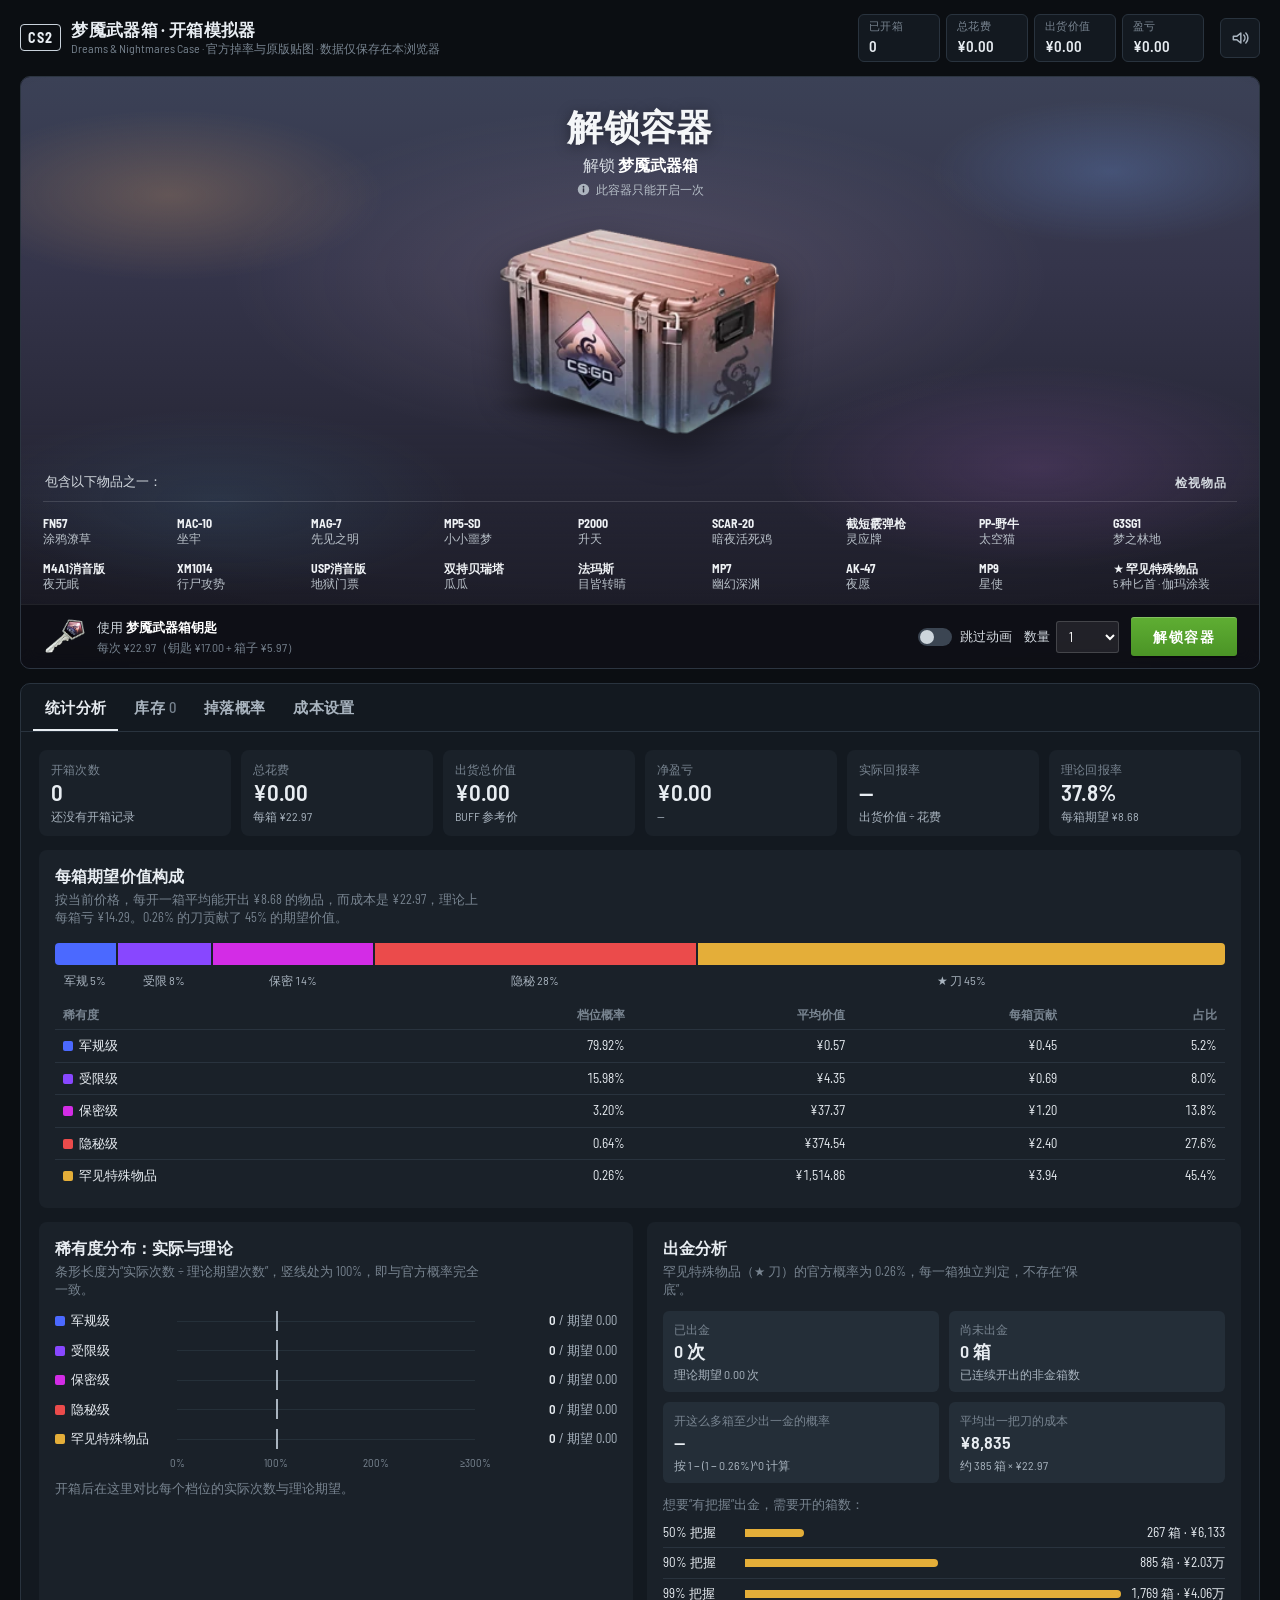
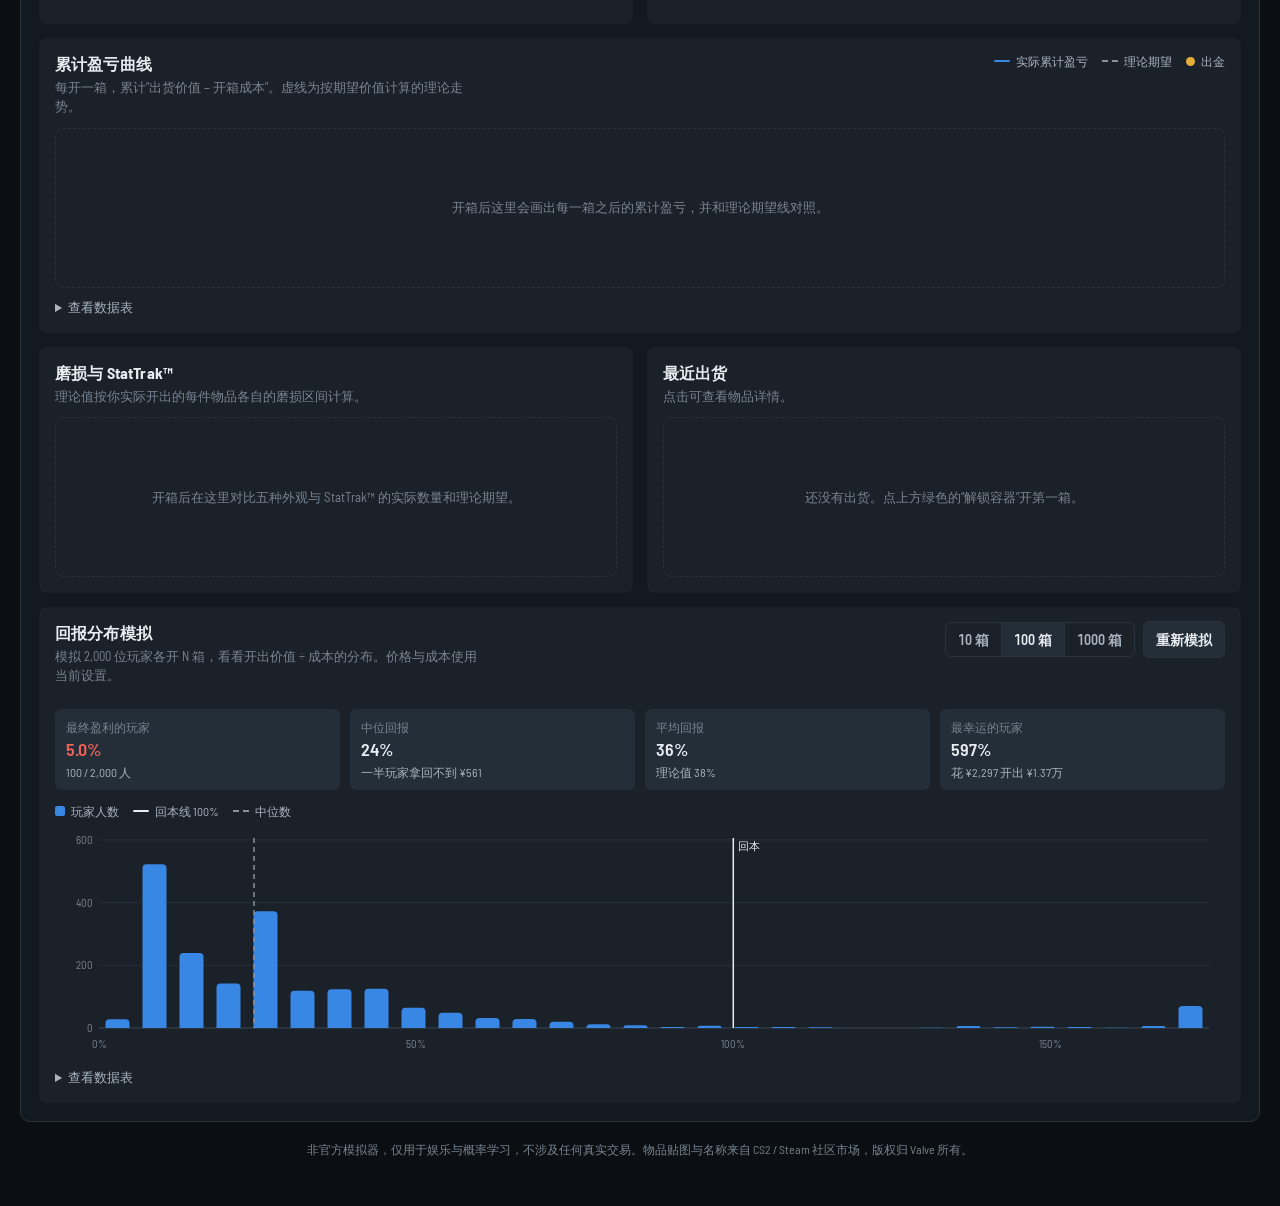
<file: static/vcw/csopnsmlt/index.html>
<!DOCTYPE html>
<html lang="zh-CN">
<head>
<meta charset="utf-8">
<meta name="viewport" content="width=device-width, initial-scale=1, viewport-fit=cover">
<title>梦魇武器箱开箱模拟器</title>
<meta name="claude:viewport-fit-sides" content="cover">
<meta name="description" content="CS2 梦魇武器箱开箱模拟：官方掉率、原版贴图、开箱动画、成本与结果统计">
<style>
/* Layout: the CS2 "解锁容器" screen is the hero and the simulator itself; an analysis desk with four tabs sits under it.
   One committed dark look, like the game UI. Rarity colours are Valve's own. */
:root {
  color-scheme: dark;
  --bg: #0b0e12;
  --surface: #131920;
  --surface-2: #1a2129;
  --surface-3: #242e38;
  --line: #29333e;
  --ink: #e8edf2;
  --ink-2: #a9b4bf;
  --ink-3: #788490;
  --go: #4b9426;
  --go-hi: #5fae33;
  --st: #cf6a32;
  --good: #3cc35a;
  --bad: #f0625a;
  --series: #3987e5;
  --ref: #8b9199;
  --grid: #253039;
  --axis: #3a4652;
  --marker: #f3c64a;
  --r0: #4b69ff; --r0-rgb: 75, 105, 255;
  --r1: #8847ff; --r1-rgb: 136, 71, 255;
  --r2: #d32ce6; --r2-rgb: 211, 44, 230;
  --r3: #eb4b4b; --r3-rgb: 235, 75, 75;
  --r4: #e4ae39; --r4-rgb: 228, 174, 57;
  --font-ui: "Barlow Semi Condensed", "PingFang SC", "Microsoft YaHei", "Noto Sans SC", "Hiragino Sans GB", system-ui, sans-serif;
  --font-mono: "JetBrains Mono", "Cascadia Mono", Consolas, "SFMono-Regular", Menlo, monospace;
  --radius: 6px;
}
* { box-sizing: border-box; }
[hidden] { display: none !important; }
body {
  margin: 0;
  background: var(--bg);
  color: var(--ink);
  font: 14px/1.5 var(--font-ui);
  padding-left: max(16px, env(safe-area-inset-left, 0px));
  padding-right: max(16px, env(safe-area-inset-right, 0px));
  padding-block: 14px 48px;
  -webkit-font-smoothing: antialiased;
}
button, input, select { font: inherit; color: inherit; }
button { cursor: pointer; }
:focus-visible { outline: 2px solid #8fb8ff; outline-offset: 2px; }
.r0 { --rc: var(--r0); --rc-rgb: var(--r0-rgb); }
.r1 { --rc: var(--r1); --rc-rgb: var(--r1-rgb); }
.r2 { --rc: var(--r2); --rc-rgb: var(--r2-rgb); }
.r3 { --rc: var(--r3); --rc-rgb: var(--r3-rgb); }
.r4 { --rc: var(--r4); --rc-rgb: var(--r4-rgb); }
.num { font-variant-numeric: tabular-nums; }
.show-sm { display: none; }
.mono { font-family: var(--font-mono); font-size: .92em; }
.good { color: var(--good); }
.bad { color: var(--bad); }
.muted { color: var(--ink-3); }
.app { max-width: 1240px; margin: 0 auto; display: grid; gap: 14px; }

/* ---------- top bar */
.topbar { display: flex; align-items: center; gap: 12px 16px; flex-wrap: wrap; }
.brand { display: flex; align-items: center; gap: 10px; margin-right: auto; min-width: 0; flex: 1 1 260px; }
.brand-mark { font-weight: 700; font-size: 14px; letter-spacing: .08em; padding: 2px 7px; border: 1.5px solid #c9d2db; border-radius: 4px; }
.brand-name { display: block; font-size: 17px; font-weight: 700; letter-spacing: .02em; line-height: 1.2; }
.brand-sub { display: block; color: var(--ink-3); font-size: 12px; }
.hud { display: flex; gap: 6px; flex-wrap: wrap; }
.hud-item { background: var(--surface); border: 1px solid var(--line); border-radius: var(--radius); padding: 3px 10px 4px; min-width: 82px; }
.hud-item span { display: block; font-size: 11px; color: var(--ink-3); letter-spacing: .04em; }
.hud-item b { display: block; font-weight: 600; font-size: 15px; font-variant-numeric: tabular-nums; white-space: nowrap; }
.icon-btn { width: 40px; height: 40px; border-radius: var(--radius); border: 1px solid var(--line); background: var(--surface); display: grid; place-items: center; color: var(--ink-2); }
.icon-btn:hover { color: var(--ink); border-color: #3b4855; }
.icon-btn svg { width: 20px; height: 20px; }
.icon-btn[aria-pressed="false"] .on, .icon-btn[aria-pressed="true"] .off { display: none; }

/* ---------- stage: the CS2 unlock-container screen */
.stage { position: relative; overflow: hidden; overflow: clip; border-radius: 10px; border: 1px solid #2c3541; isolation: isolate; background: #1b1c28; }
.stage-bg { position: absolute; inset: 0; z-index: -1; pointer-events: none;
  background:
    radial-gradient(46% 40% at 50% 34%, rgba(255, 214, 232, .13), transparent 72%),
    radial-gradient(24% 20% at 12% 20%, rgba(255, 186, 112, .22), transparent 72%),
    radial-gradient(20% 17% at 88% 16%, rgba(118, 168, 255, .22), transparent 72%),
    radial-gradient(30% 24% at 82% 66%, rgba(196, 112, 226, .17), transparent 72%),
    radial-gradient(28% 22% at 16% 72%, rgba(86, 160, 204, .13), transparent 72%),
    linear-gradient(180deg, #3b4156 0%, #35354b 32%, #2a2a3b 58%, #19192300 100%),
    #191923; }
.stage-bg::after { content: ""; position: absolute; inset: 0; background: radial-gradient(130% 95% at 50% 36%, transparent 52%, rgba(0, 0, 0, .5) 100%); }
.stage-head { text-align: center; padding: 22px 16px 0; position: relative; z-index: 3; }
.stage-title { margin: 0; font-size: clamp(26px, 3.4vw, 36px); font-weight: 600; letter-spacing: .01em; color: #f4f6f8; text-shadow: 0 2px 14px rgba(0, 0, 0, .4); text-wrap: balance; }
.stage-sub { margin: 0; font-size: 16px; color: #d6dbe1; }
.stage-sub b { font-weight: 700; color: #fff; }
.stage-note { margin: 3px 0 0; font-size: 12px; color: #b7c0c9; display: inline-flex; gap: 6px; align-items: center; }
.stage-note svg { width: 13px; height: 13px; }
.stage-center { position: relative; height: clamp(196px, 25vw, 262px); display: grid; place-items: center; transition: transform .5s cubic-bezier(.2, .8, .2, 1); }
.stage.spinning .stage-center { transform: translateY(var(--shift, 0px)); }
.case-floor { position: absolute; left: 50%; top: 78%; width: min(300px, 62%); height: 34px; transform: translate(-50%, -50%); background: radial-gradient(closest-side, rgba(0, 0, 0, .55), transparent); filter: blur(2px); transition: opacity .35s; }
.case-model { position: relative; width: min(312px, 64%); height: auto; transform-origin: 50% 80%; animation: caseIdle 6s ease-in-out infinite; transition: opacity .4s, transform .5s, filter .4s; filter: drop-shadow(0 16px 18px rgba(0, 0, 0, .45)); }
@keyframes caseIdle { 0%, 100% { translate: 0 0; rotate: -.5deg; } 50% { translate: 0 -6px; rotate: .5deg; } }
.disc { position: absolute; left: 50%; top: 60%; width: min(600px, 132vw); aspect-ratio: 1; border-radius: 50%; transform: translate(-50%, -50%) scale(.8); background: radial-gradient(closest-side, rgba(8, 10, 16, .66), rgba(8, 10, 16, .55) 84%, rgba(8, 10, 16, .0) 100%); opacity: 0; transition: opacity .4s, transform .6s cubic-bezier(.2, .8, .2, 1); pointer-events: none; z-index: 1; }
.reel-wrap { --tile-w: 150px; --tile-h: 112px; --tile-gap: 4px; position: absolute; left: 0; right: 0; top: 60%; height: var(--tile-h); margin-top: calc(var(--tile-h) / -2); opacity: 0; z-index: 2; pointer-events: none;
  -webkit-mask-image: linear-gradient(90deg, rgba(0,0,0,.16) 0%, rgba(0,0,0,.42) 20%, #000 34%, #000 66%, rgba(0,0,0,.42) 80%, rgba(0,0,0,.16) 100%);
  mask-image: linear-gradient(90deg, rgba(0,0,0,.16) 0%, rgba(0,0,0,.42) 20%, #000 34%, #000 66%, rgba(0,0,0,.42) 80%, rgba(0,0,0,.16) 100%); }
.reel { position: absolute; left: 0; top: 0; display: flex; gap: var(--tile-gap); will-change: transform; }
.tile { flex: 0 0 var(--tile-w); height: var(--tile-h); position: relative; border-radius: 2px; overflow: hidden;
  background: linear-gradient(180deg, rgba(222, 228, 236, .36) 0%, rgba(176, 184, 194, .26) 52%, rgba(var(--rc-rgb), .58) 100%);
  box-shadow: inset 0 -5px 0 var(--rc); transition: filter .3s, opacity .3s; }
.tile img { position: absolute; left: 6%; top: 5%; width: 88%; height: 82%; object-fit: contain; filter: drop-shadow(0 4px 5px rgba(0, 0, 0, .35)); }
.tile.r4 { background: linear-gradient(180deg, #f3d77f 0%, #d9ab3d 56%, #a97a1a 100%); }
.tile.r4 img { left: 15%; top: 8%; width: 70%; height: 80%; filter: drop-shadow(0 3px 4px rgba(70, 40, 0, .45)); }
.reel.landed .tile { filter: brightness(.55) saturate(.7); }
.reel.landed .tile.win { filter: none; box-shadow: inset 0 -5px 0 var(--rc), 0 0 0 2px rgba(255, 255, 255, .7), 0 0 26px rgba(var(--rc-rgb), .8); }
.marker { position: absolute; left: 50%; top: -7px; bottom: -7px; width: 2px; margin-left: -1px; background: var(--marker); box-shadow: 0 0 8px rgba(243, 198, 74, .8); }
.marker::before, .marker::after { content: ""; position: absolute; left: -5px; border: 6px solid transparent; }
.marker::before { top: -6px; border-top-color: var(--marker); }
.marker::after { bottom: -6px; border-bottom-color: var(--marker); }
.stage.spinning .disc { opacity: 1; transform: translate(-50%, -50%) scale(1); }
.stage.spinning .reel-wrap { opacity: 1; transition: opacity .25s .05s; }
.stage.spinning .case-model { opacity: .4; transform: translateY(-20px) scale(.93); filter: blur(1.5px) drop-shadow(0 16px 18px rgba(0, 0, 0, .45)); animation-play-state: paused; }
.stage.spinning .case-floor { opacity: 0; }
.stage.spinning .contents { opacity: 0; transform: translateY(10px); pointer-events: none; visibility: hidden; transition: opacity .25s, transform .25s, visibility 0s .25s; }

.contents { position: relative; z-index: 3; padding: 2px 22px 14px; transition: opacity .3s, transform .3s; }
.contents-head { display: flex; justify-content: space-between; align-items: center; gap: 12px; font-size: 13px; color: #d4dae0; padding: 4px 2px 6px; border-bottom: 1px solid rgba(255, 255, 255, .13); margin-bottom: 10px; }
.link-btn { background: none; border: 0; color: #d4dae0; font-weight: 700; letter-spacing: .08em; font-size: 12px; padding: 4px 8px; border-radius: 4px; }
.link-btn:hover { color: #fff; background: rgba(255, 255, 255, .08); }
.grid { display: grid; grid-template-columns: repeat(9, minmax(0, 1fr)); gap: 12px 10px; }
.card { display: flex; flex-direction: column; gap: 4px; background: none; border: 0; padding: 0; text-align: left; min-width: 0; color: inherit; }
.card-img { position: relative; display: block; aspect-ratio: 4 / 3; border-radius: 3px; overflow: hidden;
  background: linear-gradient(180deg, rgba(225, 231, 238, .30), rgba(165, 173, 183, .17) 58%, rgba(var(--rc-rgb), .42));
  box-shadow: inset 0 -3px 0 var(--rc); transition: transform .15s, box-shadow .15s; }
.card:hover .card-img, .card:focus-visible .card-img { transform: translateY(-2px); box-shadow: inset 0 -3px 0 var(--rc), 0 0 0 1px rgba(255, 255, 255, .4), 0 8px 16px rgba(0, 0, 0, .35); }
.card-img img { position: absolute; left: 6%; top: 7%; width: 88%; height: 80%; object-fit: contain; }
.card.r4 .card-img { background: linear-gradient(180deg, #f1d47a 0%, #d6a83b 56%, #a6771a 100%); }
.card.r4 .card-img img { left: 16%; top: 8%; width: 68%; height: 80%; }
.card-name { display: block; line-height: 1.25; min-width: 0; }
.card-name b { display: block; font-size: 12px; font-weight: 700; color: #eef1f4; overflow-wrap: anywhere; }
.card-name small { display: block; font-size: 11.5px; color: #b8c0c8; overflow-wrap: anywhere; }

.stage-foot { position: sticky; bottom: 0; z-index: 4; display: flex; align-items: center; justify-content: space-between; gap: 10px 18px; flex-wrap: wrap; padding: 12px 22px calc(12px + env(safe-area-inset-bottom, 0px)); background: rgba(14, 15, 22, .9); -webkit-backdrop-filter: blur(8px); backdrop-filter: blur(8px); border-top: 1px solid rgba(255, 255, 255, .08); border-radius: 0 0 10px 10px; }
.keyinfo { display: flex; align-items: center; gap: 10px; color: #d0d7de; font-size: 13px; min-width: 0; }
.keyinfo img { width: 44px; height: auto; flex: none; }
.keyinfo b { color: #fff; }
.keyinfo .cost { display: block; color: var(--ink-3); font-size: 12px; }
.actions { display: flex; align-items: center; gap: 10px 12px; flex-wrap: wrap; }
.qty { display: inline-flex; align-items: center; gap: 6px; font-size: 13px; color: #d0d7de; }
.qty select { background: rgba(255, 255, 255, .08); border: 1px solid rgba(255, 255, 255, .16); border-radius: 3px; padding: 6px 8px; color: #fff; }
.qty select option { background: #1a2129; }
.btn-go { background: linear-gradient(180deg, var(--go-hi), var(--go)); color: #fff; border: 0; border-radius: 3px; padding: 9px 22px; font-weight: 700; letter-spacing: .1em; font-size: 14px; box-shadow: 0 2px 0 rgba(0, 0, 0, .35), inset 0 1px 0 rgba(255, 255, 255, .22); white-space: nowrap; }
.btn-go:hover { filter: brightness(1.1); }
.btn-go:disabled { filter: grayscale(.7) brightness(.75); cursor: default; }
.btn-ghost { background: transparent; color: #d7dde3; border: 1px solid rgba(255, 255, 255, .2); border-radius: 3px; padding: 8px 16px; font-weight: 600; letter-spacing: .06em; white-space: nowrap; }
.btn-ghost:hover { background: rgba(255, 255, 255, .08); color: #fff; }
.spinner { width: 18px; height: 18px; border-radius: 50%; border: 2px solid rgba(255, 255, 255, .25); border-top-color: #fff; animation: spin 0.9s linear infinite; }
@keyframes spin { to { transform: rotate(360deg); } }
.switch { display: inline-flex; align-items: center; gap: 8px; font-size: 13px; color: #d4dae0; cursor: pointer; user-select: none; }
.switch input { appearance: none; -webkit-appearance: none; width: 34px; height: 18px; border-radius: 9px; background: #3b4552; position: relative; transition: background .2s; margin: 0; flex: none; cursor: pointer; }
.switch input::after { content: ""; position: absolute; top: 2px; left: 2px; width: 14px; height: 14px; border-radius: 50%; background: #cdd5dc; transition: transform .2s; }
.switch input:checked { background: var(--go); }
.switch input:checked::after { transform: translateX(16px); background: #fff; }
.live { position: absolute; width: 1px; height: 1px; overflow: hidden; clip: rect(0 0 0 0); white-space: nowrap; }

/* ---------- desk */
.desk { background: var(--surface); border: 1px solid var(--line); border-radius: 10px; min-width: 0; }
.tabs { display: flex; gap: 4px; padding: 0 12px; border-bottom: 1px solid var(--line); overflow-x: auto; scrollbar-width: none; }
.tab { background: none; border: 0; border-bottom: 2px solid transparent; padding: 12px 12px 10px; color: var(--ink-2); font-weight: 600; font-size: 15px; letter-spacing: .02em; white-space: nowrap; }
.tab:hover { color: var(--ink); }
.tab[aria-selected="true"] { color: var(--ink); border-bottom-color: var(--ink); }
.tab .count { color: var(--ink-3); font-weight: 500; margin-left: 4px; font-variant-numeric: tabular-nums; }
.tabpanel { padding: 18px; min-width: 0; }
.kpis { display: grid; grid-template-columns: repeat(6, minmax(0, 1fr)); gap: 10px; }
.kpi { background: var(--surface-2); border-radius: 8px; padding: 10px 12px 11px; min-width: 0; }
.kpi .lab { font-size: 12px; color: var(--ink-3); letter-spacing: .02em; }
.kpi .val { font-size: 23px; font-weight: 600; line-height: 1.25; overflow-wrap: anywhere; }
.kpi .sub { font-size: 12px; color: var(--ink-2); }
.cols { display: grid; grid-template-columns: repeat(2, minmax(0, 1fr)); gap: 14px; margin-top: 14px; }
.panel { background: var(--surface-2); border-radius: 8px; padding: 14px 16px 16px; min-width: 0; }
.panel.span-2 { grid-column: 1 / -1; }
.panel h3 { margin: 0; font-size: 16px; font-weight: 700; letter-spacing: .01em; text-wrap: balance; }
.panel .desc { margin: 2px 0 12px; color: var(--ink-3); font-size: 12.5px; max-width: 72ch; }
.panel-head { display: flex; justify-content: space-between; align-items: flex-start; gap: 8px 16px; flex-wrap: wrap; }
.legend { display: flex; flex-wrap: wrap; gap: 4px 14px; font-size: 12px; color: var(--ink-2); margin: 0 0 8px; }
.legend span { display: inline-flex; align-items: center; gap: 6px; }
.key-line { width: 16px; height: 2px; background: var(--series); border-radius: 1px; }
.key-dash { width: 16px; height: 0; border-top: 2px dashed var(--ref); }
.key-dot { width: 9px; height: 9px; border-radius: 50%; background: var(--r4); }
.key-bar { width: 10px; height: 10px; border-radius: 2px; background: var(--series); }
.chart { position: relative; min-height: 120px; }
.chart svg { display: block; width: 100%; height: auto; overflow: visible; }
.chart text { fill: var(--ink-3); font-size: 11px; font-family: var(--font-ui); }
.empty { display: grid; place-items: center; min-height: 160px; border: 1px dashed var(--line); border-radius: 8px; color: var(--ink-3); font-size: 13px; padding: 16px; text-align: center; }
details.table-view { margin-top: 10px; font-size: 12.5px; }
details.table-view summary { cursor: pointer; color: var(--ink-2); }
.table-wrap { overflow-x: auto; }
table { width: 100%; border-collapse: collapse; font-size: 13px; }
th, td { padding: 6px 8px; text-align: left; border-bottom: 1px solid var(--line); vertical-align: middle; }
th { color: var(--ink-3); font-weight: 600; font-size: 12px; white-space: nowrap; }
td.num, th.num { text-align: right; font-variant-numeric: tabular-nums; white-space: nowrap; }
tr:last-child td { border-bottom: 0; }
.swatch { display: inline-block; width: 10px; height: 10px; border-radius: 2px; background: var(--rc); margin-right: 6px; vertical-align: -1px; }

/* stacked EV bar */
.stack { display: flex; gap: 2px; height: 22px; margin: 4px 0 10px; }
.stack > div { background: var(--rc); min-width: 3px; }
.stack > div:first-child { border-radius: 4px 0 0 4px; }
.stack > div:last-child { border-radius: 0 4px 4px 0; }
.stack > div:hover { filter: brightness(1.2); }
.stack-labels { display: flex; gap: 2px; margin: -4px 0 10px; font-size: 12px; color: var(--ink-2); }
.stack-labels > span { min-width: 3px; overflow: hidden; white-space: nowrap; text-align: center; font-variant-numeric: tabular-nums; }
.stack-labels > span.off { visibility: hidden; }

/* ratio bars */
.ratio-rows { display: grid; gap: 10px; }
.ratio-row { display: grid; grid-template-columns: 112px minmax(0, 1fr) 132px; gap: 10px; align-items: center; font-size: 13px; }
.ratio-track { position: relative; height: 12px; }
.ratio-track::before { content: ""; position: absolute; left: 0; right: 0; top: 50%; height: 1px; background: var(--grid); }
.ratio-bar { position: absolute; left: 0; top: 1px; height: 10px; border-radius: 0 4px 4px 0; background: var(--rc); }
.ratio-ref { position: absolute; top: -4px; bottom: -4px; width: 1.5px; background: var(--ink-2); }
.ratio-axis { display: grid; grid-template-columns: 112px minmax(0, 1fr) 132px; gap: 10px; font-size: 11px; color: var(--ink-3); }
.ratio-axis .ticks { position: relative; height: 14px; }
.ratio-axis .ticks span { position: absolute; transform: translateX(-50%); white-space: nowrap; }
.ratio-val { text-align: right; font-variant-numeric: tabular-nums; color: var(--ink-2); white-space: nowrap; }
.ratio-val b { color: var(--ink); font-weight: 600; }

.facts { display: grid; grid-template-columns: repeat(2, minmax(0, 1fr)); gap: 10px; }
.fact { background: var(--surface-3); border-radius: 6px; padding: 9px 11px; min-width: 0; }
.fact .lab { font-size: 12px; color: var(--ink-3); }
.fact .val { font-size: 18px; font-weight: 600; overflow-wrap: anywhere; }
.fact .sub { font-size: 12px; color: var(--ink-2); }
.need { margin-top: 12px; }
.need-row { display: grid; grid-template-columns: 72px minmax(0, 1fr) auto; gap: 10px; align-items: center; font-size: 13px; padding: 5px 0; border-bottom: 1px solid var(--line); }
.need-row:last-child { border-bottom: 0; }
.need-bar { height: 8px; border-radius: 0 4px 4px 0; background: var(--r4); max-width: 100%; }

.recent { display: grid; gap: 6px; }
.recent-row { display: grid; grid-template-columns: 4px 54px minmax(0, 1fr) auto; gap: 10px; align-items: center; font-size: 13px; background: none; border: 0; padding: 4px 6px 4px 0; text-align: left; border-radius: 4px; color: inherit; }
.recent-row:hover { background: var(--surface-3); }
.recent-row .bar { align-self: stretch; background: var(--rc); border-radius: 2px; }
.recent-row img { width: 54px; height: 40px; object-fit: contain; }
.recent-row .nm { min-width: 0; line-height: 1.3; }
.recent-row .nm b { display: block; font-weight: 600; overflow-wrap: anywhere; }
.recent-row .nm span { color: var(--ink-3); font-size: 12px; }
.recent-row .pr { font-variant-numeric: tabular-nums; color: var(--ink-2); white-space: nowrap; }
.st-tag { display: inline-block; font-size: 11px; font-weight: 700; color: #fff; background: var(--st); border-radius: 2px; padding: 0 4px; margin-right: 4px; letter-spacing: .02em; vertical-align: 1px; }

.mc-controls { display: flex; align-items: center; gap: 8px; flex-wrap: wrap; }
.seg { display: inline-flex; border: 1px solid var(--line); border-radius: 6px; overflow: hidden; }
.seg button { background: transparent; border: 0; padding: 6px 12px; color: var(--ink-2); font-weight: 600; font-variant-numeric: tabular-nums; }
.seg button + button { border-left: 1px solid var(--line); }
.seg button[aria-pressed="true"] { background: var(--surface-3); color: var(--ink); }
.mc-summary { display: grid; grid-template-columns: repeat(4, minmax(0, 1fr)); gap: 10px; margin: 12px 0; }

/* inventory */
.toolbar { display: flex; gap: 8px 12px; align-items: center; flex-wrap: wrap; margin-bottom: 14px; }
.chips { display: flex; gap: 6px; flex-wrap: wrap; }
.chip { display: inline-flex; align-items: center; gap: 6px; background: var(--surface-2); border: 1px solid var(--line); border-radius: 999px; padding: 4px 11px; font-size: 13px; color: var(--ink-2); }
.chip .swatch { margin-right: 0; }
.chip[aria-pressed="true"] { border-color: #6b7a88; color: var(--ink); background: var(--surface-3); }
.select { background: var(--surface-2); border: 1px solid var(--line); border-radius: 6px; padding: 6px 10px; color: var(--ink); }
.inv-sum { margin-left: auto; color: var(--ink-2); font-size: 13px; }
.inv-grid { display: grid; grid-template-columns: repeat(auto-fill, minmax(150px, 1fr)); gap: 10px; }
.inv-card { position: relative; display: grid; gap: 6px; background: var(--surface-2); border: 0; border-radius: 6px; padding: 0 0 9px; text-align: left; color: inherit; overflow: hidden; min-width: 0; }
.inv-card:hover { background: var(--surface-3); }
.inv-img { position: relative; aspect-ratio: 4 / 3; background: linear-gradient(180deg, rgba(255, 255, 255, .06), rgba(var(--rc-rgb), .30)); box-shadow: inset 0 -3px 0 var(--rc); }
.inv-img img { position: absolute; left: 6%; top: 6%; width: 88%; height: 84%; object-fit: contain; }
.inv-meta { padding: 0 9px; display: grid; gap: 1px; font-size: 12.5px; line-height: 1.3; min-width: 0; }
.inv-meta b { font-weight: 600; overflow-wrap: anywhere; }
.inv-meta span { color: var(--ink-3); }
.inv-meta .pr { color: var(--ink); font-variant-numeric: tabular-nums; }
.inv-card .st-tag { position: absolute; top: 6px; left: 6px; }
.more { display: flex; justify-content: center; margin-top: 14px; }

/* odds */
.odds-table td img { width: 64px; height: 48px; object-fit: contain; display: block; }
.odds-item { display: flex; align-items: center; gap: 10px; min-width: 210px; }
.odds-item .nm b { display: block; font-weight: 600; }
.odds-item .nm span { color: var(--ink-3); font-size: 12px; }
.frange { position: relative; width: 110px; height: 6px; border-radius: 3px; background: var(--surface-3); }
.frange i { position: absolute; top: 0; bottom: 0; border-radius: 3px; background: var(--ink-2); }
.knife-head td { background: var(--surface-3); font-weight: 700; color: var(--ink); }
.est { color: var(--ink-3); font-size: 11px; margin-left: 2px; }
.notes { margin: 14px 0 0; padding-left: 18px; color: var(--ink-2); font-size: 13px; display: grid; gap: 6px; max-width: 90ch; }
.notes b { color: var(--ink); }

/* settings */
.form-grid { display: grid; grid-template-columns: repeat(2, minmax(0, 1fr)); gap: 14px; }
.field { background: var(--surface-2); border-radius: 8px; padding: 14px 16px; display: grid; gap: 8px; align-content: start; min-width: 0; }
.field > label, .field > .lab { font-weight: 700; font-size: 14px; }
.field .hint { color: var(--ink-3); font-size: 12.5px; }
.radio { display: flex; align-items: flex-start; gap: 8px; font-size: 13.5px; color: var(--ink-2); cursor: pointer; }
.radio input { margin: 3px 0 0; accent-color: var(--go-hi); }
.radio b { color: var(--ink); font-weight: 600; }
.money { display: flex; align-items: center; gap: 6px; }
.money input { width: 120px; background: var(--surface-3); border: 1px solid var(--line); border-radius: 6px; padding: 7px 10px; font-variant-numeric: tabular-nums; }
.btn-plain { background: var(--surface-3); border: 1px solid var(--line); border-radius: 6px; padding: 7px 12px; color: var(--ink); font-weight: 600; }
.btn-plain:hover { border-color: #4a5866; }
.btn-danger { background: transparent; border: 1px solid #6b3434; color: #ff9b94; border-radius: 6px; padding: 7px 12px; font-weight: 600; }
.btn-danger.armed { background: #8f2e2a; border-color: #b8413b; color: #fff; }

/* ---------- overlays */
.overlay { position: fixed; inset: 0; z-index: 60; display: flex; flex-direction: column; align-items: center; overflow-y: auto; overscroll-behavior: contain; -webkit-overflow-scrolling: touch;
  padding: max(16px, env(safe-area-inset-top, 0px)) max(16px, env(safe-area-inset-right, 0px)) max(16px, env(safe-area-inset-bottom, 0px)) max(16px, env(safe-area-inset-left, 0px)); }
.ov-backdrop { position: fixed; inset: 0; background: rgba(5, 7, 10, .8); backdrop-filter: blur(4px); -webkit-backdrop-filter: blur(4px); animation: fadeIn .25s ease both; }
@keyframes fadeIn { from { opacity: 0; } }
.overlay > .rv-card, .overlay > .modal-card { margin-block: auto; flex: none; }
.modal-card { position: relative; width: min(980px, 100%); background: var(--surface); border: 1px solid var(--line); border-radius: 10px; box-shadow: 0 30px 80px rgba(0, 0, 0, .6); animation: rise .3s cubic-bezier(.2, .8, .2, 1) both; }
@keyframes rise { from { opacity: 0; transform: translateY(14px); } }
.modal-head { display: flex; align-items: center; justify-content: space-between; gap: 12px; padding: 14px 18px; border-bottom: 1px solid var(--line); }
.modal-head h2 { margin: 0; font-size: 18px; font-weight: 700; }
.modal-body { padding: 16px 18px 18px; }
.close-x { width: 34px; height: 34px; border-radius: 6px; border: 1px solid var(--line); background: var(--surface-2); color: var(--ink-2); font-size: 18px; line-height: 1; }
.close-x:hover { color: var(--ink); }

.reveal { z-index: 70; }
.reveal .ov-backdrop { background: radial-gradient(70% 62% at 50% 38%, rgba(var(--rc-rgb), .30), rgba(5, 7, 11, .94) 72%); }
.rv-rays { position: fixed; left: 50%; top: 36%; width: 1400px; height: 1400px; margin: -700px 0 0 -700px; pointer-events: none;
  background: repeating-conic-gradient(from 0deg, rgba(var(--rc-rgb), .15) 0deg 5deg, transparent 5deg 15deg);
  -webkit-mask-image: radial-gradient(closest-side, #000 12%, transparent 62%); mask-image: radial-gradient(closest-side, #000 12%, transparent 62%);
  animation: spin 50s linear infinite, fadeIn .8s ease both; }
.reveal.r0 .rv-rays, .reveal.r1 .rv-rays { opacity: .55; }
.rv-card { position: relative; width: min(760px, 100%); display: grid; justify-items: center; text-align: center; gap: 4px; }
.rv-kicker { font-size: 13px; letter-spacing: .3em; color: rgba(255, 255, 255, .72); animation: rise .4s .1s both; }
.rv-img-wrap { position: relative; width: min(540px, 88vw); aspect-ratio: 4 / 3; perspective: 900px; margin: -6px 0 -10px; }
.rv-glow { position: absolute; inset: 12% 8%; border-radius: 50%; background: radial-gradient(closest-side, rgba(var(--rc-rgb), .55), transparent); filter: blur(10px); animation: glowIn .8s ease both; }
@keyframes glowIn { from { opacity: 0; transform: scale(.4); } }
.rv-sway { position: absolute; inset: 0; animation: sway 7s .6s ease-in-out infinite; transform-style: preserve-3d; }
@keyframes sway { 0%, 100% { transform: rotateY(-11deg) rotateZ(-1deg); } 50% { transform: rotateY(11deg) rotateZ(1deg) translateY(-8px); } }
.rv-img-wrap img { width: 100%; height: 100%; object-fit: contain; filter: drop-shadow(0 20px 28px rgba(0, 0, 0, .6)); animation: pop .6s cubic-bezier(.2, .9, .25, 1.15) both; }
@keyframes pop { from { opacity: 0; transform: scale(.7) translateY(24px); } }
.rv-sparks { position: absolute; inset: 0; pointer-events: none; }
.rv-sparks i { position: absolute; width: 6px; height: 6px; border-radius: 50%; background: #fff3c4; box-shadow: 0 0 10px 2px rgba(255, 210, 90, .85); opacity: 0; animation: spark 1.6s ease-out both; }
@keyframes spark { 0% { opacity: 0; transform: translate(0, 0) scale(.4); } 15% { opacity: 1; } 100% { opacity: 0; transform: translate(var(--dx), var(--dy)) scale(1); } }
.rv-tier { display: inline-flex; align-items: center; gap: 8px; font-size: 13px; font-weight: 700; letter-spacing: .08em; color: #fff; animation: rise .4s .25s both; }
.rv-tier .pill { background: var(--rc); padding: 2px 10px; border-radius: 2px; }
.reveal.r4 .rv-tier .pill { color: #2a1d00; }
.rv-name { margin: 6px 0 0; font-size: clamp(24px, 4vw, 36px); font-weight: 700; line-height: 1.15; text-wrap: balance; animation: rise .4s .3s both; }
.rv-en { color: var(--ink-3); font-size: 13px; animation: rise .4s .35s both; overflow-wrap: anywhere; }
.rv-specs { display: grid; grid-template-columns: repeat(4, minmax(0, 1fr)); gap: 8px; width: min(640px, 100%); margin: 12px 0 2px; animation: rise .4s .4s both; }
.rv-spec { background: rgba(255, 255, 255, .06); border: 1px solid rgba(255, 255, 255, .08); border-radius: 6px; padding: 7px 10px; text-align: left; min-width: 0; }
.rv-spec .lab { font-size: 11.5px; color: var(--ink-3); }
.rv-spec .val { font-size: 15px; font-weight: 600; overflow-wrap: anywhere; }
.wearbar { position: relative; width: min(640px, 100%); height: 6px; border-radius: 3px; margin: 10px 0 4px; animation: rise .4s .45s both;
  background: linear-gradient(90deg, #3eaa59 0 7%, #8cc63f 7% 15%, #e7c43f 15% 38%, #e88b35 38% 45%, #d8473c 45% 100%); }
.wearbar .out { position: absolute; top: 0; bottom: 0; background: rgba(8, 10, 14, .72); }
.wearbar .ptr { position: absolute; top: -5px; width: 3px; height: 16px; margin-left: -1.5px; background: #fff; border-radius: 1px; box-shadow: 0 0 0 2px rgba(0, 0, 0, .5); }
.wear-scale { position: relative; height: 16px; width: min(640px, 100%); font-size: 11px; color: var(--ink-3); animation: rise .4s .45s both; }
.wear-scale span { position: absolute; top: 0; text-align: center; white-space: nowrap; overflow: visible; }
.rv-flavor { margin: 8px 0 0; font-style: italic; color: var(--ink-2); font-size: 14px; animation: rise .4s .5s both; }
.rv-actions { display: flex; gap: 10px; justify-content: center; flex-wrap: wrap; margin-top: 14px; animation: rise .4s .55s both; }
.rv-actions .btn-go, .rv-actions .btn-ghost { padding: 10px 24px; }
.reveal.inspect .rv-kicker { visibility: hidden; }

.batch-tiers { display: grid; grid-template-columns: repeat(5, minmax(0, 1fr)); gap: 8px; margin: 12px 0 16px; }
.batch-tier { background: var(--surface-2); border-radius: 6px; padding: 8px 10px; box-shadow: inset 0 -3px 0 var(--rc); }
.batch-tier .lab { font-size: 12px; color: var(--ink-3); }
.batch-tier .val { font-size: 18px; font-weight: 600; font-variant-numeric: tabular-nums; }
.knife-grid { display: grid; grid-template-columns: repeat(auto-fill, minmax(150px, 1fr)); gap: 10px; }
.knife-sec + .knife-sec { margin-top: 18px; }
.knife-sec h3 { margin: 0 0 8px; font-size: 15px; }

.tip { position: fixed; z-index: 80; pointer-events: none; background: #0f141a; border: 1px solid #3a4652; border-radius: 6px; padding: 7px 10px; font-size: 12.5px; color: var(--ink-2); box-shadow: 0 8px 24px rgba(0, 0, 0, .45); max-width: 260px; }
.tip b { color: var(--ink); font-weight: 600; font-variant-numeric: tabular-nums; }
.tip .tr { display: flex; align-items: center; gap: 6px; white-space: nowrap; }
.tip .k { display: inline-block; width: 12px; height: 2px; }
.toast { position: fixed; left: 50%; bottom: max(20px, env(safe-area-inset-bottom, 0px)); transform: translateX(-50%); z-index: 90; background: #1f2831; border: 1px solid #3a4652; color: var(--ink); border-radius: 8px; padding: 9px 14px; font-size: 13px; box-shadow: 0 10px 30px rgba(0, 0, 0, .5); }
.footnote { color: var(--ink-3); font-size: 12px; text-align: center; margin: 4px 0 0; }

@media (max-width: 1020px) {
  .grid { grid-template-columns: repeat(6, minmax(0, 1fr)); }
  .kpis { grid-template-columns: repeat(3, minmax(0, 1fr)); }
}
@media (max-width: 900px) {
  .cols, .form-grid { grid-template-columns: minmax(0, 1fr); }
  .mc-summary { grid-template-columns: repeat(2, minmax(0, 1fr)); }
}
@media (max-width: 640px) {
  .item-detail { grid-template-columns: minmax(0, 1fr) !important; }
  .grid { grid-template-columns: repeat(3, minmax(0, 1fr)); gap: 10px 8px; }
  .contents, .stage-foot { padding-left: 12px; padding-right: 12px; }
  .reel-wrap { --tile-w: 104px; --tile-h: 78px; }
  .topbar .icon-btn { order: 1; }
  .hud { width: 100%; order: 2; }
  .hud-item b { font-size: 13px; }
  .rv-specs { grid-template-columns: repeat(2, minmax(0, 1fr)); }
  .batch-tiers { grid-template-columns: repeat(3, minmax(0, 1fr)); }
  .ratio-row, .ratio-axis { grid-template-columns: 96px minmax(0, 1fr) 100px; font-size: 12px; }
  .tabpanel { padding: 14px 12px; }
}
@media (max-width: 520px) {
  .kpis { grid-template-columns: repeat(2, minmax(0, 1fr)); }
  .facts { grid-template-columns: minmax(0, 1fr); }
}
/* ---------- touch & phone */
button, label, select, input, summary { touch-action: manipulation; }
body { -webkit-tap-highlight-color: transparent; }
.stage img { -webkit-touch-callout: none; -webkit-user-select: none; user-select: none; }
@media (hover: none) {
  .card:hover .card-img { transform: none; box-shadow: inset 0 -3px 0 var(--rc); }
  .inv-card:hover { background: var(--surface-2); }
  .recent-row:hover { background: none; }
  .card:active .card-img, .inv-card:active, .recent-row:active { filter: brightness(1.15); }
}
@media (max-width: 640px) {
  .hide-sm { display: none; }
  .show-sm { display: inline; }
  th, td { padding: 6px 6px; }
  td:first-child, th { white-space: nowrap; }
  #wearBox td.wear-bar-cell { width: auto !important; min-width: 56px; }
  #wearBox td.num { white-space: nowrap; }
  .brand-name { font-size: 16px; }
  .brand-mark { font-size: 13px; }
  .hud { display: grid; grid-template-columns: repeat(4, minmax(0, 1fr)); gap: 6px; }
  .hud-item { padding: 4px 8px 5px; }
  .hud-item span { font-size: 10.5px; }
  .stage { border-radius: 8px; }
  .stage-head { padding-top: 16px; }
  .stage-title { font-size: 24px; }
  .stage-sub { font-size: 14px; }
  .stage-center { height: 176px; }
  .case-model { width: min(236px, 66%); }
  .contents-head { font-size: 12px; margin-bottom: 8px; }
  .card-name b { font-size: 11.5px; }
  .card-name small { font-size: 11px; }
  .stage-foot { justify-content: flex-start; gap: 6px 10px; padding: 8px 12px calc(10px + env(safe-area-inset-bottom, 0px)); }
  .keyinfo { width: 100%; justify-content: flex-start; gap: 8px; font-size: 12px; }
  .keyinfo img { width: 30px; }
  .keyinfo > div { display: flex; flex-wrap: wrap; align-items: baseline; gap: 0 8px; min-width: 0; }
  .actions { width: 100%; flex-wrap: nowrap; gap: 10px; }
  #idleActions .btn-go { flex: 1 1 auto; min-height: 44px; padding-inline: 10px; }
  #spinActions { justify-content: center; }
  #skipBtn { flex: 1 1 auto; min-height: 44px; }
  .qty select { min-height: 40px; }
  .switch { font-size: 12.5px; gap: 6px; }
  select, input[type="number"] { font-size: 16px; }
  .tabs { padding: 0 4px; gap: 0; }
  .tab { flex: 1 0 auto; padding: 13px 8px 11px; font-size: 14px; }
  .panel { padding: 12px 12px 14px; }
  .panel h3 { font-size: 15px; }
  .kpi .val { font-size: 20px; }
  .facts { gap: 8px; }
  .fact .val { font-size: 16px; }
  .chips { flex-wrap: nowrap; overflow-x: auto; width: 100%; padding-bottom: 2px; scrollbar-width: none; }
  .chip { flex: none; min-height: 34px; }
  .inv-sum { margin-left: 0; width: 100%; }
  .inv-grid { grid-template-columns: repeat(2, minmax(0, 1fr)); gap: 8px; }
  .knife-grid { grid-template-columns: repeat(2, minmax(0, 1fr)); gap: 8px; }
  .odds-table .frange { display: none; }
  .odds-table td:first-child, .odds-table th:first-child { position: sticky; left: 0; z-index: 1; background: var(--surface-2); }
  .odds-table tr.knife-head td { background: var(--surface-3); }
  .odds-item { min-width: 168px; gap: 8px; }
  .odds-table td img { width: 48px; height: 36px; }
  .need-row { grid-template-columns: 64px minmax(0, 1fr) auto; font-size: 12.5px; }
  .recent-row { grid-template-columns: 4px 46px minmax(0, 1fr) auto; gap: 8px; }
  .recent-row img { width: 46px; height: 34px; }
  .overlay { padding: max(10px, env(safe-area-inset-top, 0px)) max(10px, env(safe-area-inset-right, 0px)) 0 max(10px, env(safe-area-inset-left, 0px)); }
  .modal-card { margin-bottom: max(10px, env(safe-area-inset-bottom, 0px)); }
  .modal-head { padding: 12px 14px; }
  .modal-head h2 { font-size: 16px; }
  .modal-body { padding: 12px 14px 16px; }
  .rv-kicker { font-size: 12px; }
  .rv-img-wrap { width: min(86vw, calc(40vh * 4 / 3)); margin: 0 0 -6px; }
  .rv-name { font-size: 22px; }
  .rv-en { font-size: 12px; }
  .rv-specs { gap: 6px; margin-top: 10px; }
  .rv-spec { padding: 6px 9px; }
  .rv-spec .val { font-size: 14px; }
  .wear-scale { font-size: 10px; }
  .rv-flavor { font-size: 13px; }
  .rv-actions { position: sticky; bottom: 0; z-index: 2; width: 100%; flex-wrap: nowrap; margin-top: 10px; padding: 14px 0 max(12px, env(safe-area-inset-bottom, 0px)); background: linear-gradient(180deg, rgba(5, 7, 11, 0), rgba(5, 7, 11, .94) 38%); }
  .rv-actions .btn-go, .rv-actions .btn-ghost { flex: 1 1 0; min-height: 46px; padding-inline: 8px; }
  .rv-actions .btn-ghost { flex: 0 1 34%; }
}
@media (max-width: 360px) {
  .reel-wrap { --tile-w: 94px; --tile-h: 70px; }
  .hud-item { padding-inline: 6px; }
}
@media (max-height: 520px) and (orientation: landscape) {
  .stage-center { height: 170px; }
  .overlay { padding-bottom: 0; }
  .rv-rays { left: 27%; top: 45%; }
  .rv-card { grid-template-columns: minmax(0, 1fr) minmax(0, 1.15fr); width: min(940px, 100%); column-gap: 22px; row-gap: 2px; justify-items: start; align-items: center; text-align: left; }
  .rv-card > * { grid-column: 2; }
  .rv-kicker { display: none; }
  .rv-img-wrap { grid-column: 1; grid-row: 1 / span 9; width: 100%; margin: 0; }
  .rv-name { font-size: 22px; margin-top: 2px; }
  .rv-specs { width: 100%; grid-template-columns: repeat(2, minmax(0, 1fr)); gap: 6px; margin-top: 6px; }
  .rv-spec { padding: 5px 9px; }
  .rv-spec .val { font-size: 14px; }
  .wearbar, .wear-scale { width: 100%; }
  .rv-flavor { margin-top: 4px; font-size: 13px; }
  .rv-actions { position: sticky; bottom: 0; z-index: 2; width: 100%; flex-wrap: nowrap; justify-content: flex-start; margin-top: 8px; padding: 10px 0 max(8px, env(safe-area-inset-bottom, 0px)); background: linear-gradient(180deg, rgba(5, 7, 11, 0), rgba(5, 7, 11, .94) 38%); }
  .rv-actions .btn-go, .rv-actions .btn-ghost { flex: 1 1 0; min-height: 44px; }
}
@media (prefers-reduced-motion: reduce) {
  .case-model, .rv-rays, .rv-sway { animation: none !important; }
}
</style>
</head>
<body>
<main class="app" id="app">
  <header class="topbar">
    <div class="brand">
      <span class="brand-mark" aria-hidden="true">CS2</span>
      <div>
        <span class="brand-name">梦魇武器箱 · 开箱模拟器</span>
        <span class="brand-sub">Dreams &amp; Nightmares Case<span class="hide-sm"> · 官方掉率与原版贴图 · 数据仅保存在本浏览器</span></span>
      </div>
    </div>
    <div class="hud" aria-label="本次会话汇总">
      <div class="hud-item"><span>已开箱</span><b id="hudN">0</b></div>
      <div class="hud-item"><span>总花费</span><b id="hudCost">¥0.00</b></div>
      <div class="hud-item"><span>出货价值</span><b id="hudVal">¥0.00</b></div>
      <div class="hud-item"><span>盈亏</span><b id="hudNet">¥0.00</b></div>
    </div>
    <button class="icon-btn" id="soundBtn" type="button" aria-pressed="true" aria-label="音效">
      <svg class="on" viewBox="0 0 24 24" fill="none" stroke="currentColor" stroke-width="1.8" stroke-linecap="round" stroke-linejoin="round" aria-hidden="true"><path d="M4 10v4h4l5 4V6L8 10H4z"/><path d="M16.5 8.5a5 5 0 0 1 0 7"/><path d="M19 6a8.5 8.5 0 0 1 0 12"/></svg>
      <svg class="off" viewBox="0 0 24 24" fill="none" stroke="currentColor" stroke-width="1.8" stroke-linecap="round" stroke-linejoin="round" aria-hidden="true"><path d="M4 10v4h4l5 4V6L8 10H4z"/><path d="M17 9.5l5 5M22 9.5l-5 5"/></svg>
    </button>
  </header>

  <section class="stage" id="stage" aria-label="解锁容器">
    <div class="stage-bg" aria-hidden="true"></div>
    <div class="stage-head">
      <h1 class="stage-title">解锁容器</h1>
      <p class="stage-sub">解锁 <b>梦魇武器箱</b></p>
      <p class="stage-note"><svg viewBox="0 0 16 16" aria-hidden="true"><circle cx="8" cy="8" r="7" fill="currentColor" opacity=".9"/><rect x="7.1" y="6.6" width="1.8" height="5.2" rx=".6" fill="#2b2b3b"/><circle cx="8" cy="4.6" r="1.1" fill="#2b2b3b"/></svg>此容器只能开启一次</p>
    </div>
    <div class="stage-center">
      <div class="disc" aria-hidden="true"></div>
      <div class="case-floor" aria-hidden="true"></div>
      <img class="case-model" id="caseModel" src="img/case.webp" alt="梦魇武器箱" width="268" height="203">
      <div class="reel-wrap" id="reelWrap" aria-hidden="true">
        <div class="reel" id="reel"></div>
        <div class="marker"></div>
      </div>
    </div>
    <div class="contents" id="contents">
      <div class="contents-head"><span>包含以下物品之一：</span><button class="link-btn" type="button" id="inspectAll">检视物品</button></div>
      <div class="grid" id="grid"></div>
    </div>
    <footer class="stage-foot">
      <div class="keyinfo">
        <img src="img/key.webp" alt="" width="235" height="198">
        <div><span>使用 <b>梦魇武器箱钥匙</b></span><span class="cost" id="costLabel"></span></div>
      </div>
      <div class="actions" id="idleActions">
        <label class="switch" for="skipToggle"><input type="checkbox" id="skipToggle">跳过动画</label>
        <label class="qty" for="qtySel">数量
          <select id="qtySel"><option value="1">1</option><option value="5">5</option><option value="10">10</option><option value="100">100</option><option value="1000">1000</option></select>
        </label>
        <button class="btn-go" type="button" id="openBtn">解锁容器</button>
      </div>
      <div class="actions" id="spinActions" hidden>
        <span class="spinner" aria-hidden="true"></span>
        <button class="btn-ghost" type="button" id="skipBtn">跳过动画</button>
      </div>
    </footer>
    <p class="live" id="live" aria-live="polite"></p>
  </section>

  <section class="desk" aria-label="分析">
    <div class="tabs" role="tablist" aria-label="分析视图">
      <button class="tab" role="tab" type="button" id="tab-stats" aria-controls="panel-stats" aria-selected="true">统计分析</button>
      <button class="tab" role="tab" type="button" id="tab-inv" aria-controls="panel-inv" aria-selected="false">库存<span class="count" id="invCount">0</span></button>
      <button class="tab" role="tab" type="button" id="tab-odds" aria-controls="panel-odds" aria-selected="false">掉落概率</button>
      <button class="tab" role="tab" type="button" id="tab-cost" aria-controls="panel-cost" aria-selected="false">成本设置</button>
    </div>

    <div class="tabpanel" role="tabpanel" id="panel-stats" aria-labelledby="tab-stats">
      <div class="kpis" id="kpis"></div>
      <div class="cols">
        <div class="panel span-2">
          <div class="panel-head">
            <div><h3>每箱期望价值构成</h3><p class="desc" id="evDesc"></p></div>
          </div>
          <div class="stack" id="evStack" role="img" aria-label="各稀有度对期望价值的贡献"></div>
          <div class="stack-labels" id="evStackLabels" aria-hidden="true"></div>
          <div class="table-wrap"><table id="evTable"></table></div>
        </div>
        <div class="panel">
          <h3>稀有度分布：实际与理论</h3>
          <p class="desc">条形长度为“实际次数 ÷ 理论期望次数”，竖线处为 100%，即与官方概率完全一致。</p>
          <div id="ratioBox"></div>
        </div>
        <div class="panel">
          <h3>出金分析</h3>
          <p class="desc">罕见特殊物品（★ 刀）的官方概率为 0.26%，每一箱独立判定，不存在“保底”。</p>
          <div id="goldBox"></div>
        </div>
        <div class="panel span-2">
          <div class="panel-head">
            <div><h3>累计盈亏曲线</h3><p class="desc">每开一箱，累计“出货价值 − 开箱成本”。虚线为按期望价值计算的理论走势。</p></div>
            <div class="legend" aria-hidden="true"><span><i class="key-line"></i>实际累计盈亏</span><span><i class="key-dash"></i>理论期望</span><span><i class="key-dot"></i>出金</span></div>
          </div>
          <div class="chart" id="plChart"></div>
          <details class="table-view" id="plTableView"><summary>查看数据表</summary><div class="table-wrap" id="plTable"></div></details>
        </div>
        <div class="panel">
          <h3>磨损与 StatTrak™</h3>
          <p class="desc">理论值按你实际开出的每件物品各自的磨损区间计算。</p>
          <div id="wearBox"></div>
        </div>
        <div class="panel">
          <h3>最近出货</h3>
          <p class="desc">点击可查看物品详情。</p>
          <div class="recent" id="recentBox"></div>
        </div>
        <div class="panel span-2">
          <div class="panel-head">
            <div><h3>回报分布模拟</h3><p class="desc">模拟 2,000 位玩家各开 N 箱，看看开出价值 ÷ 成本的分布。价格与成本使用当前设置。</p></div>
            <div class="mc-controls">
              <div class="seg" role="group" aria-label="每人开箱数" id="mcSeg">
                <button type="button" data-n="10" aria-pressed="false">10 箱</button>
                <button type="button" data-n="100" aria-pressed="true">100 箱</button>
                <button type="button" data-n="1000" aria-pressed="false">1000 箱</button>
              </div>
              <button class="btn-plain" type="button" id="mcRun">重新模拟</button>
            </div>
          </div>
          <div class="mc-summary" id="mcSummary"></div>
          <div class="legend" aria-hidden="true"><span><i class="key-bar"></i>玩家人数</span><span><i class="key-line" style="background:var(--ink)"></i>回本线 100%</span><span><i class="key-dash"></i>中位数</span></div>
          <div class="chart" id="mcChart"></div>
          <details class="table-view"><summary>查看数据表</summary><div class="table-wrap" id="mcTable"></div></details>
        </div>
      </div>
    </div>

    <div class="tabpanel" role="tabpanel" id="panel-inv" aria-labelledby="tab-inv" hidden>
      <div class="toolbar">
        <div class="chips" id="invChips" role="group" aria-label="按稀有度筛选"></div>
        <select class="select" id="invSort" aria-label="排序">
          <option value="new">最新获得</option>
          <option value="value">价值最高</option>
          <option value="rarity">稀有度最高</option>
          <option value="float">磨损最低</option>
        </select>
        <label class="switch" for="invST"><input type="checkbox" id="invST">只看 StatTrak™</label>
        <span class="inv-sum" id="invSum"></span>
      </div>
      <div class="inv-grid" id="invGrid"></div>
      <div class="more" id="invMore"></div>
    </div>

    <div class="tabpanel" role="tabpanel" id="panel-odds" aria-labelledby="tab-odds" hidden>
      <div class="panel">
        <h3>档位概率</h3>
        <p class="desc">Valve 对中国大陆公示的武器箱开启概率。先按档位判定，档位内各物品机会均等。</p>
        <div class="table-wrap"><table id="tierTable"></table></div>
      </div>
      <div class="panel" style="margin-top:14px">
        <div class="panel-head">
          <div><h3>武器皮肤（17 件）</h3><p class="desc" id="weaponDesc"></p></div>
          <label class="switch" for="oddsST"><input type="checkbox" id="oddsST">显示 StatTrak™ 价格</label>
        </div>
        <div class="table-wrap"><table class="odds-table" id="weaponTable"></table></div>
      </div>
      <div class="panel" style="margin-top:14px">
        <h3>罕见特殊物品（5 种匕首 × 6 种伽玛涂装）</h3>
        <p class="desc">与“激流大行动”武器箱相同的刀池。伽玛多普勒另分 P1–P4 与绿宝石五种相位。</p>
        <div class="table-wrap"><table class="odds-table" id="knifeTable"></table></div>
      </div>
      <ul class="notes" id="oddsNotes"></ul>
    </div>

    <div class="tabpanel" role="tabpanel" id="panel-cost" aria-labelledby="tab-cost" hidden>
      <div class="form-grid">
        <div class="field">
          <span class="lab">价格口径</span>
          <label class="radio"><input type="radio" name="src" value="buff" id="srcBuff"><span><b>BUFF 在售最低价</b><br>国内主流交易平台的即时挂单价，更接近能变现的价格。</span></label>
          <label class="radio"><input type="radio" name="src" value="steam" id="srcSteam"><span><b>Steam 社区市场 7 日均价</b><br>游戏内显示的价格，只能换成 Steam 钱包余额。</span></label>
          <span class="hint" id="srcHint"></span>
        </div>
        <div class="field">
          <span class="lab">单次开箱成本</span>
          <label class="money" for="keyPrice">钥匙 ¥ <input type="number" id="keyPrice" min="0" step="0.01" inputmode="decimal"></label>
          <label class="money" for="casePrice">武器箱 ¥ <input type="number" id="casePrice" min="0" step="0.01" inputmode="decimal"> <button class="btn-plain" type="button" id="caseReset">按口径默认</button></label>
          <span class="hint">官方钥匙售价约 ¥17（$2.49）。如果箱子是每周掉落免费得到的，把武器箱价格改成 0。</span>
        </div>
        <div class="field">
          <span class="lab">出货价值</span>
          <label class="switch" for="feeToggle"><input type="checkbox" id="feeToggle">按出售到手价计算</label>
          <span class="hint">开启后扣除出售手续费：BUFF 2.5%；Steam 社区市场约 13%（售价 ÷ 1.15）。</span>
        </div>
        <div class="field">
          <span class="lab">开箱动画</span>
          <label class="radio"><input type="radio" name="speed" value="normal" id="speedNormal"><span><b>原版节奏</b>（约 6 秒滚动）</span></label>
          <label class="radio"><input type="radio" name="speed" value="fast" id="speedFast"><span><b>快速</b>（约 2.5 秒滚动）</span></label>
          <label class="switch" for="skipToggle2"><input type="checkbox" id="skipToggle2">跳过动画，直接展示结果</label>
        </div>
        <div class="field">
          <span class="lab">记录</span>
          <span class="hint" id="dataHint"></span>
          <div><button class="btn-danger" type="button" id="resetBtn">清空全部记录</button></div>
        </div>
        <div class="field">
          <span class="lab">数据来源</span>
          <span class="hint" id="sourceHint"></span>
        </div>
      </div>
    </div>
  </section>
  <p class="footnote">非官方模拟器，仅用于娱乐与概率学习，不涉及任何真实交易。物品贴图与名称来自 CS2 / Steam 社区市场，版权归 Valve 所有。</p>
</main>

<div class="overlay reveal" id="reveal" role="dialog" aria-modal="true" aria-labelledby="rvName" hidden>
  <div class="ov-backdrop" data-close></div>
  <div class="rv-rays" aria-hidden="true"></div>
  <div class="rv-card">
    <div class="rv-kicker">已 解 锁</div>
    <div class="rv-img-wrap">
      <div class="rv-glow" aria-hidden="true"></div>
      <div class="rv-sway"><img id="rvImg" alt=""></div>
      <div class="rv-sparks" id="rvSparks" aria-hidden="true"></div>
    </div>
    <div class="rv-tier"><span class="pill" id="rvTier"></span><span class="st-tag" id="rvST">StatTrak™</span></div>
    <h2 class="rv-name" id="rvName"></h2>
    <div class="rv-en" id="rvEn"></div>
    <div class="rv-specs">
      <div class="rv-spec"><div class="lab">外观</div><div class="val" id="rvWear"></div></div>
      <div class="rv-spec"><div class="lab">磨损度</div><div class="val mono" id="rvFloat"></div></div>
      <div class="rv-spec"><div class="lab">图案模板</div><div class="val num" id="rvSeed"></div></div>
      <div class="rv-spec"><div class="lab" id="rvPriceLab">参考价</div><div class="val num" id="rvPrice"></div></div>
    </div>
    <div class="wearbar" id="rvWearbar" aria-hidden="true"></div>
    <div class="wear-scale" aria-hidden="true"><span style="left:0;width:7%">崭新</span><span style="left:7%;width:8%">略磨</span><span style="left:15%;width:23%">久经沙场</span><span style="left:38%;width:7%">破损</span><span style="left:45%;width:55%">战痕累累</span></div>
    <p class="rv-flavor" id="rvFlavor"></p>
    <div class="rv-actions">
      <button class="btn-ghost" type="button" id="rvClose">收下</button>
      <button class="btn-go" type="button" id="rvAgain">再开一个</button>
    </div>
  </div>
</div>

<div class="overlay" id="modal" role="dialog" aria-modal="true" aria-labelledby="modalTitle" hidden>
  <div class="ov-backdrop" data-close></div>
  <div class="modal-card">
    <div class="modal-head"><h2 id="modalTitle"></h2><button class="close-x" type="button" data-close aria-label="关闭">×</button></div>
    <div class="modal-body" id="modalBody"></div>
  </div>
</div>

<div class="tip" id="tip" role="tooltip" hidden></div>
<div class="toast" id="toast" role="status" hidden></div>

<noscript><p style="text-align:center;color:#e8edf2">需要启用 JavaScript 才能开箱。</p></noscript>

<script>
(function () {
  try {
    var l = document.createElement('link');
    l.rel = 'stylesheet';
    l.href = 'https://fonts.googleapis.com/css2?family=Barlow+Semi+Condensed:wght@500;600;700&family=JetBrains+Mono:wght@500&display=swap';
    document.head.appendChild(l);
  } catch (e) { /* fonts are optional */ }
})();
</script>
<script>
(() => {
'use strict';
const DATA = {"meta":{"priceDate":"2026-10-18","fx":6.7029,"caseZh":"梦魇武器箱","caseEn":"Dreams & Nightmares Case","keyZh":"梦魇武器箱钥匙","keyDescZh":"该钥匙只能打开梦魇武器箱","casePrice":{"steam":12.4,"buff":5.97},"stRatio":{"0":1.1470182116733842,"1":1.0700944799230165,"2":0.9475518463868557,"3":0.9848069327972835,"4":1.163322445170322},"globalBuffSteamRatio":0.613275984355993,"phaseWeight":{"p1":0.2375,"p2":0.2375,"p3":0.2375,"p4":0.2375,"emerald":0.05}},"items":[{"k":"fiveseven_scrawl","tier":0,"w":1,"wz":"FN57","sz":"涂鸦潦草","we":"Five-SeveN","se":"Scrawl","min":0,"max":1,"img":"img/w_fiveseven_scrawl.webp","fz":"空前绝后","fe":"The first and the last","mh":"Five-SeveN | Scrawl","wears":[0,1,2,3,4],"price":{"buff":[[3.28,6.03],[0.87,1.01],[0.34,0.47],[0.34,0.4],[0.34,0.47]],"steam":[[10.19,11.39],[1.74,2.08],[0.74,0.87],[0.67,0.74],[0.67,0.8]]},"est":{"buff":[[false,false],[false,false],[false,false],[false,false],[false,false]],"steam":[[false,false],[false,false],[false,false],[false,false],[false,false]]}},{"k":"mac10_ensnared","tier":0,"w":1,"wz":"MAC-10","sz":"坐牢","we":"MAC-10","se":"Ensnared","min":0,"max":0.9,"img":"img/w_mac10_ensnared.webp","fz":"他们还没找到那个他们无法糊弄的人","fe":"They have yet to find someone they cannot fool","mh":"MAC-10 | Ensnared","wears":[0,1,2,3,4],"price":{"buff":[[3.15,4.56],[0.74,0.87],[0.34,0.4],[0.34,0.4],[0.34,0.47]],"steam":[[8.65,8.91],[1.54,1.68],[0.74,0.8],[0.6,0.74],[0.67,0.8]]},"est":{"buff":[[false,false],[false,false],[false,false],[false,false],[false,false]],"steam":[[false,false],[false,false],[false,false],[false,false],[false,false]]}},{"k":"mag7_foresight","tier":0,"w":1,"wz":"MAG-7","sz":"先见之明","we":"MAG-7","se":"Foresight","min":0,"max":0.7,"img":"img/w_mag7_foresight.webp","fz":"对此，我已有良好的感觉……","fe":"I've got a good feeling about this...","mh":"MAG-7 | Foresight","wears":[0,1,2,3,4],"price":{"buff":[[1.27,1.61],[0.6,0.67],[0.34,0.34],[0.34,0.4],[0.34,0.47]],"steam":[[3.82,3.55],[1.27,1.41],[0.67,0.74],[0.6,0.74],[0.6,0.74]]},"est":{"buff":[[false,false],[false,false],[false,false],[false,false],[false,false]],"steam":[[false,false],[false,false],[false,false],[false,false],[false,false]]}},{"k":"mp5sd_necrojr","tier":0,"w":1,"wz":"MP5-SD","sz":"小小噩梦","we":"MP5-SD","se":"Necro Jr.","min":0,"max":1,"img":"img/w_mp5sd_necrojr.webp","fz":"游戏时间结束！","fe":"Playtime is over!","mh":"MP5-SD | Necro Jr.","wears":[0,1,2,3,4],"price":{"buff":[[3.08,3.49],[0.87,0.8],[0.4,0.4],[0.34,0.4],[0.34,0.34]],"steam":[[8.24,8.18],[1.61,2.68],[0.8,0.8],[0.6,0.74],[0.6,0.8]]},"est":{"buff":[[false,false],[false,false],[false,false],[false,false],[false,false]],"steam":[[false,false],[false,false],[false,false],[false,false],[false,false]]}},{"k":"p2000_liftedspirits","tier":0,"w":1,"wz":"P2000","sz":"升天","we":"P2000","se":"Lifted Spirits","min":0,"max":1,"img":"img/w_p2000_liftedspirits.webp","fz":"许多迷失的灵魂不希望被发现","fe":"Many lost souls do not wish to be found","mh":"P2000 | Lifted Spirits","wears":[0,1,2,3,4],"price":{"buff":[[3.02,3.28],[0.8,0.74],[0.34,0.4],[0.34,0.4],[0.34,0.47]],"steam":[[10.05,7.44],[1.68,1.81],[0.74,0.74],[0.67,0.67],[0.67,0.8]]},"est":{"buff":[[false,false],[false,false],[false,false],[false,false],[false,false]],"steam":[[false,false],[false,false],[false,false],[false,false],[false,false]]}},{"k":"scar20_poultrygeist","tier":0,"w":1,"wz":"SCAR-20","sz":"暗夜活死鸡","we":"SCAR-20","se":"Poultrygeist","min":0,"max":0.57,"img":"img/w_scar20_poultrygeist.webp","fz":"小鸡乘着鲨鱼去战斗……","fe":"A chicken rides a shark into battle...","mh":"SCAR-20 | Poultrygeist","wears":[0,1,2,3,4],"price":{"buff":[[1.14,1.74],[0.67,0.67],[0.34,0.34],[0.34,0.47],[0.34,0.47]],"steam":[[3.49,3.42],[1.27,1.41],[0.67,0.74],[0.6,0.74],[0.54,0.8]]},"est":{"buff":[[false,false],[false,false],[false,false],[false,false],[false,false]],"steam":[[false,false],[false,false],[false,false],[false,false],[false,false]]}},{"k":"sawedoff_spiritboard","tier":0,"w":1,"wz":"截短霰弹枪","sz":"灵应牌","we":"Sawed-Off","se":"Spirit Board","min":0,"max":1,"img":"img/w_sawedoff_spiritboard.webp","fz":"得了吧，我知道你在动它……","fe":"\\\"Come on, I know you're moving it...\\\"","mh":"Sawed-Off | Spirit Board","wears":[0,1,2,3,4],"price":{"buff":[[3.08,3.49],[0.8,0.8],[0.47,0.4],[0.34,0.34],[0.4,0.47]],"steam":[[8.31,7.31],[1.68,1.68],[0.74,0.8],[0.6,0.67],[0.6,0.74]]},"est":{"buff":[[false,false],[false,false],[false,false],[false,false],[false,false]],"steam":[[false,false],[false,false],[false,false],[false,false],[false,false]]}},{"k":"ppbizon_spacecat","tier":1,"w":1,"wz":"PP-野牛","sz":"太空猫","we":"PP-Bizon","se":"Space Cat","min":0,"max":0.67,"img":"img/w_ppbizon_spacecat.webp","fz":"创造之爪","fe":"The paws of creation","mh":"PP-Bizon | Space Cat","wears":[0,1,2,3,4],"price":{"buff":[[7.84,9.72],[3.95,4.76],[3.35,3.02],[3.22,3.49],[3.28,3.02]],"steam":[[15.89,15.48],[6.77,7.04],[5.43,5.03],[4.96,4.96],[4.96,4.89]]},"est":{"buff":[[false,false],[false,false],[false,false],[false,false],[false,false]],"steam":[[false,false],[false,false],[false,false],[false,false],[false,false]]}},{"k":"g3sg1_dreamglade","tier":1,"w":1,"wz":"G3SG1","sz":"梦之林地","we":"G3SG1","se":"Dream Glade","min":0,"max":1,"img":"img/w_g3sg1_dreamglade.webp","fz":"就在那儿，林中空地！","fe":"\\\"There, a clearing in the forest!\\\"","mh":"G3SG1 | Dream Glade","wears":[0,1,2,3,4],"price":{"buff":[[15.35,19.1],[4.89,4.96],[3.49,3.02],[3.35,2.95],[3.08,2.95]],"steam":[[38.68,28.76],[9.18,8.85],[5.9,5.5],[5.5,4.69],[4.96,4.83]]},"est":{"buff":[[false,false],[false,false],[false,false],[false,false],[false,false]],"steam":[[false,false],[false,false],[false,false],[false,false],[false,false]]}},{"k":"m4a1s_nightterror","tier":1,"w":1,"wz":"M4A1消音版","sz":"夜无眠","we":"M4A1-S","se":"Night Terror","min":0,"max":0.7,"img":"img/w_m4a1s_nightterror.webp","fz":"在柔和夜色的笼罩下，正是我寻找光明的时候","fe":"In the bosom of the gentle night, is when I search for the light","mh":"M4A1-S | Night Terror","wears":[0,1,2,3,4],"price":{"buff":[[8.98,22.86],[4.69,9.92],[3.35,5.97],[3.42,10.72],[4.02,11.66]],"steam":[[24.06,41.83],[8.45,18.23],[5.9,10.72],[6.43,14.88],[6.57,19.51]]},"est":{"buff":[[false,false],[false,false],[false,false],[false,false],[false,false]],"steam":[[false,false],[false,false],[false,false],[false,false],[false,false]]}},{"k":"xm1014_zombieoffensive","tier":1,"w":1,"wz":"XM1014","sz":"行尸攻势","we":"XM1014","se":"Zombie Offensive","min":0,"max":0.5,"img":"img/w_xm1014_zombieoffensive.webp","fz":"“亡灵游戏”","fe":"\\\"Undead game\\\"","mh":"XM1014 | Zombie Offensive","wears":[0,1,2,3,4],"price":{"buff":[[5.56,6.9],[3.55,3.75],[3.35,3.49],[3.08,3.22],[3.15,3.28]],"steam":[[13.2,12.53],[6.17,6.23],[5.3,4.96],[5.03,4.76],[4.96,5.03]]},"est":{"buff":[[false,false],[false,false],[false,false],[false,false],[false,false]],"steam":[[false,false],[false,false],[false,false],[false,false],[false,false]]}},{"k":"usps_tickettohell","tier":1,"w":1,"wz":"USP消音版","sz":"地狱门票","we":"USP-S","se":"Ticket to Hell","min":0,"max":0.76,"img":"img/w_usps_tickettohell.webp","fz":"设计师之死","fe":"Designer death","mh":"USP-S | Ticket to Hell","wears":[0,1,2,3,4],"price":{"buff":[[9.92,27.41],[4.96,10.72],[3.28,3.82],[3.08,6.03],[3.08,3.42]],"steam":[[30.23,50.94],[9.05,19.24],[5.7,7.17],[5.63,8.91],[5.23,5.7]]},"est":{"buff":[[false,false],[false,false],[false,false],[false,false],[false,false]],"steam":[[false,false],[false,false],[false,false],[false,false],[false,false]]}},{"k":"dualberettas_melondrama","tier":2,"w":1,"wz":"双持贝瑞塔","sz":"瓜瓜","we":"Dual Berettas","se":"Melondrama","min":0,"max":1,"img":"img/w_dualberettas_melondrama.webp","fz":"美梦……","fe":"Sweet dreams...","mh":"Dual Berettas | Melondrama","wears":[0,1,2,3,4],"price":{"buff":[[80.03,87.14],[40.42,42.7],[35.79,31.97],[34.86,31.77],[32.64,31.24]],"steam":[[179.64,195.32],[69.38,67.57],[57.98,52.15],[55.37,49.27],[51.55,49.8]]},"est":{"buff":[[false,false],[false,false],[false,false],[false,false],[false,false]],"steam":[[false,false],[false,false],[false,false],[false,false],[false,false]]}},{"k":"famas_rapideyemovement","tier":2,"w":1,"wz":"法玛斯","sz":"目皆转睛","we":"FAMAS","se":"Rapid Eye Movement","min":0,"max":1,"img":"img/w_famas_rapideyemovement.webp","fz":"做梦的人由于眼睛过多，而陷入癫狂","fe":"Frantic are the eyes of the dreamer","mh":"FAMAS | Rapid Eye Movement","wears":[0,1,2,3,4],"price":{"buff":[[80.5,92.97],[40.42,43.64],[35.46,32.78],[34.86,31.77],[31.91,30.03]],"steam":[[225.55,204.17],[69.04,69.11],[57.78,53.02],[55.37,51.08],[51.14,49.27]]},"est":{"buff":[[false,false],[false,false],[false,false],[false,false],[false,false]],"steam":[[false,false],[false,false],[false,false],[false,false],[false,false]]}},{"k":"mp7_abyssalapparition","tier":2,"w":1,"wz":"MP7","sz":"幽幻深渊","we":"MP7","se":"Abyssal Apparition","min":0,"max":1,"img":"img/w_mp7_abyssalapparition.webp","fz":"你无法逃避自己的命运","fe":"You cannot escape your destiny","mh":"MP7 | Abyssal Apparition","wears":[0,1,2,3,4],"price":{"buff":[[82.65,99.27],[41.36,42.09],[35.86,32.17],[34.79,31.24],[31.97,30.5]],"steam":[[185.47,168.11],[68.84,66.96],[57.85,51.88],[54.96,48.8],[50.88,48.73]]},"est":{"buff":[[false,false],[false,false],[false,false],[false,false],[false,false]],"steam":[[false,false],[false,false],[false,false],[false,false],[false,false]]}},{"k":"ak47_nightwish","tier":3,"w":1,"wz":"AK-47","sz":"夜愿","we":"AK-47","se":"Nightwish","min":0,"max":1,"img":"img/w_ak47_nightwish.webp","fz":"我一直在为一个特殊的场合留着这个…… - 军火商布兹","fe":"I've been saving this for a special occasion... – Booth, Arms Dealer","mh":"AK-47 | Nightwish","wears":[0,1,2,3,4],"price":{"buff":[[662.98,774.79],[398.96,399.49],[354.99,330.92],[352.51,325.02],[335.01,329.45]],"steam":[[1106.18,1146.93],[672.9,703.6],[601.72,586.97],[572.23,552.59],[563.58,556.27]]},"est":{"buff":[[false,false],[false,false],[false,false],[false,false],[false,false]],"steam":[[false,false],[false,false],[false,false],[false,false],[false,false]]}},{"k":"mp9_starlightprotector","tier":3,"w":1,"wz":"MP9","sz":"星使","we":"MP9","se":"Starlight Protector","min":0,"max":0.8,"img":"img/w_mp9_starlightprotector.webp","fz":"若神灵选择你，愿神灵保护你","fe":"May the deity protect you, should the deity select you","mh":"MP9 | Starlight Protector","wears":[0,1,2,3,4],"price":{"buff":[[565.99,509.89],[395.0,383.47],[357.0,347.01],[350.03,344.53],[336.02,336.02]],"steam":[[945.31,917.49],[679.47,672.97],[598.37,589.59],[585.3,590.99],[586.91,579.8]]},"est":{"buff":[[false,false],[false,false],[false,false],[false,false],[false,false]],"steam":[[false,false],[false,false],[false,false],[false,false],[false,false]]}},{"k":"butterfly_gd_p1","tier":4,"w":0.2375,"knife":"butterfly","fin":"gd","wz":"蝴蝶刀","sz":"伽玛多普勒","we":"Butterfly Knife","se":"Gamma Doppler","ph":"p1","phz":"P1","phe":"Phase 1","min":0,"max":0.08,"img":"img/k_butterfly_gd_p1.webp","fz":"","fe":"","mh":"★ Butterfly Knife | Gamma Doppler","wears":[0,1],"price":{"buff":[[10499.96,10599.97],[12000.0,15999.49],[null,null],[null,null],[null,null]],"steam":[[12612.7,12239.26],[12871.95,11230.17],[null,null],[null,null],[null,null]]},"est":{"buff":[[false,false],[false,false],[false,false],[false,false],[false,false]],"steam":[[false,false],[false,false],[false,false],[false,false],[false,false]]}},{"k":"butterfly_gd_p2","tier":4,"w":0.2375,"knife":"butterfly","fin":"gd","wz":"蝴蝶刀","sz":"伽玛多普勒","we":"Butterfly Knife","se":"Gamma Doppler","ph":"p2","phz":"P2","phe":"Phase 2","min":0,"max":0.08,"img":"img/k_butterfly_gd_p2.webp","fz":"","fe":"","mh":"★ Butterfly Knife | Gamma Doppler","wears":[0,1],"price":{"buff":[[12999.4,13699.99],[13487.98,17456.5],[null,null],[null,null],[null,null]],"steam":[[15615.07,15818.7],[14468.05,12252.86],[null,null],[null,null],[null,null]]},"est":{"buff":[[false,false],[false,false],[false,false],[false,false],[false,false]],"steam":[[false,false],[false,false],[false,false],[false,false],[false,false]]}},{"k":"butterfly_gd_p3","tier":4,"w":0.2375,"knife":"butterfly","fin":"gd","wz":"蝴蝶刀","sz":"伽玛多普勒","we":"Butterfly Knife","se":"Gamma Doppler","ph":"p3","phz":"P3","phe":"Phase 3","min":0,"max":0.08,"img":"img/k_butterfly_gd_p3.webp","fz":"","fe":"","mh":"★ Butterfly Knife | Gamma Doppler","wears":[0,1],"price":{"buff":[[10167.96,10349.95],[10961.86,15999.49],[null,null],[null,null],[null,null]],"steam":[[12213.9,11950.57],[11758.37,11230.17],[null,null],[null,null],[null,null]]},"est":{"buff":[[false,false],[false,false],[false,false],[false,false],[false,false]],"steam":[[false,false],[false,false],[false,false],[false,false],[false,false]]}},{"k":"butterfly_gd_p4","tier":4,"w":0.2375,"knife":"butterfly","fin":"gd","wz":"蝴蝶刀","sz":"伽玛多普勒","we":"Butterfly Knife","se":"Gamma Doppler","ph":"p4","phz":"P4","phe":"Phase 4","min":0,"max":0.08,"img":"img/k_butterfly_gd_p4.webp","fz":"","fe":"","mh":"★ Butterfly Knife | Gamma Doppler","wears":[0,1],"price":{"buff":[[10100.0,9996.91],[11000.0,15499.99],[null,null],[null,null],[null,null]],"steam":[[12132.26,11542.93],[11799.28,10879.57],[null,null],[null,null],[null,null]]},"est":{"buff":[[false,false],[false,false],[false,false],[false,false],[false,false]],"steam":[[false,false],[false,false],[false,false],[false,false],[false,false]]}},{"k":"butterfly_gd_emerald","tier":4,"w":0.05,"knife":"butterfly","fin":"gd","wz":"蝴蝶刀","sz":"伽玛多普勒","we":"Butterfly Knife","se":"Gamma Doppler","ph":"emerald","phz":"绿宝石","phe":"Emerald","min":0,"max":0.08,"img":"img/k_butterfly_gd_emerald.webp","fz":"","fe":"","mh":"★ Butterfly Knife | Gamma Doppler","wears":[0,1],"price":{"buff":[[43899.91,40999.9],[47776.93,49998.87],[null,null],[null,null],[null,null]],"steam":[[52733.19,47340.55],[51248.52,35094.62],[null,null],[null,null],[null,null]]},"est":{"buff":[[false,false],[false,false],[false,false],[false,false],[false,false]],"steam":[[false,false],[false,false],[false,false],[false,false],[false,false]]}},{"k":"butterfly_lore","tier":4,"w":1.0,"knife":"butterfly","fin":"lore","wz":"蝴蝶刀","sz":"传说","we":"Butterfly Knife","se":"Lore","ph":null,"phz":null,"phe":null,"min":0,"max":1,"img":"img/k_butterfly_lore.webp","fz":"","fe":"","mh":"★ Butterfly Knife | Lore","wears":[0,1,2,3,4],"price":{"buff":[[11000.0,14199.49],[5399.52,5679.97],[3739.48,3900.02],[3239.98,4029.98],[2994.99,3199.96]],"steam":[[18339.52,23673.8],[9339.22,8800.24],[6420.98,6744.79],[5492.02,5635.06],[4912.62,5164.99]]},"est":{"buff":[[false,false],[false,false],[false,false],[false,false],[false,false]],"steam":[[true,true],[false,false],[false,false],[false,false],[false,false]]}},{"k":"butterfly_autotronic","tier":4,"w":1.0,"knife":"butterfly","fin":"autotronic","wz":"蝴蝶刀","sz":"自动化","we":"Butterfly Knife","se":"Autotronic","ph":null,"phz":null,"phe":null,"min":0,"max":0.85,"img":"img/k_butterfly_autotronic.webp","fz":"","fe":"","mh":"★ Butterfly Knife | Autotronic","wears":[0,1,2,3,4],"price":{"buff":[[8091.74,8699.96],[5800.02,5581.91],[4742.97,4540.01],[4343.88,4399.98],[3800.01,4399.18]],"steam":[[12065.22,14518.16],[9678.85,9408.79],[8058.7,8237.6],[7046.56,7125.32],[6420.04,5679.84]]},"est":{"buff":[[false,false],[false,false],[false,false],[false,false],[false,false]],"steam":[[false,true],[false,false],[false,false],[false,false],[false,false]]}},{"k":"butterfly_blacklaminate","tier":4,"w":1.0,"knife":"butterfly","fin":"blacklaminate","wz":"蝴蝶刀","sz":"黑色层压板","we":"Butterfly Knife","se":"Black Laminate","ph":null,"phz":null,"phe":null,"min":0,"max":1,"img":"img/k_butterfly_blacklaminate.webp","fz":"","fe":"","mh":"★ Butterfly Knife | Black Laminate","wears":[0,1,2,3,4],"price":{"buff":[[4945.0,8797.96],[3800.01,3999.49],[3659.98,3580.02],[3399.98,3409.97],[3285.49,3339.99]],"steam":[[7839.58,14677.83],[6462.67,6224.31],[6196.83,6248.44],[5672.26,5811.21],[5445.5,5446.58]]},"est":{"buff":[[false,false],[false,false],[false,false],[false,false],[false,false]],"steam":[[false,true],[false,false],[false,false],[false,false],[false,false]]}},{"k":"butterfly_brightwater","tier":4,"w":1.0,"knife":"butterfly","fin":"brightwater","wz":"蝴蝶刀","sz":"澄澈之水","we":"Butterfly Knife","se":"Bright Water","ph":null,"phz":null,"phe":null,"min":0,"max":0.5,"img":"img/k_butterfly_brightwater.webp","fz":"我们的世界充满了阴谋暗算… 但有时用作伪装的迷彩就是拿来炫的 - 军火商布兹","fe":"Ours is a world of intrigue...but sometimes camouflage is meant to be seen - Booth, Arms Dealer","mh":"★ Butterfly Knife | Bright Water","wears":[0,1,2,3,4],"price":{"buff":[[3582.97,4065.98],[3165.98,3445.02],[2999.01,3111.02],[2969.99,3598.99],[2990.9,2960.0]],"steam":[[5908.74,6530.23],[5392.35,5394.56],[5105.13,4848.07],[4960.21,4266.06],[4797.13,4753.95]]},"est":{"buff":[[false,false],[false,false],[false,false],[false,false],[false,false]],"steam":[[false,false],[false,false],[false,false],[false,false],[false,true]]}},{"k":"butterfly_freehand","tier":4,"w":1.0,"knife":"butterfly","fin":"freehand","wz":"蝴蝶刀","sz":"自由之手","we":"Butterfly Knife","se":"Freehand","ph":null,"phz":null,"phe":null,"min":0,"max":0.48,"img":"img/k_butterfly_freehand.webp","fz":"","fe":"","mh":"★ Butterfly Knife | Freehand","wears":[0,1,2,3,4],"price":{"buff":[[4009.47,4699.47],[3549.99,3988.02],[3299.5,3399.98],[3246.42,4089.98],[3487.99,4999.96]],"steam":[[7022.49,6460.46],[5948.62,6367.75],[5690.56,5696.86],[5447.78,6853.23],[4865.37,8378.01]]},"est":{"buff":[[false,false],[false,false],[false,false],[false,false],[false,false]],"steam":[[false,false],[false,false],[false,false],[false,true],[false,true]]}},{"k":"huntsman_gd_p1","tier":4,"w":0.2375,"knife":"huntsman","fin":"gd","wz":"猎杀者匕首","sz":"伽玛多普勒","we":"Huntsman Knife","se":"Gamma Doppler","ph":"p1","phz":"P1","phe":"Phase 1","min":0,"max":0.08,"img":"img/k_huntsman_gd_p1.webp","fz":"","fe":"","mh":"★ Huntsman Knife | Gamma Doppler","wears":[0,1],"price":{"buff":[[1189.97,1449.5],[1599.92,1740.01],[null,null],[null,null],[null,null]],"steam":[[2103.41,2274.63],[2452.56,1823.08],[null,null],[null,null],[null,null]]},"est":{"buff":[[false,false],[false,false],[false,false],[false,false],[false,false]],"steam":[[false,false],[false,false],[false,false],[false,false],[false,false]]}},{"k":"huntsman_gd_p2","tier":4,"w":0.2375,"knife":"huntsman","fin":"gd","wz":"猎杀者匕首","sz":"伽玛多普勒","we":"Huntsman Knife","se":"Gamma Doppler","ph":"p2","phz":"P2","phe":"Phase 2","min":0,"max":0.08,"img":"img/k_huntsman_gd_p2.webp","fz":"","fe":"","mh":"★ Huntsman Knife | Gamma Doppler","wears":[0,1],"price":{"buff":[[1370.01,1439.51],[2399.97,1655.44],[null,null],[null,null],[null,null]],"steam":[[2421.65,2258.96],[3678.99,3142.19],[null,null],[null,null],[null,null]]},"est":{"buff":[[false,false],[false,true],[false,false],[false,false],[false,false]],"steam":[[false,false],[false,false],[false,false],[false,false],[false,false]]}},{"k":"huntsman_gd_p3","tier":4,"w":0.2375,"knife":"huntsman","fin":"gd","wz":"猎杀者匕首","sz":"伽玛多普勒","we":"Huntsman Knife","se":"Gamma Doppler","ph":"p3","phz":"P3","phe":"Phase 3","min":0,"max":0.08,"img":"img/k_huntsman_gd_p3.webp","fz":"","fe":"","mh":"★ Huntsman Knife | Gamma Doppler","wears":[0,1],"price":{"buff":[[1225.02,1596.97],[1599.98,2789.48],[null,null],[null,null],[null,null]],"steam":[[2165.37,2506.04],[2452.66,2922.65],[null,null],[null,null],[null,null]]},"est":{"buff":[[false,false],[false,false],[false,false],[false,false],[false,false]],"steam":[[false,false],[false,false],[false,false],[false,false],[false,false]]}},{"k":"huntsman_gd_p4","tier":4,"w":0.2375,"knife":"huntsman","fin":"gd","wz":"猎杀者匕首","sz":"伽玛多普勒","we":"Huntsman Knife","se":"Gamma Doppler","ph":"p4","phz":"P4","phe":"Phase 4","min":0,"max":0.08,"img":"img/k_huntsman_gd_p4.webp","fz":"","fe":"","mh":"★ Huntsman Knife | Gamma Doppler","wears":[0,1],"price":{"buff":[[1225.02,1480.0],[1599.98,1702.0],[null,null],[null,null],[null,null]],"steam":[[2165.37,2322.49],[2452.66,2923.21],[null,null],[null,null],[null,null]]},"est":{"buff":[[false,false],[false,true],[false,false],[false,false],[false,false]],"steam":[[false,false],[false,false],[false,false],[false,false],[false,false]]}},{"k":"huntsman_gd_emerald","tier":4,"w":0.05,"knife":"huntsman","fin":"gd","wz":"猎杀者匕首","sz":"伽玛多普勒","we":"Huntsman Knife","se":"Gamma Doppler","ph":"emerald","phz":"绿宝石","phe":"Emerald","min":0,"max":0.08,"img":"img/k_huntsman_gd_emerald.webp","fz":"","fe":"","mh":"★ Huntsman Knife | Gamma Doppler","wears":[0,1],"price":{"buff":[[3465.47,3947.0],[3985.29,4539.05],[null,null],[null,null],[null,null]],"steam":[[6125.62,6193.83],[7044.46,7122.9],[null,null],[null,null],[null,null]]},"est":{"buff":[[false,false],[true,true],[false,false],[false,false],[false,false]],"steam":[[false,false],[true,true],[false,false],[false,false],[false,false]]}},{"k":"huntsman_lore","tier":4,"w":1.0,"knife":"huntsman","fin":"lore","wz":"猎杀者匕首","sz":"传说","we":"Huntsman Knife","se":"Lore","ph":null,"phz":null,"phe":null,"min":0,"max":0.65,"img":"img/k_huntsman_lore.webp","fz":"","fe":"","mh":"★ Huntsman Knife | Lore","wears":[0,1,2,3,4],"price":{"buff":[[779.88,1464.99],[648.51,864.2],[536.97,589.52],[665.33,549.97],[558.42,530.0]],"steam":[[1385.42,1538.52],[1084.13,1222.94],[882.84,968.5],[752.13,971.79],[734.44,753.34]]},"est":{"buff":[[false,false],[false,false],[false,false],[false,false],[false,false]],"steam":[[false,false],[false,false],[false,false],[false,false],[false,false]]}},{"k":"huntsman_autotronic","tier":4,"w":1.0,"knife":"huntsman","fin":"autotronic","wz":"猎杀者匕首","sz":"自动化","we":"Huntsman Knife","se":"Autotronic","ph":null,"phz":null,"phe":null,"min":0,"max":0.85,"img":"img/k_huntsman_autotronic.webp","fz":"","fe":"","mh":"★ Huntsman Knife | Autotronic","wears":[0,1,2,3,4],"price":{"buff":[[990.02,1458.01],[689.53,849.93],[567.94,690.0],[598.9,623.66],[517.93,769.02]],"steam":[[1739.07,1547.57],[1159.4,1254.85],[947.25,978.76],[836.72,920.78],[858.51,870.77]]},"est":{"buff":[[false,false],[false,false],[false,false],[false,true],[false,false]],"steam":[[false,false],[false,false],[false,false],[false,false],[false,false]]}},{"k":"huntsman_blacklaminate","tier":4,"w":1.0,"knife":"huntsman","fin":"blacklaminate","wz":"猎杀者匕首","sz":"黑色层压板","we":"Huntsman Knife","se":"Black Laminate","ph":null,"phz":null,"phe":null,"min":0,"max":1,"img":"img/k_huntsman_blacklaminate.webp","fz":"","fe":"","mh":"★ Huntsman Knife | Black Laminate","wears":[0,1,2,3,4],"price":{"buff":[[714.53,831.23],[397.01,509.29],[359.01,463.51],[344.93,363.12],[345.53,489.98]],"steam":[[787.66,916.3],[688.52,869.37],[626.79,652.33],[587.38,573.77],[584.96,725.86]]},"est":{"buff":[[false,true],[false,false],[false,false],[false,true],[false,false]],"steam":[[false,true],[false,false],[false,false],[false,false],[false,false]]}},{"k":"huntsman_brightwater","tier":4,"w":1.0,"knife":"huntsman","fin":"brightwater","wz":"猎杀者匕首","sz":"澄澈之水","we":"Huntsman Knife","se":"Bright Water","ph":null,"phz":null,"phe":null,"min":0,"max":0.5,"img":"img/k_huntsman_brightwater.webp","fz":"我们的世界充满了阴谋暗算… 但有时用作伪装的迷彩就是拿来炫的 - 军火商布兹","fe":"Ours is a world of intrigue...but sometimes camouflage is meant to be seen - Booth, Arms Dealer","mh":"★ Huntsman Knife | Bright Water","wears":[0,1,2,3,4],"price":{"buff":[[400.03,530.0],[350.03,460.02],[316.91,419.13],[443.4,425.1],[399.02,464.19]],"steam":[[715.53,704.74],[619.68,625.45],[540.25,564.18],[515.86,546.89],[546.69,570.15]]},"est":{"buff":[[false,false],[false,false],[false,false],[false,false],[false,true]],"steam":[[false,false],[false,false],[false,false],[false,false],[false,false]]}},{"k":"huntsman_freehand","tier":4,"w":1.0,"knife":"huntsman","fin":"freehand","wz":"猎杀者匕首","sz":"自由之手","we":"Huntsman Knife","se":"Freehand","ph":null,"phz":null,"phe":null,"min":0,"max":0.48,"img":"img/k_huntsman_freehand.webp","fz":"","fe":"","mh":"★ Huntsman Knife | Freehand","wears":[0,1,2,3,4],"price":{"buff":[[484.22,808.91],[422.22,530.0],[360.01,449.5],[420.0,488.6],[449.97,789.14]],"steam":[[818.49,906.57],[739.4,777.0],[637.31,694.42],[591.46,591.46],[636.78,1219.12]]},"est":{"buff":[[false,false],[false,false],[false,false],[false,true],[false,true]],"steam":[[false,false],[false,false],[false,false],[false,false],[false,false]]}},{"k":"bowie_gd_p1","tier":4,"w":0.2375,"knife":"bowie","fin":"gd","wz":"鲍伊猎刀","sz":"伽玛多普勒","we":"Bowie Knife","se":"Gamma Doppler","ph":"p1","phz":"P1","phe":"Phase 1","min":0,"max":0.08,"img":"img/k_bowie_gd_p1.webp","fz":"","fe":"","mh":"★ Bowie Knife | Gamma Doppler","wears":[0,1],"price":{"buff":[[1009.99,1387.5],[1699.99,2200.03],[null,null],[null,null],[null,null]],"steam":[[1913.13,2146.33],[2476.93,2959.89],[null,null],[null,null],[null,null]]},"est":{"buff":[[false,false],[false,false],[false,false],[false,false],[false,false]],"steam":[[false,false],[false,false],[false,false],[false,false],[false,false]]}},{"k":"bowie_gd_p2","tier":4,"w":0.2375,"knife":"bowie","fin":"gd","wz":"鲍伊猎刀","sz":"伽玛多普勒","we":"Bowie Knife","se":"Gamma Doppler","ph":"p2","phz":"P2","phe":"Phase 2","min":0,"max":0.08,"img":"img/k_bowie_gd_p2.webp","fz":"","fe":"","mh":"★ Bowie Knife | Gamma Doppler","wears":[0,1],"price":{"buff":[[1090.03,1279.99],[1566.0,1471.99],[null,null],[null,null],[null,null]],"steam":[[2064.73,1980.01],[2281.7,2277.01],[null,null],[null,null],[null,null]]},"est":{"buff":[[false,false],[false,true],[false,false],[false,false],[false,false]],"steam":[[false,false],[false,true],[false,false],[false,false],[false,false]]}},{"k":"bowie_gd_p3","tier":4,"w":0.2375,"knife":"bowie","fin":"gd","wz":"鲍伊猎刀","sz":"伽玛多普勒","we":"Bowie Knife","se":"Gamma Doppler","ph":"p3","phz":"P3","phe":"Phase 3","min":0,"max":0.08,"img":"img/k_bowie_gd_p3.webp","fz":"","fe":"","mh":"★ Bowie Knife | Gamma Doppler","wears":[0,1],"price":{"buff":[[1016.03,1320.0],[1250.02,1454.18],[null,null],[null,null],[null,null]],"steam":[[1924.56,2041.91],[1821.31,3592.14],[null,null],[null,null],[null,null]]},"est":{"buff":[[false,false],[false,true],[false,false],[false,false],[false,false]],"steam":[[false,false],[false,false],[false,false],[false,false],[false,false]]}},{"k":"bowie_gd_p4","tier":4,"w":0.2375,"knife":"bowie","fin":"gd","wz":"鲍伊猎刀","sz":"伽玛多普勒","we":"Bowie Knife","se":"Gamma Doppler","ph":"p4","phz":"P4","phe":"Phase 4","min":0,"max":0.08,"img":"img/k_bowie_gd_p4.webp","fz":"","fe":"","mh":"★ Bowie Knife | Gamma Doppler","wears":[0,1],"price":{"buff":[[1038.01,1511.97],[1565.86,2690.01],[null,null],[null,null],[null,null]],"steam":[[1966.21,2338.87],[2281.5,3619.11],[null,null],[null,null],[null,null]]},"est":{"buff":[[false,false],[false,false],[false,false],[false,false],[false,false]],"steam":[[false,false],[false,false],[false,false],[false,false],[false,false]]}},{"k":"bowie_gd_emerald","tier":4,"w":0.05,"knife":"bowie","fin":"gd","wz":"鲍伊猎刀","sz":"伽玛多普勒","we":"Bowie Knife","se":"Gamma Doppler","ph":"emerald","phz":"绿宝石","phe":"Emerald","min":0,"max":0.08,"img":"img/k_bowie_gd_emerald.webp","fz":"","fe":"","mh":"★ Bowie Knife | Gamma Doppler","wears":[0,1],"price":{"buff":[[2659.98,3499.99],[4099.96,4769.58],[null,null],[null,null],[null,null]],"steam":[[5038.54,5414.13],[5973.75,6949.4],[null,null],[null,null],[null,null]]},"est":{"buff":[[false,false],[false,true],[false,false],[false,false],[false,false]],"steam":[[false,false],[false,true],[false,false],[false,false],[false,false]]}},{"k":"bowie_lore","tier":4,"w":1.0,"knife":"bowie","fin":"lore","wz":"鲍伊猎刀","sz":"传说","we":"Bowie Knife","se":"Lore","ph":null,"phz":null,"phe":null,"min":0,"max":1,"img":"img/k_bowie_lore.webp","fz":"","fe":"","mh":"★ Bowie Knife | Lore","wears":[0,1,2,3,4],"price":{"buff":[[999.0,1769.97],[580.0,950.0],[464.98,604.47],[449.97,549.84],[429.99,599.98]],"steam":[[1588.79,2197.21],[1052.96,938.47],[840.14,897.38],[772.64,844.36],[734.77,753.41]]},"est":{"buff":[[false,false],[false,false],[false,false],[false,true],[false,false]],"steam":[[false,false],[false,false],[false,false],[false,false],[false,false]]}},{"k":"bowie_autotronic","tier":4,"w":1.0,"knife":"bowie","fin":"autotronic","wz":"鲍伊猎刀","sz":"自动化","we":"Bowie Knife","se":"Autotronic","ph":null,"phz":null,"phe":null,"min":0,"max":0.85,"img":"img/k_bowie_autotronic.webp","fz":"","fe":"","mh":"★ Bowie Knife | Autotronic","wears":[0,1,2,3,4],"price":{"buff":[[880.02,1649.99],[545.01,736.51],[445.88,549.97],[479.99,479.99],[439.98,598.97]],"steam":[[1300.63,2103.03],[1001.15,1077.49],[814.94,911.39],[767.55,874.73],[737.59,822.58]]},"est":{"buff":[[false,false],[false,false],[false,false],[false,false],[false,false]],"steam":[[false,false],[false,false],[false,false],[false,false],[false,false]]}},{"k":"bowie_blacklaminate","tier":4,"w":1.0,"knife":"bowie","fin":"blacklaminate","wz":"鲍伊猎刀","sz":"黑色层压板","we":"Bowie Knife","se":"Black Laminate","ph":null,"phz":null,"phe":null,"min":0,"max":1,"img":"img/k_bowie_blacklaminate.webp","fz":"","fe":"","mh":"★ Bowie Knife | Black Laminate","wears":[0,1,2,3,4],"price":{"buff":[[505.93,588.56],[337.02,449.03],[291.98,359.01],[289.97,498.49],[288.83,449.97]],"steam":[[844.03,1397.89],[578.73,701.53],[519.88,571.22],[496.42,548.16],[493.94,523.7]]},"est":{"buff":[[false,true],[false,false],[false,false],[false,false],[false,false]],"steam":[[false,false],[false,false],[false,false],[false,false],[false,false]]}},{"k":"bowie_brightwater","tier":4,"w":1.0,"knife":"bowie","fin":"brightwater","wz":"鲍伊猎刀","sz":"澄澈之水","we":"Bowie Knife","se":"Bright Water","ph":null,"phz":null,"phe":null,"min":0,"max":0.5,"img":"img/k_bowie_brightwater.webp","fz":"我们的世界充满了阴谋暗算… 但有时用作伪装的迷彩就是拿来炫的 - 军火商布兹","fe":"Ours is a world of intrigue...but sometimes camouflage is meant to be seen - Booth, Arms Dealer","mh":"★ Bowie Knife | Bright Water","wears":[0,1,2,3,4],"price":{"buff":[[350.03,487.9],[320.0,449.97],[300.02,349.02],[321.0,373.43],[449.97,523.46]],"steam":[[592.54,795.5],[544.74,638.99],[503.05,530.07],[478.05,492.26],[503.72,585.99]]},"est":{"buff":[[false,false],[false,false],[false,false],[false,true],[false,true]],"steam":[[false,false],[false,false],[false,false],[false,false],[false,true]]}},{"k":"bowie_freehand","tier":4,"w":1.0,"knife":"bowie","fin":"freehand","wz":"鲍伊猎刀","sz":"自由之手","we":"Bowie Knife","se":"Freehand","ph":null,"phz":null,"phe":null,"min":0,"max":0.48,"img":"img/k_bowie_freehand.webp","fz":"","fe":"","mh":"★ Bowie Knife | Freehand","wears":[0,1,2,3,4],"price":{"buff":[[429.52,720.96],[374.96,587.24],[350.49,499.03],[419.87,422.01],[434.88,577.96]],"steam":[[772.17,744.09],[697.57,866.08],[626.86,674.24],[630.01,674.18],[591.06,867.22]]},"est":{"buff":[[false,false],[false,false],[false,false],[false,false],[false,true]],"steam":[[false,false],[false,false],[false,false],[false,false],[false,false]]}},{"k":"falchion_gd_p1","tier":4,"w":0.2375,"knife":"falchion","fin":"gd","wz":"弯刀","sz":"伽玛多普勒","we":"Falchion Knife","se":"Gamma Doppler","ph":"p1","phz":"P1","phe":"Phase 1","min":0,"max":0.08,"img":"img/k_falchion_gd_p1.webp","fz":"","fe":"","mh":"★ Falchion Knife | Gamma Doppler","wears":[0,1],"price":{"buff":[[1276.97,1600.99],[2000.01,2799.0],[null,null],[null,null],[null,null]],"steam":[[2166.27,2302.99],[2307.74,3167.27],[null,null],[null,null],[null,null]]},"est":{"buff":[[false,false],[false,false],[false,false],[false,false],[false,false]],"steam":[[false,false],[false,false],[false,false],[false,false],[false,false]]}},{"k":"falchion_gd_p2","tier":4,"w":0.2375,"knife":"falchion","fin":"gd","wz":"弯刀","sz":"伽玛多普勒","we":"Falchion Knife","se":"Gamma Doppler","ph":"p2","phz":"P2","phe":"Phase 2","min":0,"max":0.08,"img":"img/k_falchion_gd_p2.webp","fz":"","fe":"","mh":"★ Falchion Knife | Gamma Doppler","wears":[0,1],"price":{"buff":[[1320.0,1749.99],[2299.97,2797.99],[null,null],[null,null],[null,null]],"steam":[[2239.27,2517.33],[2653.85,3166.14],[null,null],[null,null],[null,null]]},"est":{"buff":[[false,false],[false,false],[false,false],[false,false],[false,false]],"steam":[[false,false],[false,false],[false,false],[false,false],[false,false]]}},{"k":"falchion_gd_p3","tier":4,"w":0.2375,"knife":"falchion","fin":"gd","wz":"弯刀","sz":"伽玛多普勒","we":"Falchion Knife","se":"Gamma Doppler","ph":"p3","phz":"P3","phe":"Phase 3","min":0,"max":0.08,"img":"img/k_falchion_gd_p3.webp","fz":"","fe":"","mh":"★ Falchion Knife | Gamma Doppler","wears":[0,1],"price":{"buff":[[1232.53,1668.08],[1417.41,1790.01],[null,null],[null,null],[null,null]],"steam":[[2090.88,2399.5],[2604.81,2025.53],[null,null],[null,null],[null,null]]},"est":{"buff":[[false,false],[true,false],[false,false],[false,false],[false,false]],"steam":[[false,false],[false,false],[false,false],[false,false],[false,false]]}},{"k":"falchion_gd_p4","tier":4,"w":0.2375,"knife":"falchion","fin":"gd","wz":"弯刀","sz":"伽玛多普勒","we":"Falchion Knife","se":"Gamma Doppler","ph":"p4","phz":"P4","phe":"Phase 4","min":0,"max":0.08,"img":"img/k_falchion_gd_p4.webp","fz":"","fe":"","mh":"★ Falchion Knife | Gamma Doppler","wears":[0,1],"price":{"buff":[[1212.55,1547.97],[2000.01,1790.01],[null,null],[null,null],[null,null]],"steam":[[2056.99,2226.72],[2307.74,2025.53],[null,null],[null,null],[null,null]]},"est":{"buff":[[false,false],[false,false],[false,false],[false,false],[false,false]],"steam":[[false,false],[false,false],[false,false],[false,false],[false,false]]}},{"k":"falchion_gd_emerald","tier":4,"w":0.05,"knife":"falchion","fin":"gd","wz":"弯刀","sz":"伽玛多普勒","we":"Falchion Knife","se":"Gamma Doppler","ph":"emerald","phz":"绿宝石","phe":"Emerald","min":0,"max":0.08,"img":"img/k_falchion_gd_emerald.webp","fz":"","fe":"","mh":"★ Falchion Knife | Gamma Doppler","wears":[0,1],"price":{"buff":[[3000.02,3583.37],[4316.0,4120.88],[null,null],[null,null],[null,null]],"steam":[[5089.27,5154.6],[4980.08,7920.99],[null,null],[null,null],[null,null]]},"est":{"buff":[[false,false],[false,true],[false,false],[false,false],[false,false]],"steam":[[false,false],[false,false],[false,false],[false,false],[false,false]]}},{"k":"falchion_lore","tier":4,"w":1.0,"knife":"falchion","fin":"lore","wz":"弯刀","sz":"传说","we":"Falchion Knife","se":"Lore","ph":null,"phz":null,"phe":null,"min":0,"max":0.65,"img":"img/k_falchion_lore.webp","fz":"","fe":"","mh":"★ Falchion Knife | Lore","wears":[0,1,2,3,4],"price":{"buff":[[896.51,1199.89],[699.98,918.97],[520.01,786.99],[633.49,871.65],[577.52,630.92]],"steam":[[1455.2,1611.65],[1150.95,1279.92],[941.56,1020.25],[907.91,915.35],[822.11,898.12]]},"est":{"buff":[[false,false],[false,false],[false,false],[false,false],[false,true]],"steam":[[false,false],[false,false],[false,false],[false,false],[false,false]]}},{"k":"falchion_autotronic","tier":4,"w":1.0,"knife":"falchion","fin":"autotronic","wz":"弯刀","sz":"自动化","we":"Falchion Knife","se":"Autotronic","ph":null,"phz":null,"phe":null,"min":0,"max":0.85,"img":"img/k_falchion_autotronic.webp","fz":"","fe":"","mh":"★ Falchion Knife | Autotronic","wears":[0,1,2,3,4],"price":{"buff":[[999.0,1399.97],[693.01,819.5],[530.0,694.89],[599.98,571.34],[530.0,999.87]],"steam":[[1595.22,2688.87],[1116.5,1241.71],[959.32,1001.95],[892.89,912.33],[868.36,937.53]]},"est":{"buff":[[false,false],[false,false],[false,false],[false,true],[false,false]],"steam":[[false,false],[false,false],[false,false],[false,false],[false,false]]}},{"k":"falchion_blacklaminate","tier":4,"w":1.0,"knife":"falchion","fin":"blacklaminate","wz":"弯刀","sz":"黑色层压板","we":"Falchion Knife","se":"Black Laminate","ph":null,"phz":null,"phe":null,"min":0,"max":1,"img":"img/k_falchion_blacklaminate.webp","fz":"","fe":"","mh":"★ Falchion Knife | Black Laminate","wears":[0,1,2,3,4],"price":{"buff":[[620.02,1100.01],[388.03,510.02],[362.49,479.93],[350.76,363.03],[347.14,439.98]],"steam":[[1106.05,1618.82],[683.63,831.83],[614.39,619.55],[602.66,622.1],[585.16,575.58]]},"est":{"buff":[[false,false],[false,false],[false,false],[false,false],[false,false]],"steam":[[false,false],[false,false],[false,false],[false,false],[false,false]]}},{"k":"falchion_brightwater","tier":4,"w":1.0,"knife":"falchion","fin":"brightwater","wz":"弯刀","sz":"澄澈之水","we":"Falchion Knife","se":"Bright Water","ph":null,"phz":null,"phe":null,"min":0,"max":0.5,"img":"img/k_falchion_brightwater.webp","fz":"我们的世界充满了阴谋暗算… 但有时用作伪装的迷彩就是拿来炫的 - 军火商布兹","fe":"Ours is a world of intrigue...but sometimes camouflage is meant to be seen - Booth, Arms Dealer","mh":"★ Falchion Knife | Bright Water","wears":[0,1,2,3,4],"price":{"buff":[[449.5,587.91],[394.0,499.97],[387.03,457.0],[396.01,460.69],[400.03,428.04]],"steam":[[772.44,958.98],[703.74,773.38],[634.03,640.33],[614.45,599.31],[644.48,693.88]]},"est":{"buff":[[false,false],[false,false],[false,false],[false,true],[false,true]],"steam":[[false,false],[false,false],[false,false],[false,false],[false,false]]}},{"k":"falchion_freehand","tier":4,"w":1.0,"knife":"falchion","fin":"freehand","wz":"弯刀","sz":"自由之手","we":"Falchion Knife","se":"Freehand","ph":null,"phz":null,"phe":null,"min":0,"max":0.48,"img":"img/k_falchion_freehand.webp","fz":"","fe":"","mh":"★ Falchion Knife | Freehand","wears":[0,1,2,3,4],"price":{"buff":[[548.5,709.97],[470.01,690.0],[435.02,599.98],[499.03,571.98],[439.98,532.74]],"steam":[[953.62,926.01],[855.56,932.84],[763.46,806.02],[669.02,770.83],[558.55,717.95]]},"est":{"buff":[[false,false],[false,false],[false,false],[false,true],[false,true]],"steam":[[false,false],[false,false],[false,false],[false,false],[false,false]]}},{"k":"daggers_gd_p1","tier":4,"w":0.2375,"knife":"daggers","fin":"gd","wz":"暗影双匕","sz":"伽玛多普勒","we":"Shadow Daggers","se":"Gamma Doppler","ph":"p1","phz":"P1","phe":"Phase 1","min":0,"max":0.08,"img":"img/k_daggers_gd_p1.webp","fz":"","fe":"","mh":"★ Shadow Daggers | Gamma Doppler","wears":[0,1],"price":{"buff":[[576.85,724.99],[887.53,791.01],[null,null],[null,null],[null,null]],"steam":[[969.06,1147.41],[1135.89,1435.56],[null,null],[null,null],[null,null]]},"est":{"buff":[[false,false],[false,false],[false,false],[false,false],[false,false]],"steam":[[false,false],[false,false],[false,false],[false,false],[false,false]]}},{"k":"daggers_gd_p2","tier":4,"w":0.2375,"knife":"daggers","fin":"gd","wz":"暗影双匕","sz":"伽玛多普勒","we":"Shadow Daggers","se":"Gamma Doppler","ph":"p2","phz":"P2","phe":"Phase 2","min":0,"max":0.08,"img":"img/k_daggers_gd_p2.webp","fz":"","fe":"","mh":"★ Shadow Daggers | Gamma Doppler","wears":[0,1],"price":{"buff":[[589.92,666.0],[1000.01,1163.33],[null,null],[null,null],[null,null]],"steam":[[991.01,1054.06],[1279.84,1488.87],[null,null],[null,null],[null,null]]},"est":{"buff":[[false,false],[false,true],[false,false],[false,false],[false,false]],"steam":[[false,false],[false,true],[false,false],[false,false],[false,false]]}},{"k":"daggers_gd_p3","tier":4,"w":0.2375,"knife":"daggers","fin":"gd","wz":"暗影双匕","sz":"伽玛多普勒","we":"Shadow Daggers","se":"Gamma Doppler","ph":"p3","phz":"P3","phe":"Phase 3","min":0,"max":0.08,"img":"img/k_daggers_gd_p3.webp","fz":"","fe":"","mh":"★ Shadow Daggers | Gamma Doppler","wears":[0,1],"price":{"buff":[[569.01,690.0],[900.0,791.01],[null,null],[null,null],[null,null]],"steam":[[955.88,1092.03],[1151.84,1435.56],[null,null],[null,null],[null,null]]},"est":{"buff":[[false,false],[false,false],[false,false],[false,false],[false,false]],"steam":[[false,false],[false,false],[false,false],[false,false],[false,false]]}},{"k":"daggers_gd_p4","tier":4,"w":0.2375,"knife":"daggers","fin":"gd","wz":"暗影双匕","sz":"伽玛多普勒","we":"Shadow Daggers","se":"Gamma Doppler","ph":"p4","phz":"P4","phe":"Phase 4","min":0,"max":0.08,"img":"img/k_daggers_gd_p4.webp","fz":"","fe":"","mh":"★ Shadow Daggers | Gamma Doppler","wears":[0,1],"price":{"buff":[[561.57,698.98],[645.81,791.01],[null,null],[null,null],[null,null]],"steam":[[943.38,1106.25],[1432.1,1435.56],[null,null],[null,null],[null,null]]},"est":{"buff":[[false,false],[true,false],[false,false],[false,false],[false,false]],"steam":[[false,false],[false,false],[false,false],[false,false],[false,false]]}},{"k":"daggers_gd_emerald","tier":4,"w":0.05,"knife":"daggers","fin":"gd","wz":"暗影双匕","sz":"伽玛多普勒","we":"Shadow Daggers","se":"Gamma Doppler","ph":"emerald","phz":"绿宝石","phe":"Emerald","min":0,"max":0.08,"img":"img/k_daggers_gd_emerald.webp","fz":"","fe":"","mh":"★ Shadow Daggers | Gamma Doppler","wears":[0,1],"price":{"buff":[[1150.02,1715.0],[2000.01,3000.02],[null,null],[null,null],[null,null]],"steam":[[1931.92,2714.28],[2559.67,2977.72],[null,null],[null,null],[null,null]]},"est":{"buff":[[false,false],[false,false],[false,false],[false,false],[false,false]],"steam":[[false,false],[false,true],[false,false],[false,false],[false,false]]}},{"k":"daggers_lore","tier":4,"w":1.0,"knife":"daggers","fin":"lore","wz":"暗影双匕","sz":"传说","we":"Shadow Daggers","se":"Lore","ph":null,"phz":null,"phe":null,"min":0,"max":1,"img":"img/k_daggers_lore.webp","fz":"","fe":"","mh":"★ Shadow Daggers | Lore","wears":[0,1,2,3,4],"price":{"buff":[[680.01,791.07],[365.98,508.01],[300.02,449.97],[288.56,420.0],[285.95,449.97]],"steam":[[1157.12,1657.29],[652.46,819.56],[536.1,580.14],[514.25,606.61],[494.81,557.95]]},"est":{"buff":[[false,true],[false,false],[false,false],[false,false],[false,false]],"steam":[[false,false],[false,false],[false,false],[false,false],[false,false]]}},{"k":"daggers_autotronic","tier":4,"w":1.0,"knife":"daggers","fin":"autotronic","wz":"暗影双匕","sz":"自动化","we":"Shadow Daggers","se":"Autotronic","ph":null,"phz":null,"phe":null,"min":0,"max":0.85,"img":"img/k_daggers_autotronic.webp","fz":"","fe":"","mh":"★ Shadow Daggers | Autotronic","wears":[0,1,2,3,4],"price":{"buff":[[522.89,795.03],[314.43,410.02],[269.12,329.51],[310.01,449.5],[265.03,448.02]],"steam":[[775.93,1132.99],[522.02,621.43],[439.44,540.39],[455.73,540.19],[443.33,455.19]]},"est":{"buff":[[false,false],[false,false],[false,false],[false,false],[false,false]],"steam":[[false,false],[false,false],[false,false],[false,false],[false,false]]}},{"k":"daggers_blacklaminate","tier":4,"w":1.0,"knife":"daggers","fin":"blacklaminate","wz":"暗影双匕","sz":"黑色层压板","we":"Shadow Daggers","se":"Black Laminate","ph":null,"phz":null,"phe":null,"min":0,"max":1,"img":"img/k_daggers_blacklaminate.webp","fz":"","fe":"","mh":"★ Shadow Daggers | Black Laminate","wears":[0,1,2,3,4],"price":{"buff":[[400.03,699.98],[254.98,300.02],[228.03,268.92],[219.99,397.01],[219.72,335.01]],"steam":[[463.04,538.66],[397.95,420.61],[364.37,401.84],[358.07,397.82],[357.33,374.63]]},"est":{"buff":[[false,false],[false,false],[false,false],[false,false],[false,false]],"steam":[[false,true],[false,false],[false,false],[false,false],[false,false]]}},{"k":"daggers_brightwater","tier":4,"w":1.0,"knife":"daggers","fin":"brightwater","wz":"暗影双匕","sz":"澄澈之水","we":"Shadow Daggers","se":"Bright Water","ph":null,"phz":null,"phe":null,"min":0,"max":0.5,"img":"img/k_daggers_brightwater.webp","fz":"我们的世界充满了阴谋暗算… 但有时用作伪装的迷彩就是拿来炫的 - 军火商布兹","fe":"Ours is a world of intrigue...but sometimes camouflage is meant to be seen - Booth, Arms Dealer","mh":"★ Shadow Daggers | Bright Water","wears":[0,1,2,3,4],"price":{"buff":[[269.99,392.99],[235.0,299.02],[222.0,258.93],[259.87,269.26],[268.99,329.05]],"steam":[[404.92,546.29],[368.99,412.03],[357.67,380.99],[346.81,374.29],[353.51,457.41]]},"est":{"buff":[[false,false],[false,false],[false,false],[false,true],[false,true]],"steam":[[false,false],[false,false],[false,false],[false,false],[false,false]]}},{"k":"daggers_freehand","tier":4,"w":1.0,"knife":"daggers","fin":"freehand","wz":"暗影双匕","sz":"自由之手","we":"Shadow Daggers","se":"Freehand","ph":null,"phz":null,"phe":null,"min":0,"max":0.48,"img":"img/k_daggers_freehand.webp","fz":"","fe":"","mh":"★ Shadow Daggers | Freehand","wears":[0,1,2,3,4],"price":{"buff":[[325.89,476.91],[294.99,489.98],[260.01,350.03],[298.01,400.03],[350.03,322.46]],"steam":[[534.76,725.39],[478.79,574.64],[457.14,510.96],[442.73,494.41],[471.48,479.06]]},"est":{"buff":[[false,false],[false,false],[false,false],[false,false],[false,true]],"steam":[[false,false],[false,false],[false,false],[false,false],[false,false]]}}]};

/* ================= constants & data ================= */
const TIERS = [
  { id: 0, zh: '军规级', short: '军规', en: 'Mil-Spec', p: 0.7992 },
  { id: 1, zh: '受限级', short: '受限', en: 'Restricted', p: 0.1598 },
  { id: 2, zh: '保密级', short: '保密', en: 'Classified', p: 0.0320 },
  { id: 3, zh: '隐秘级', short: '隐秘', en: 'Covert', p: 0.0064 },
  { id: 4, zh: '罕见特殊物品', short: '★ 金', en: 'Rare Special', p: 0.0026 },
];
const WEARS = [
  { zh: '崭新出厂', short: '崭新', en: 'Factory New', lo: 0, hi: 0.07 },
  { zh: '略有磨损', short: '略磨', en: 'Minimal Wear', lo: 0.07, hi: 0.15 },
  { zh: '久经沙场', short: '久经', en: 'Field-Tested', lo: 0.15, hi: 0.38 },
  { zh: '破损不堪', short: '破损', en: 'Well-Worn', lo: 0.38, hi: 0.45 },
  { zh: '战痕累累', short: '战痕', en: 'Battle-Scarred', lo: 0.45, hi: 1 },
];
// Wear-rating roll used by the game: bracket first (3/24/33/24/16), uniform inside it, then remapped into the skin's own float range
const WEAR_DIST = [[0, 0.07, 0.03], [0.07, 0.15, 0.24], [0.15, 0.38, 0.33], [0.38, 0.45, 0.24], [0.45, 1, 0.16]];
const ST_CHANCE = 0.10;
const FEE = { buff: 0.975, steam: 1 / 1.15 };
const SRC_NAME = { buff: 'BUFF', steam: 'Steam' };
const WEAPON_TYPE = { 'Five-SeveN': '手枪', 'MAC-10': '微型冲锋枪', 'MAG-7': '霰弹枪', 'MP5-SD': '微型冲锋枪', 'P2000': '手枪', 'SCAR-20': '狙击步枪', 'Sawed-Off': '霰弹枪', 'PP-Bizon': '微型冲锋枪', 'G3SG1': '狙击步枪', 'M4A1-S': '步枪', 'XM1014': '霰弹枪', 'USP-S': '手枪', 'Dual Berettas': '手枪', 'FAMAS': '步枪', 'MP7': '微型冲锋枪', 'AK-47': '步枪', 'MP9': '微型冲锋枪' };
const KNIVES = ['butterfly', 'huntsman', 'bowie', 'falchion', 'daggers'];
const ITEMS = DATA.items;
const META = DATA.meta;
const MAX_LOG = 100000;
const REEL_LEN = 62, WIN_AT = 52;
const P_GOLD = TIERS[4].p;

function wearProbs(it) {
  const span = it.max - it.min;
  return WEARS.map((w) => {
    const a = Math.max(0, (w.lo - it.min) / span), b = Math.min(1, (w.hi - it.min) / span);
    if (b <= a) return 0;
    let p = 0;
    for (const [lo, hi, pw] of WEAR_DIST) { const x = Math.max(lo, a), y = Math.min(hi, b); if (y > x) p += pw * (y - x) / (hi - lo); }
    return p;
  });
}
const POOLS = TIERS.map((t) => {
  const idx = []; let sum = 0;
  ITEMS.forEach((it, i) => { if (it.tier === t.id) { idx.push(i); sum += it.w; } });
  let acc = 0; const cum = idx.map((i) => (acc += ITEMS[i].w / sum));
  cum[cum.length - 1] = 1;
  return { idx, cum, sum };
});
ITEMS.forEach((it, i) => { it.id = i; it.p = TIERS[it.tier].p * it.w / POOLS[it.tier].sum; it.wp = wearProbs(it); });
const TIER_CUM = (() => { let a = 0; const c = TIERS.map((t) => (a += t.p)); c[4] = 1; return c; })();

/* ================= random ================= */
const rng = (() => {
  const s = new Uint32Array(4);
  try { crypto.getRandomValues(s); } catch (e) { for (let k = 0; k < 4; k++) s[k] = (Math.random() * 4294967296) >>> 0; }
  let a = s[0], b = s[1], c = s[2], d = s[3] | 1;
  return () => {
    a >>>= 0; b >>>= 0; c >>>= 0; d >>>= 0;
    let t = (a + b) | 0; a = b ^ (b >>> 9); b = (c + (c << 3)) | 0; c = (c << 21) | (c >>> 11); d = (d + 1) | 0; t = (t + d) | 0; c = (c + t) | 0;
    return (t >>> 0) / 4294967296;
  };
})();
for (let k = 0; k < 20; k++) rng();
function rollIndex() {
  const r = rng(); let t = 0; while (t < 4 && r >= TIER_CUM[t]) t++;
  const pool = POOLS[t], q = rng(); let j = 0; while (j < pool.cum.length - 1 && q >= pool.cum[j]) j++;
  return pool.idx[j];
}
function fillerIndex() { let i; do { i = rollIndex(); } while (ITEMS[i].tier === 4); return i; }
function genFloat(it) {
  const r = rng(); let acc = 0, seg = WEAR_DIST[4];
  for (const s of WEAR_DIST) { acc += s[2]; if (r < acc) { seg = s; break; } }
  const raw = seg[0] + rng() * (seg[1] - seg[0]);
  return it.min + raw * (it.max - it.min);
}
function roll() {
  const i = rollIndex(), it = ITEMS[i];
  return { i, st: rng() < ST_CHANCE ? 1 : 0, f: genFloat(it), s: Math.floor(rng() * 1001), ts: Date.now() };
}
const wearOf = (f) => (f < 0.07 ? 0 : f < 0.15 ? 1 : f < 0.38 ? 2 : f < 0.45 ? 3 : 4);

/* ================= state ================= */
const DEFAULTS = { src: 'buff', key: 17, casePrice: null, fee: false, skip: false, speed: 'normal', sound: true, qty: 1, mcN: 100 };
let settings = { ...DEFAULTS };
let opens = [];
const ui = { tab: 'stats', invFilter: -1, invSort: 'new', invST: false, invShown: 120, oddsST: false };
const reducedMotion = window.matchMedia && matchMedia('(prefers-reduced-motion: reduce)').matches;
const LS_KEY = 'cs2sim.dreams-nightmares.v1';

function loadStore() { try { const raw = localStorage.getItem(LS_KEY); return raw ? JSON.parse(raw) : null; } catch (e) { return null; } }
function packOpens(list) { return list.map((o) => [o.i, o.st, Math.round(o.f * 1e10) / 1e10, o.s, Math.round(o.ts / 1000)]); }
function unpackOpens(arr) {
  if (!Array.isArray(arr)) return [];
  return arr.filter((a) => Array.isArray(a) && ITEMS[a[0]] && isFinite(a[2])).map((a) => ({ i: a[0], st: a[1] ? 1 : 0, f: +a[2], s: a[3] | 0, ts: (a[4] || 0) * 1000 }));
}
let saveTimer = 0;
function scheduleSave() { clearTimeout(saveTimer); saveTimer = setTimeout(saveNow, 400); }
function saveNow() {
  try { localStorage.setItem(LS_KEY, JSON.stringify({ v: 1, settings, opens: packOpens(opens) })); }
  catch (e) { try { localStorage.setItem(LS_KEY, JSON.stringify({ v: 1, settings, opens: packOpens(opens.slice(-30000)) })); } catch (e2) { /* storage unavailable */ } }
}

/* ================= money helpers ================= */
const nf2 = new Intl.NumberFormat('zh-CN', { minimumFractionDigits: 2, maximumFractionDigits: 2 });
const nf0 = new Intl.NumberFormat('zh-CN', { maximumFractionDigits: 0 });
const nf1 = new Intl.NumberFormat('zh-CN', { minimumFractionDigits: 1, maximumFractionDigits: 1 });
const yuan = (v) => (v < 0 ? '−' : '') + '¥' + nf2.format(Math.abs(v));
const yuanS = (v) => (v > 0.004 ? '+' : v < -0.004 ? '−' : '') + '¥' + nf2.format(Math.abs(v));
function yuanC(v) {
  const a = Math.abs(v), s = v < 0 ? '−' : '';
  if (a >= 1e8) return s + '¥' + (a / 1e8).toFixed(2) + '亿';
  if (a >= 1e4) return s + '¥' + (a / 1e4).toFixed(a >= 1e5 ? 1 : 2).replace(/\.0+$/, '') + '万';
  if (a >= 100) return s + '¥' + nf0.format(Math.round(a));
  return s + '¥' + (a >= 10 ? a.toFixed(1) : a.toFixed(2)).replace(/\.0+$/, '');
}
const pct = (v, d = 1) => (v * 100).toFixed(d) + '%';
function pctP(p) { const v = p * 100; return (v >= 1 ? v.toFixed(2) : v >= 0.1 ? v.toFixed(3) : v >= 0.001 ? v.toFixed(4) : v.toFixed(5)) + '%'; }
const oneIn = (p) => '1/' + nf0.format(Math.round(1 / p));
const casePrice = () => (settings.casePrice == null ? META.casePrice[settings.src] : settings.casePrice);
const costPer = () => settings.key + casePrice();
const feeMul = () => (settings.fee ? FEE[settings.src] : 1);
function priceOf(i, w, st) { const p = ITEMS[i].price[settings.src][w]; return p ? p[st] : 0; }
const valueOf = (o) => priceOf(o.i, wearOf(o.f), o.st) * feeMul();
function itemEV(i) {
  const it = ITEMS[i]; let e = 0;
  for (let w = 0; w < 5; w++) {
    const p = it.wp[w], pr = it.price[settings.src][w];
    if (p && pr) e += p * ((1 - ST_CHANCE) * pr[0] + ST_CHANCE * pr[1]);
  }
  return e * feeMul();
}
function evInfo() {
  const per = [0, 0, 0, 0, 0];
  ITEMS.forEach((it, i) => { per[it.tier] += it.p * itemEV(i); });
  const ev = per.reduce((a, b) => a + b, 0);
  return { per, avg: per.map((v, t) => v / TIERS[t].p), ev };
}

/* ================= names ================= */
const typeZh = (it) => (it.tier === 4 ? '匕首' : WEAPON_TYPE[it.we] || '');
const skinZh = (it) => (it.ph ? `${it.sz}（${it.phz}）` : it.sz);
const weaponZh = (it) => (it.tier === 4 ? `★ ${it.wz}` : it.wz);
function marketZh(it, st, w) {
  const base = it.tier === 4 ? `${it.wz}（★${st ? ' StatTrak™' : ''}） | ${it.sz}` : `${it.wz}${st ? '（StatTrak™）' : ''} | ${it.sz}`;
  return w == null ? base : `${base} (${WEARS[w].zh})`;
}
function marketEn(it, st, w) {
  const base = it.tier === 4 ? `★ ${st ? 'StatTrak™ ' : ''}${it.we} | ${it.se}` : `${st ? 'StatTrak™ ' : ''}${it.we} | ${it.se}`;
  return (w == null ? base : `${base} (${WEARS[w].en})`) + (it.phe ? ` · ${it.phe}` : '');
}
const tierText = (it) => (it.tier === 4 ? '★ 隐秘级 ' : TIERS[it.tier].zh + ' ') + typeZh(it);

/* ================= DOM helpers ================= */
const $ = (s, r = document) => r.querySelector(s);
function h(tag, attrs, ...kids) {
  const e = document.createElement(tag);
  if (attrs) for (const k in attrs) {
    const v = attrs[k];
    if (v == null || v === false) continue;
    if (k === 'class') e.className = v;
    else if (k === 'text') e.textContent = v;
    else if (k === 'style') e.style.cssText = v;
    else if (k.slice(0, 2) === 'on') e.addEventListener(k.slice(2), v);
    else e.setAttribute(k, v === true ? '' : v);
  }
  for (const k of kids.flat()) { if (k == null || k === false) continue; e.append(k.nodeType ? k : document.createTextNode(String(k))); }
  return e;
}
function img(src, alt = '', cls) { const m = new Image(); m.src = src; m.alt = alt; m.decoding = 'async'; if (cls) m.className = cls; return m; }
function lazyImg(src, alt = '') { const m = img(src, alt); m.loading = 'lazy'; return m; }

const COIN_URL = (() => {
  let leaves = '';
  for (const side of [-1, 1]) {
    for (let k = 0; k < 7; k++) {
      const deg = side < 0 ? 118 + k * 19 : 62 - k * 19;
      const a = deg * Math.PI / 180, R = 33;
      const x = 60 + R * Math.cos(a), y = 44 + R * Math.sin(a);
      const rot = deg + (side < 0 ? -22 : 22);
      leaves += `<ellipse cx="${x.toFixed(1)}" cy="${y.toFixed(1)}" rx="3.4" ry="7.6" transform="rotate(${rot.toFixed(1)} ${x.toFixed(1)} ${y.toFixed(1)})"/>`;
    }
  }
  const svg = `<svg xmlns="http://www.w3.org/2000/svg" viewBox="0 0 120 90"><defs><radialGradient id="g" cx="40%" cy="34%" r="72%"><stop offset="0" stop-color="#fff8d6"/><stop offset=".45" stop-color="#f5d25c"/><stop offset="1" stop-color="#b17d10"/></radialGradient><linearGradient id="l" x1="0" y1="0" x2="0" y2="1"><stop offset="0" stop-color="#fbe7a1"/><stop offset="1" stop-color="#c89422"/></linearGradient></defs><g fill="url(#l)" stroke="#7d560b" stroke-width=".9">${leaves}</g><path d="M44 78 Q60 86 76 78" fill="none" stroke="#8a5f0d" stroke-width="2.4" stroke-linecap="round"/><circle cx="60" cy="43" r="24.5" fill="url(#g)" stroke="#71500c" stroke-width="1.8"/><circle cx="60" cy="43" r="18.6" fill="#f8d966" stroke="#b5841c" stroke-width="1.3"/><text x="60" y="52.5" text-anchor="middle" font-family="Arial Black,Arial,sans-serif" font-size="27" font-weight="900" fill="#fffbe9" stroke="#9a6d10" stroke-width="1.3">?</text></svg>`;
  return 'data:image/svg+xml;charset=utf-8,' + encodeURIComponent(svg);
})();

/* ================= sound ================= */
const Snd = {
  ctx: null, out: null, noise: null, lastTick: 0,
  init() {
    if (this.ctx) { if (this.ctx.state === 'suspended') this.ctx.resume().catch(() => {}); return; }
    const AC = window.AudioContext || window.webkitAudioContext; if (!AC) return;
    try {
      this.ctx = new AC();
      this.out = this.ctx.createGain(); this.out.gain.value = 0.55; this.out.connect(this.ctx.destination);
      const len = this.ctx.sampleRate * 0.5, buf = this.ctx.createBuffer(1, len, this.ctx.sampleRate), ch = buf.getChannelData(0);
      for (let k = 0; k < len; k++) ch[k] = Math.random() * 2 - 1;
      this.noise = buf;
    } catch (e) { this.ctx = null; }
  },
  ok() { return settings.sound && this.ctx && this.ctx.state === 'running'; },
  env(g, t, peak, a, d) { g.gain.setValueAtTime(0.0001, t); g.gain.exponentialRampToValueAtTime(peak, t + a); g.gain.exponentialRampToValueAtTime(0.0001, t + a + d); },
  burst(t, freq, q, peak, dur, type = 'bandpass') {
    const s = this.ctx.createBufferSource(); s.buffer = this.noise;
    const f = this.ctx.createBiquadFilter(); f.type = type; f.frequency.value = freq; f.Q.value = q;
    const g = this.ctx.createGain(); this.env(g, t, peak, 0.002, dur);
    s.connect(f).connect(g).connect(this.out); s.start(t); s.stop(t + dur + 0.05);
  },
  tone(t, freq, type, peak, a, d, dest) {
    const o = this.ctx.createOscillator(); o.type = type; o.frequency.setValueAtTime(freq, t);
    const g = this.ctx.createGain(); this.env(g, t, peak, a, d);
    o.connect(g).connect(dest || this.out); o.start(t); o.stop(t + a + d + 0.05);
    return o;
  },
  tick() {
    if (!this.ok()) return;
    const now = this.ctx.currentTime; if (now - this.lastTick < 0.018) return; this.lastTick = now;
    this.burst(now, 3200, 2.5, 0.35, 0.025);
    const o = this.tone(now, 1900, 'triangle', 0.12, 0.001, 0.035); o.frequency.exponentialRampToValueAtTime(1100, now + 0.035);
  },
  unlock() {
    if (!this.ok()) return; const t = this.ctx.currentTime;
    this.burst(t, 1400, 1.2, 0.5, 0.06); this.burst(t + 0.07, 2600, 3, 0.35, 0.05);
    const o = this.tone(t, 140, 'sine', 0.5, 0.004, 0.25); o.frequency.exponentialRampToValueAtTime(55, t + 0.25);
    this.burst(t + 0.05, 600, 0.6, 0.12, 0.5, 'lowpass');
  },
  land() {
    if (!this.ok()) return; const t = this.ctx.currentTime;
    const o = this.tone(t, 220, 'sine', 0.35, 0.003, 0.18); o.frequency.exponentialRampToValueAtTime(90, t + 0.18);
    this.burst(t, 1800, 1, 0.18, 0.04);
  },
  reveal(tier) {
    if (!this.ok()) return; const t = this.ctx.currentTime;
    const delay = this.ctx.createDelay(); delay.delayTime.value = 0.18;
    const fb = this.ctx.createGain(); fb.gain.value = tier >= 3 ? 0.38 : 0.25;
    const wet = this.ctx.createGain(); wet.gain.value = 0.45;
    delay.connect(fb).connect(delay); delay.connect(wet).connect(this.out);
    const bus = this.ctx.createGain(); bus.connect(this.out); bus.connect(delay);
    const sets = [[523.25, 659.25], [523.25, 659.25, 783.99], [587.33, 739.99, 880, 1174.66], [440, 554.37, 659.25, 880, 1108.73], [523.25, 659.25, 783.99, 1046.5, 1318.51, 1567.98, 2093]];
    const notes = sets[tier], gap = tier === 4 ? 0.075 : 0.06;
    notes.forEach((f, k) => {
      this.tone(t + k * gap, f, 'triangle', 0.16, 0.01, tier >= 3 ? 1.4 : 0.8, bus);
      if (tier >= 2) this.tone(t + k * gap, f * 2, 'sine', 0.05, 0.01, 0.9, bus);
    });
    if (tier >= 3) { const o = this.tone(t, 110, 'sine', 0.45, 0.01, 0.9, bus); o.frequency.exponentialRampToValueAtTime(55, t + 0.9); }
    if (tier === 4) for (let k = 0; k < 14; k++) this.tone(t + 0.45 + k * 0.05, 2400 + Math.random() * 2400, 'sine', 0.04, 0.005, 0.25, bus);
    setTimeout(() => { for (const nd of [bus, delay, fb, wet]) { try { nd.disconnect(); } catch (e) { /* already gone */ } } }, 4500);
  },
};

/* ================= elements ================= */
const stage = $('#stage'), reel = $('#reel'), reelWrap = $('#reelWrap');
const openBtn = $('#openBtn'), skipBtn = $('#skipBtn'), qtySel = $('#qtySel');
const skipToggle = $('#skipToggle'), skipToggle2 = $('#skipToggle2');
const rv = $('#reveal'), modal = $('#modal'), tip = $('#tip'), toastEl = $('#toast');
let busy = false, lastFocus = null;

/* ================= stage: contents grid ================= */
function renderGrid() {
  const grid = $('#grid'); grid.textContent = '';
  const weapons = ITEMS.filter((it) => it.tier < 4).sort((a, b) => a.tier - b.tier || a.id - b.id);
  for (const it of weapons) {
    grid.append(h('button', { class: 'card r' + it.tier, type: 'button', title: `${it.wz} | ${it.sz} · ${TIERS[it.tier].zh}`, onclick: () => openItemModal(it.id) },
      h('span', { class: 'card-img' }, img(it.img, '')),
      h('span', { class: 'card-name' }, h('b', { text: it.wz }), h('small', { text: it.sz }))));
  }
  grid.append(h('button', { class: 'card r4', type: 'button', title: '★ 罕见特殊物品 ★：5 种匕首 × 6 种伽玛涂装', onclick: openKnifeModal },
    h('span', { class: 'card-img' }, img(COIN_URL, '')),
    h('span', { class: 'card-name' }, h('b', { text: '★ 罕见特殊物品' }), h('small', { text: '5 种匕首 · 伽玛涂装' }))));
}

/* ================= opening ================= */
function setSpinUI(on) {
  $('#idleActions').hidden = on; $('#spinActions').hidden = !on;
  if (on) skipBtn.focus({ preventScroll: true });
}
function commit(list) {
  for (const o of list) opens.push(o);
  if (opens.length > MAX_LOG) opens.splice(0, opens.length - MAX_LOG);
  scheduleSave();
  refreshAll();
}
function openCase() {
  if (busy) return;
  Snd.init();
  const n = +settings.qty || 1;
  if (n > 1) { openBatch(n); return; }
  const res = roll();
  if (settings.skip) { Snd.unlock(); commit([res]); showReveal(res); return; }
  busy = true;
  setSpinUI(true);
  Snd.unlock();
  spin(res, () => { commit([res]); showReveal(res); });
}
function openBatch(n) {
  const list = []; for (let k = 0; k < n; k++) list.push(roll());
  commit(list);
  const top = Math.max(...list.map((o) => ITEMS[o.i].tier));
  Snd.unlock(); setTimeout(() => Snd.reveal(top), 120);
  showBatchModal(list);
}

/* reel animation */
const Spin = { raf: 0, running: false, finish: null };
function makeTile(it) {
  const d = h('div', { class: 'tile r' + it.tier });
  d.append(img(it.tier === 4 ? COIN_URL : it.img, ''));
  return d;
}
function spin(res, done) {
  reel.textContent = ''; reel.classList.remove('landed');
  const frag = document.createDocumentFragment();
  // filler tiles never show the gold coin: it only appears when this case really is a gold, on the tile the reel stops on
  for (let k = 0; k < REEL_LEN; k++) frag.append(makeTile(ITEMS[k === WIN_AT ? res.i : fillerIndex()]));
  reel.append(frag);
  const sc = $('.stage-center'), foot = $('.stage-foot');
  const scr = sc.getBoundingClientRect(), wr = reelWrap.getBoundingClientRect();
  sc.style.setProperty('--shift', Math.max(0, (scr.top + (foot.getBoundingClientRect().top - scr.top) / 2) - (wr.top + wr.height / 2)).toFixed(0) + 'px');
  stage.classList.add('spinning');
  const t0el = reel.children[0], t1el = reel.children[1];
  const pitch = t1el.offsetLeft - t0el.offsetLeft, w = t0el.offsetWidth;
  const center = reelWrap.clientWidth / 2;
  const x0 = center - (5 * pitch + w * (0.25 + rng() * 0.5));
  const x1 = center - (WIN_AT * pitch + w / 2 + (rng() * 2 - 1) * 0.42 * w);
  reel.style.transform = `translate3d(${x0}px,0,0)`;
  const dur = settings.speed === 'fast' ? 2500 : 6200;
  let last = Math.floor((center - x0) / pitch), start = 0;
  Spin.running = true;
  const frame = (now) => {
    if (!start) start = now;
    const t = Math.min(1, (now - start) / dur);
    const e = 1 - Math.pow(1 - t, 3);
    const x = x0 + (x1 - x0) * e;
    reel.style.transform = `translate3d(${x.toFixed(2)}px,0,0)`;
    const idx = Math.floor((center - x) / pitch);
    if (idx !== last) { last = idx; Snd.tick(); }
    if (t < 1) Spin.raf = requestAnimationFrame(frame); else finish(false);
  };
  const finish = (skipped) => {
    if (!Spin.running) return;
    Spin.running = false; cancelAnimationFrame(Spin.raf);
    reel.style.transform = `translate3d(${x1}px,0,0)`;
    reel.children[WIN_AT].classList.add('win'); reel.classList.add('landed');
    Snd.land();
    setTimeout(done, skipped ? 220 : 700);
  };
  Spin.finish = () => finish(true);
  Spin.raf = requestAnimationFrame(frame);
}
function resetStage() {
  stage.classList.remove('spinning');
  setSpinUI(false);
  busy = false;
  setTimeout(() => { if (!stage.classList.contains('spinning')) { reel.textContent = ''; reel.classList.remove('landed'); } }, 450);
}

/* ================= reveal ================= */
let rvMode = 'reveal';
function showReveal(o, inspect = false) {
  const it = ITEMS[o.i], w = wearOf(o.f);
  rvMode = inspect ? 'inspect' : 'reveal';
  rv.className = 'overlay reveal r' + it.tier + (inspect ? ' inspect' : '');
  const im = $('#rvImg'); im.src = it.img; im.alt = marketZh(it, o.st, w);
  $('#rvTier').textContent = tierText(it);
  $('#rvST').hidden = !o.st;
  $('#rvName').textContent = `${weaponZh(it)} | ${skinZh(it)}`;
  $('#rvEn').textContent = marketEn(it, o.st, w);
  $('#rvWear').textContent = WEARS[w].zh;
  $('#rvFloat').textContent = o.f.toFixed(10);
  $('#rvSeed').textContent = o.s;
  $('#rvPriceLab').textContent = (settings.fee ? '到手价 · ' : '参考价 · ') + SRC_NAME[settings.src];
  $('#rvPrice').textContent = yuan(valueOf(o));
  const bar = $('#rvWearbar'); bar.textContent = '';
  if (it.min > 0) bar.append(h('i', { class: 'out', style: `left:0;width:${it.min * 100}%` }));
  if (it.max < 1) bar.append(h('i', { class: 'out', style: `left:${it.max * 100}%;right:0` }));
  bar.append(h('i', { class: 'ptr', style: `left:${(o.f * 100).toFixed(3)}%` }));
  $('#rvFlavor').textContent = it.fz ? `“${it.fz}”` : '';
  $('#rvFlavor').hidden = !it.fz;
  $('#rvClose').textContent = inspect ? '关闭' : '收下';
  $('#rvAgain').hidden = inspect;
  $('#rvAgain').textContent = `再开一个 · ${yuan(costPer())}`;
  const sparks = $('#rvSparks'); sparks.textContent = '';
  if (it.tier >= 3 && !inspect && !reducedMotion) {
    const count = it.tier === 4 ? 26 : 12;
    for (let k = 0; k < count; k++) {
      const a = rng() * Math.PI * 2, r = 120 + rng() * 200;
      sparks.append(h('i', { style: `left:${46 + rng() * 8}%;top:${44 + rng() * 10}%;--dx:${(Math.cos(a) * r).toFixed(0)}px;--dy:${(Math.sin(a) * r * 0.7).toFixed(0)}px;animation-delay:${(0.15 + rng() * 0.5).toFixed(2)}s;${it.tier === 3 ? 'background:#ffd0d0;box-shadow:0 0 10px 2px rgba(235,75,75,.8)' : ''}` }));
    }
  }
  // restart CSS animations
  rv.hidden = true; void rv.offsetWidth; rv.hidden = false;
  document.body.style.overflow = 'hidden';
  if (!inspect) {
    Snd.reveal(it.tier);
    if (it.tier === 4 && settings.sound) { try { if (navigator.vibrate) navigator.vibrate([70, 50, 150]); } catch (e) { /* not allowed here */ } }
    $('#live').textContent = `获得 ${marketZh(it, o.st, w)}，参考价 ${yuan(valueOf(o))}`;
  }
  lastFocus = inspect ? document.activeElement : null;
  setTimeout(() => (inspect ? $('#rvClose') : $('#rvAgain')).focus({ preventScroll: true }), 30);
}
function closeReveal(again) {
  if (rv.hidden) return;
  rv.hidden = true; if (modal.hidden) document.body.style.overflow = '';
  if (rvMode === 'reveal') {
    resetStage();
    if (again) setTimeout(openCase, 60); else openBtn.focus({ preventScroll: true });
  } else if (lastFocus) lastFocus.focus({ preventScroll: true });
}

/* ================= modal ================= */
function openModal(title, body) {
  $('#modalTitle').textContent = title;
  const mb = $('#modalBody'); mb.textContent = ''; mb.append(body);
  lastFocus = document.activeElement;
  modal.hidden = false; document.body.style.overflow = 'hidden';
  setTimeout(() => $('.close-x', modal).focus({ preventScroll: true }), 20);
}
function closeModal() {
  if (modal.hidden) return;
  modal.hidden = true; document.body.style.overflow = '';
  if (lastFocus && document.contains(lastFocus)) lastFocus.focus({ preventScroll: true });
}
function priceCells(it, st) {
  return WEARS.map((w, k) => {
    const pr = it.price[settings.src][k];
    if (!it.wp[k] || !pr) return h('td', { class: 'num muted', text: '—' });
    const est = it.est[settings.src][k][st ? 1 : 0];
    return h('td', { class: 'num' }, yuanC(pr[st ? 1 : 0] * feeMul()), est ? h('span', { class: 'est', title: '缺少成交数据，按相邻磨损或另一平台价格估算', text: '估' }) : null);
  });
}
function openItemModal(i) {
  const it = ITEMS[i];
  const body = h('div', { class: 'r' + it.tier },
    h('div', { style: 'display:grid;grid-template-columns:minmax(0,280px) minmax(0,1fr);gap:18px;align-items:center', class: 'item-detail' },
      h('div', { class: 'inv-img', style: 'border-radius:6px' }, img(it.img, '')),
      h('div', null,
        h('div', { class: 'rv-tier', style: 'animation:none' }, h('span', { class: 'pill', text: tierText(it) })),
        h('p', { style: 'margin:8px 0 2px;font-size:22px;font-weight:700', text: `${weaponZh(it)} | ${skinZh(it)}` }),
        h('p', { class: 'muted', style: 'margin:0 0 8px', text: marketEn(it, 0) }),
        it.fz ? h('p', { style: 'margin:0 0 10px;font-style:italic;color:var(--ink-2)', text: `“${it.fz}”` }) : null,
        h('div', { class: 'facts' },
          h('div', { class: 'fact' }, h('div', { class: 'lab', text: '单件掉落概率' }), h('div', { class: 'val', text: pctP(it.p) }), h('div', { class: 'sub', text: `约 ${oneIn(it.p)} 箱` })),
          h('div', { class: 'fact' }, h('div', { class: 'lab', text: '磨损区间' }), h('div', { class: 'val num', text: `${it.min.toFixed(2)} – ${it.max.toFixed(2)}` }), h('div', { class: 'sub', text: WEARS.filter((w, k) => it.wp[k] > 0).map((w) => w.short).join(' / ') })),
        ))),
    h('div', { class: 'table-wrap', style: 'margin-top:16px' },
      h('table', null,
        h('thead', null, h('tr', null, h('th', { text: `参考价（${SRC_NAME[settings.src]}${settings.fee ? '，到手' : ''}）` }), ...WEARS.map((w) => h('th', { class: 'num', text: w.zh })))),
        h('tbody', null,
          h('tr', null, h('td', { text: '普通' }), ...priceCells(it, 0)),
          h('tr', null, h('td', { text: 'StatTrak™' }), ...priceCells(it, 1)),
          h('tr', null, h('td', { text: '出现该外观的概率' }), ...it.wp.map((p) => h('td', { class: 'num muted', text: p ? pct(p, 1) : '—' })))))),
    h('p', { class: 'muted', style: 'margin:10px 0 0;font-size:12.5px', text: `这件物品对每箱期望价值的贡献：${yuan(it.p * itemEV(i))}。` }));
  openModal(`${weaponZh(it)} | ${skinZh(it)}`, body);
}
function openKnifeModal() {
  const wrap = h('div', null, h('p', { class: 'muted', style: 'margin:0 0 14px', text: `开出任意一把刀的概率为 0.26%（约 ${oneIn(P_GOLD)} 箱）。先等概率选刀型与涂装（各 1/30），伽玛多普勒再判定相位。` }));
  for (const kn of KNIVES) {
    const list = ITEMS.filter((it) => it.tier === 4 && it.knife === kn);
    const sec = h('div', { class: 'knife-sec' }, h('h3', { text: `★ ${list[0].wz}` }));
    const grid = h('div', { class: 'knife-grid' });
    for (const it of list) {
      const lo = Math.min(...it.price[settings.src].map((p, k) => (it.wp[k] > 0 && p && p[0] != null ? p[0] : Infinity))) * feeMul();
      grid.append(h('button', { class: 'inv-card r4', type: 'button', onclick: () => { closeModal(); setTimeout(() => openItemModal(it.id), 30); } },
        h('div', { class: 'inv-img' }, lazyImg(it.img, '')),
        h('div', { class: 'inv-meta' }, h('b', { text: skinZh(it) }), h('span', { text: `${pctP(it.p)} · ${oneIn(it.p)}` }), h('span', { class: 'pr', text: `${yuanC(lo)} 起` }))));
    }
    sec.append(grid); wrap.append(sec);
  }
  openModal('★ 罕见特殊物品 ★', wrap);
}
function showBatchModal(list) {
  const cost = costPer() * list.length;
  const value = list.reduce((a, o) => a + valueOf(o), 0);
  const counts = [0, 0, 0, 0, 0]; list.forEach((o) => counts[ITEMS[o.i].tier]++);
  const best = list.slice().sort((a, b) => valueOf(b) - valueOf(a)).slice(0, 24);
  const kp = (lab, val, cls) => h('div', { class: 'kpi' }, h('div', { class: 'lab', text: lab }), h('div', { class: 'val' + (cls ? ' ' + cls : ''), text: val }));
  const body = h('div', null,
    h('div', { class: 'kpis', style: 'grid-template-columns:repeat(auto-fit,minmax(140px,1fr))' },
      kp('花费', yuan(cost)), kp('出货价值', yuan(value)), kp('盈亏', yuanS(value - cost), value >= cost ? 'good' : 'bad'), kp('回报率', pct(value / cost))),
    h('div', { class: 'batch-tiers' }, TIERS.map((t, k) => h('div', { class: 'batch-tier r' + k }, h('div', { class: 'lab', text: t.zh }), h('div', { class: 'val', text: nf0.format(counts[k]) })))),
    h('h3', { style: 'margin:0 0 10px;font-size:15px', text: list.length > 24 ? '价值最高的 24 件' : '全部掉落' }),
    h('div', { class: 'inv-grid' }, best.map(invCard)));
  openModal(`批量开箱 × ${nf0.format(list.length)}`, body);
}

/* ================= HUD & stats ================= */
let cache = null;
function stats() {
  if (cache) return cache;
  const cost = costPer(), n = opens.length;
  const tierCount = [0, 0, 0, 0, 0], wearCount = [0, 0, 0, 0, 0], wearExp = [0, 0, 0, 0, 0];
  const cum = new Float64Array(n), vals = new Float64Array(n), golds = [];
  let value = 0, stN = 0, best = -1, bestV = -1, minF = 2, minFi = -1;
  for (let k = 0; k < n; k++) {
    const o = opens[k], it = ITEMS[o.i], v = valueOf(o);
    vals[k] = v; value += v; cum[k] = value - cost * (k + 1);
    tierCount[it.tier]++;
    wearCount[wearOf(o.f)]++;
    for (let j = 0; j < 5; j++) wearExp[j] += it.wp[j];
    if (o.st) stN++;
    if (v > bestV) { bestV = v; best = k; }
    if (o.f < minF) { minF = o.f; minFi = k; }
    if (it.tier === 4) golds.push(k);
  }
  cache = { n, cost, totalCost: n * cost, value, net: value - n * cost, tierCount, wearCount, wearExp, stN, best, bestV, minFi, golds, cum, vals, ev: evInfo() };
  return cache;
}
function refreshAll() {
  cache = null;
  renderHUD();
  renderCostLabel();
  $('#invCount').textContent = nf0.format(opens.length);
  if (ui.tab === 'stats') renderStats();
  if (ui.tab === 'inv') renderInv();
  if (ui.tab === 'odds') renderOdds();
  if (ui.tab === 'cost') renderSettings();
}
function renderHUD() {
  const s = stats();
  $('#hudN').textContent = nf0.format(s.n);
  const lim = window.matchMedia && matchMedia('(max-width: 640px)').matches ? 1e3 : 1e5;
  const yh = (v) => (Math.abs(v) < lim ? yuan(v) : yuanC(v));
  $('#hudCost').textContent = yh(s.totalCost);
  $('#hudVal').textContent = yh(s.value);
  const net = $('#hudNet'); net.textContent = (s.net > 0 ? '+' : '') + yh(s.net);
  net.className = s.n ? (s.net >= 0 ? 'good' : 'bad') : '';
}
function renderCostLabel() {
  $('#costLabel').textContent = `每次 ${yuan(costPer())}（钥匙 ${yuan(settings.key)} + 箱子 ${yuan(casePrice())}）`;
}
function renderStats() {
  const s = stats(), cost = s.cost, ev = s.ev;
  const kp = (lab, val, sub, cls) => h('div', { class: 'kpi' }, h('div', { class: 'lab', text: lab }), h('div', { class: 'val' + (cls ? ' ' + cls : ''), text: val }), h('div', { class: 'sub', text: sub }));
  const k = $('#kpis'); k.textContent = '';
  k.append(
    kp('开箱次数', nf0.format(s.n), s.n ? `StatTrak™ ${nf0.format(s.stN)} 件` : '还没有开箱记录'),
    kp('总花费', yuan(s.totalCost), `每箱 ${yuan(cost)}`),
    kp('出货总价值', yuan(s.value), `${SRC_NAME[settings.src]}${settings.fee ? ' 到手价' : ' 参考价'}`),
    kp('净盈亏', s.n ? yuanS(s.net) : '¥0.00', s.n ? (s.net >= 0 ? '▲ 赚了' : '▼ 亏了') : '—', s.n ? (s.net >= 0 ? 'good' : 'bad') : ''),
    kp('实际回报率', s.n ? pct(s.value / s.totalCost) : '—', '出货价值 ÷ 花费'),
    kp('理论回报率', pct(ev.ev / cost), `每箱期望 ${yuan(ev.ev)}`));
  // EV composition
  $('#evDesc').textContent = `按当前价格，每开一箱平均能开出 ${yuan(ev.ev)} 的物品，而成本是 ${yuan(cost)}，理论上每箱亏 ${yuan(cost - ev.ev)}。0.26% 的刀贡献了 ${pct(ev.per[4] / ev.ev, 0)} 的期望价值。`;
  const stack = $('#evStack'); stack.textContent = '';
  TIERS.forEach((t, j) => {
    const seg = h('div', { class: 'r' + j, style: `flex:${Math.max(ev.per[j], 0.0001)} 1 0`, tabindex: '0', 'aria-label': `${t.zh} ${yuan(ev.per[j])}` });
    bindTip(seg, () => [tipRow(yuan(ev.per[j]), `${t.zh} · 每箱贡献`), tipRow(pct(ev.per[j] / ev.ev), '占期望价值')]);
    stack.append(seg);
  });
  const sl = $('#evStackLabels'); sl.textContent = '';
  TIERS.forEach((t, j) => sl.append(h('span', { style: `flex:${Math.max(ev.per[j], 0.0001)} 1 0`, text: `${j === 4 ? '★ 刀' : t.short} ${pct(ev.per[j] / ev.ev, 0)}` })));
  requestAnimationFrame(() => { for (const x of sl.children) x.classList.toggle('off', x.scrollWidth > x.clientWidth + 1); });
  const et = $('#evTable'); et.textContent = '';
  et.append(h('thead', null, h('tr', null, h('th', { text: '稀有度' }), h('th', { class: 'num hide-sm', text: '档位概率' }), h('th', { class: 'num', text: '平均价值' }), h('th', { class: 'num', text: '每箱贡献' }), h('th', { class: 'num', text: '占比' }))),
    h('tbody', null, TIERS.map((t, j) => h('tr', { class: 'r' + j }, h('td', null, h('span', { class: 'swatch' }), h('span', { class: 'hide-sm', text: t.zh }), h('span', { class: 'show-sm', text: j === 4 ? '★ 刀' : t.zh })), h('td', { class: 'num hide-sm', text: pct(t.p, 2) }), h('td', { class: 'num', text: yuan(ev.avg[j]) }), h('td', { class: 'num', text: yuan(ev.per[j]) }), h('td', { class: 'num', text: pct(ev.per[j] / ev.ev) })))));
  renderRatio(s); renderGold(s); renderPL(s); renderWear(s); renderRecent(s);
  if (!mcState.result && !mcState.running) runMC();
  else if (mcState.result) renderMC();
}
function renderRatio(s) {
  const box = $('#ratioBox'); box.textContent = '';
  const MAXR = 3;
  const rows = h('div', { class: 'ratio-rows' });
  TIERS.forEach((t, j) => {
    const exp = s.n * t.p, act = s.tierCount[j], ratio = exp > 0 ? act / exp : 0;
    const track = h('div', { class: 'ratio-track' });
    if (s.n) track.append(h('i', { class: 'ratio-bar', style: `width:${Math.min(ratio, MAXR) / MAXR * 100}%${ratio > MAXR ? ';border-radius:0' : ''}` }));
    track.append(h('i', { class: 'ratio-ref', style: `left:${100 / MAXR}%` }));
    const row = h('div', { class: 'ratio-row r' + j, tabindex: '0' },
      h('span', null, h('span', { class: 'swatch' }), t.zh),
      track,
      h('span', { class: 'ratio-val' }, h('b', { text: nf0.format(act) }), ` / 期望 ${exp < 10 ? exp.toFixed(2) : nf1.format(exp)}`));
    bindTip(row, () => [tipRow(s.n ? pct(ratio, 0) : '—', `${t.zh} · 实际 ÷ 理论`), tipRow(s.n ? pct(act / s.n, 2) : '—', `实际占比（理论 ${pct(t.p, 2)}）`)]);
    rows.append(row);
  });
  box.append(rows,
    h('div', { class: 'ratio-axis', 'aria-hidden': 'true', style: 'margin-top:6px' }, h('span'), h('div', { class: 'ticks' }, [0, 1, 2, 3].map((v) => h('span', { style: `left:${v / MAXR * 100}%`, text: v === 3 ? '≥300%' : v * 100 + '%' }))), h('span')));
  if (!s.n) box.append(h('p', { class: 'muted', style: 'margin:10px 0 0;font-size:12.5px', text: '开箱后在这里对比每个档位的实际次数与理论期望。' }));
}
function renderGold(s) {
  const box = $('#goldBox'); box.textContent = '';
  const g = s.golds.length, exp = s.n * P_GOLD;
  const since = g ? s.n - 1 - s.golds[g - 1] : s.n;
  const atLeast = 1 - Math.pow(1 - P_GOLD, s.n);
  const fact = (lab, val, sub) => h('div', { class: 'fact' }, h('div', { class: 'lab', text: lab }), h('div', { class: 'val', text: val }), h('div', { class: 'sub', text: sub }));
  box.append(h('div', { class: 'facts' },
    fact('已出金', `${g} 次`, `理论期望 ${exp.toFixed(2)} 次`),
    fact(g ? '距上次出金' : '尚未出金', `${nf0.format(since)} 箱`, g ? `上一把：${ITEMS[opens[s.golds[g - 1]].i].wz} | ${skinZh(ITEMS[opens[s.golds[g - 1]].i])}` : '已连续开出的非金箱数'),
    fact('开这么多箱至少出一金的概率', s.n ? pct(atLeast, 1) : '—', `按 1 − (1 − 0.26%)^${nf0.format(s.n)} 计算`),
    fact('平均出一把刀的成本', yuanC(costPer() / P_GOLD), `约 ${nf0.format(Math.round(1 / P_GOLD))} 箱 × ${yuan(costPer())}`)));
  const need = h('div', { class: 'need' }, h('div', { class: 'muted', style: 'font-size:12.5px;margin-bottom:4px', text: '想要“有把握”出金，需要开的箱数：' }));
  const qs = [0.5, 0.9, 0.99], maxN = Math.ceil(Math.log(0.01) / Math.log(1 - P_GOLD));
  for (const q of qs) {
    const nn = Math.ceil(Math.log(1 - q) / Math.log(1 - P_GOLD));
    const row = h('div', { class: 'need-row', tabindex: '0' }, h('span', { text: `${pct(q, 0)} 把握` }), h('div', null, h('div', { class: 'need-bar', style: `width:${nn / maxN * 100}%` })), h('span', { class: 'num', text: `${nf0.format(nn)} 箱 · ${yuanC(nn * costPer())}` }));
    bindTip(row, () => [tipRow(`${nf0.format(nn)} 箱`, `至少出一金的概率达到 ${pct(q, 0)}`), tipRow(yuan(nn * costPer()), '对应成本')]);
    need.append(row);
  }
  box.append(need);
}
function renderWear(s) {
  const box = $('#wearBox'); box.textContent = '';
  if (!s.n) { box.append(h('div', { class: 'empty', text: '开箱后在这里对比五种外观与 StatTrak™ 的实际数量和理论期望。' })); return; }
  const maxV = Math.max(...s.wearCount, ...s.wearExp, 1);
  const t = h('table', null,
    h('thead', null, h('tr', null, h('th', { text: '外观' }), h('th', { text: '实际 / 理论' }), h('th', { class: 'num', text: '实际' }), h('th', { class: 'num', text: '理论' }))),
    h('tbody', null, WEARS.map((w, k) => {
      const tr = h('tr', { tabindex: '0' },
        h('td', { text: w.zh }),
        h('td', { class: 'wear-bar-cell', style: 'width:46%' }, h('div', { style: 'position:relative;height:12px' },
          h('div', { style: `position:absolute;left:0;top:1px;height:10px;border-radius:0 4px 4px 0;background:var(--series);width:${s.wearCount[k] / maxV * 100}%` }),
          h('div', { style: `position:absolute;top:-3px;bottom:-3px;width:2px;background:var(--ink-2);left:calc(${s.wearExp[k] / maxV * 100}% - 1px)` }))),
        h('td', { class: 'num', text: `${nf0.format(s.wearCount[k])}（${pct(s.wearCount[k] / s.n)}）` }),
        h('td', { class: 'num muted', text: s.wearExp[k] < 10 ? s.wearExp[k].toFixed(2) : nf1.format(s.wearExp[k]) }));
      bindTip(tr, () => [tipRow(nf0.format(s.wearCount[k]), `${w.zh} · 实际`), tipRow(s.wearExp[k].toFixed(2), '理论期望（竖线）')]);
      return tr;
    })));
  const stExp = s.n * ST_CHANCE;
  const minO = opens[s.minFi], minIt = ITEMS[minO.i];
  box.append(h('div', { class: 'legend', 'aria-hidden': 'true' }, h('span', null, h('i', { class: 'key-bar' }), '实际数量'), h('span', null, h('i', { style: 'width:2px;height:12px;background:var(--ink-2)' }), '理论期望')), t,
    h('div', { class: 'facts', style: 'margin-top:12px' },
      h('div', { class: 'fact' }, h('div', { class: 'lab', text: 'StatTrak™' }), h('div', { class: 'val', text: `${nf0.format(s.stN)} 件` }), h('div', { class: 'sub', text: `理论 ${stExp.toFixed(1)} 件（10%）` })),
      h('div', { class: 'fact' }, h('div', { class: 'lab', text: '最低磨损' }), h('div', { class: 'val mono', text: minO.f.toFixed(6) }), h('div', { class: 'sub', text: `${minIt.wz} | ${skinZh(minIt)}` }))));
}
function renderRecent(s) {
  const box = $('#recentBox'); box.textContent = '';
  if (!s.n) { box.append(h('div', { class: 'empty', text: '还没有出货。点上方绿色的“解锁容器”开第一箱。' })); return; }
  for (let k = s.n - 1; k >= Math.max(0, s.n - 8); k--) box.append(recentRow(opens[k], k));
}
function recentRow(o) {
  const it = ITEMS[o.i], w = wearOf(o.f);
  return h('button', { class: 'recent-row r' + it.tier, type: 'button', onclick: () => showReveal(o, true) },
    h('span', { class: 'bar' }), lazyImg(it.img, ''),
    h('span', { class: 'nm' }, h('b', null, o.st ? h('span', { class: 'st-tag', text: 'ST' }) : null, `${weaponZh(it)} | ${skinZh(it)}`), h('span', { text: `${WEARS[w].zh} · ${o.f.toFixed(4)}` })),
    h('span', { class: 'pr', text: yuan(valueOf(o)) }));
}

/* ================= charts ================= */
function niceTicks(lo, hi, count) {
  if (hi - lo < 1e-9) { hi = lo + 1; }
  const raw = (hi - lo) / count, mag = Math.pow(10, Math.floor(Math.log10(raw)));
  const step = [1, 2, 2.5, 5, 10].map((m) => m * mag).find((s) => s >= raw) || 10 * mag;
  const a = Math.floor(lo / step) * step, b = Math.ceil(hi / step) * step, out = [];
  for (let v = a; v <= b + step * 1e-6; v += step) out.push(Math.abs(v) < step * 1e-9 ? 0 : v);
  return out;
}
const svgNS = 'http://www.w3.org/2000/svg';
function s(tag, attrs) { const e = document.createElementNS(svgNS, tag); for (const k in attrs) e.setAttribute(k, attrs[k]); return e; }
function renderPL(st) {
  const box = $('#plChart'); box.textContent = '';
  const tbl = $('#plTable'); tbl.textContent = '';
  if (!st.n) { box.append(h('div', { class: 'empty', text: '开箱后这里会画出每一箱之后的累计盈亏，并和理论期望线对照。' })); return; }
  const W = Math.max(300, box.clientWidth || 600), H = W < 520 ? 210 : 250, m = { l: 58, r: 18, t: 14, b: 28 };
  const n = st.n, cum = st.cum, slope = st.ev.ev - st.cost;
  let lo = Math.min(0, slope * n), hi = Math.max(0, slope * n);
  for (let k = 0; k < n; k++) { if (cum[k] < lo) lo = cum[k]; if (cum[k] > hi) hi = cum[k]; }
  const yt = niceTicks(lo, hi, 5); lo = yt[0]; hi = yt[yt.length - 1];
  const pw = W - m.l - m.r, ph = H - m.t - m.b;
  const X = (k) => m.l + (n === 1 ? pw / 2 : (k / (n - 1)) * pw);
  const Y = (v) => m.t + ((hi - v) / (hi - lo)) * ph;
  const svg = s('svg', { viewBox: `0 0 ${W} ${H}`, role: 'img', 'aria-label': `累计盈亏：${n} 箱后为 ${yuanS(cum[n - 1])}` });
  for (const v of yt) {
    svg.append(s('line', { x1: m.l, x2: W - m.r, y1: Y(v), y2: Y(v), stroke: v === 0 ? 'var(--axis)' : 'var(--grid)', 'stroke-width': v === 0 ? 1.2 : 1 }));
    const tx = s('text', { x: m.l - 8, y: Y(v) + 4, 'text-anchor': 'end' }); tx.textContent = yuanC(v); svg.append(tx);
  }
  const xt = niceTicks(1, n, Math.min(6, n)).filter((v) => v >= 1 && v <= n && Number.isInteger(v));
  if (!xt.length || xt[0] !== 1) xt.unshift(1);
  for (const v of xt) { const tx = s('text', { x: X(v - 1), y: H - 8, 'text-anchor': 'middle' }); tx.textContent = nf0.format(v); svg.append(tx); }
  // expected line
  svg.append(s('line', { x1: X(0), y1: Y(slope), x2: X(n - 1), y2: Y(slope * n), stroke: 'var(--ref)', 'stroke-width': 1.5, 'stroke-dasharray': '5 4' }));
  // actual line (bucketed min/max keeps every jump)
  const bucket = Math.max(1, Math.ceil(n / 700));
  let d = '';
  for (let b = 0; b < n; b += bucket) {
    const e = Math.min(n, b + bucket); let mi = b, ma = b;
    for (let k = b; k < e; k++) { if (cum[k] < cum[mi]) mi = k; if (cum[k] > cum[ma]) ma = k; }
    const pts = [...new Set([b, mi, ma, e - 1])].sort((p, q) => p - q);
    for (const k of pts) d += (d ? 'L' : 'M') + X(k).toFixed(1) + ',' + Y(cum[k]).toFixed(1);
  }
  if (n === 1) d = `M${X(0) - 6},${Y(cum[0]).toFixed(1)}L${X(0) + 6},${Y(cum[0]).toFixed(1)}`;
  svg.append(s('path', { d, fill: 'none', stroke: 'var(--series)', 'stroke-width': 2, 'stroke-linejoin': 'round', 'stroke-linecap': 'round' }));
  for (const g of st.golds) svg.append(s('circle', { cx: X(g), cy: Y(cum[g]), r: 4.5, fill: 'var(--r4)', stroke: 'var(--surface-2)', 'stroke-width': 2 }));
  svg.append(s('circle', { cx: X(n - 1), cy: Y(cum[n - 1]), r: 4.5, fill: 'var(--series)', stroke: 'var(--surface-2)', 'stroke-width': 2 }));
  const endLab = s('text', { x: Math.min(X(n - 1), W - m.r), y: Y(cum[n - 1]) + (cum[n - 1] > (hi + lo) / 2 ? 18 : -10), 'text-anchor': 'end', style: 'fill:var(--ink);font-weight:600;font-size:12px' });
  endLab.textContent = yuanS(cum[n - 1]); svg.append(endLab);
  // hover layer
  const cross = s('line', { y1: m.t, y2: m.t + ph, stroke: 'var(--ink-3)', 'stroke-width': 1, visibility: 'hidden' });
  const dot = s('circle', { r: 5, fill: 'var(--series)', stroke: 'var(--surface-2)', 'stroke-width': 2, visibility: 'hidden' });
  const hit = s('rect', { x: m.l, y: m.t, width: pw, height: ph, fill: 'transparent', tabindex: '0', 'aria-label': '移动查看每一箱的累计盈亏' });
  svg.append(cross, dot, hit);
  box.append(svg);
  let cur = n - 1;
  const show = (k, cx, cy) => {
    cur = Math.max(0, Math.min(n - 1, k));
    const o = opens[cur], it = ITEMS[o.i];
    cross.setAttribute('x1', X(cur)); cross.setAttribute('x2', X(cur)); cross.setAttribute('visibility', 'visible');
    dot.setAttribute('cx', X(cur)); dot.setAttribute('cy', Y(cum[cur])); dot.setAttribute('visibility', 'visible');
    const r = svg.getBoundingClientRect();
    showTip(cx ?? r.left + (X(cur) / W) * r.width, cy ?? r.top + (Y(cum[cur]) / H) * r.height, [
      h('div', { style: 'margin-bottom:3px', text: `第 ${nf0.format(cur + 1)} 箱` }),
      tipRow(yuanS(cum[cur]), '实际累计', 'var(--series)'),
      tipRow(yuanS(slope * (cur + 1)), '理论期望', 'var(--ref)'),
      tipRow(yuan(st.vals[cur]), `本箱：${weaponZh(it)} | ${skinZh(it)}`)]);
  };
  const unmark = () => { cross.setAttribute('visibility', 'hidden'); dot.setAttribute('visibility', 'hidden'); };
  const hide = () => { unmark(); hideTip(); };
  const at = (e) => { const r = svg.getBoundingClientRect(); const x = (e.clientX - r.left) * (W / r.width); show(Math.round(((x - m.l) / pw) * (n - 1)), e.clientX, e.clientY); tipCleanup = unmark; };
  hit.style.touchAction = 'pan-y';
  hit.addEventListener('pointermove', at);
  hit.addEventListener('pointerdown', (e) => { at(e); if (e.pointerType !== 'mouse') tipOwner = hit; });
  hit.addEventListener('pointerleave', (e) => { if (e.pointerType === 'mouse') hide(); });
  hit.addEventListener('focus', () => show(cur));
  hit.addEventListener('blur', () => { if (tipOwner !== hit) hide(); });
  hit.addEventListener('keydown', (e) => { if (e.key === 'ArrowLeft' || e.key === 'ArrowRight') { e.preventDefault(); show(cur + (e.key === 'ArrowLeft' ? -1 : 1) * Math.max(1, Math.round(n / 100))); } });
  // table view (sampled)
  const step = Math.max(1, Math.ceil(n / 40)), rows = [];
  for (let k = step - 1; k < n; k += step) rows.push(k);
  if (rows[rows.length - 1] !== n - 1) rows.push(n - 1);
  tbl.append(h('table', null, h('thead', null, h('tr', null, h('th', { class: 'num', text: '箱数' }), h('th', { class: 'num', text: '实际累计盈亏' }), h('th', { class: 'num', text: '理论期望' }))),
    h('tbody', null, rows.map((k) => h('tr', null, h('td', { class: 'num', text: nf0.format(k + 1) }), h('td', { class: 'num', text: yuanS(cum[k]) }), h('td', { class: 'num', text: yuanS(slope * (k + 1)) }))))));
}

/* Monte Carlo */
const mcState = { running: false, result: null, n: 100, token: 0 };
async function runMC() {
  const token = ++mcState.token; mcState.running = true;
  const n = settings.mcN || 100, trials = 2000, cost = costPer(), fm = feeMul(), src = settings.src;
  $('#mcRun').disabled = true; $('#mcRun').textContent = '模拟中…';
  const tables = ITEMS.map((it) => { let a = 0; const wc = it.wp.map((p) => (a += p)); const lastW = it.wp.reduce((m, p, k) => (p > 0 ? k : m), 0); for (let k = lastW; k < 5; k++) wc[k] = 1.0000001; return { wc, pr: it.price[src].map((p) => (p ? [p[0] * fm, p[1] * fm] : [0, 0])) }; });
  const res = new Float64Array(trials);
  const chunk = Math.max(1, Math.floor(40000 / n));
  for (let t = 0; t < trials;) {
    const end = Math.min(trials, t + chunk);
    for (; t < end; t++) {
      let sum = 0;
      for (let k = 0; k < n; k++) {
        const tb = tables[rollIndex()], r = rng(); let w = 0;
        while (r >= tb.wc[w]) w++;
        sum += tb.pr[w][rng() < ST_CHANCE ? 1 : 0];
      }
      res[t] = sum / (n * cost);
    }
    await new Promise((r) => setTimeout(r, 0));
    if (token !== mcState.token) return;
  }
  const sorted = Array.from(res).sort((a, b) => a - b);
  const q = (p) => sorted[Math.min(trials - 1, Math.floor(p * trials))];
  mcState.result = { n, trials, sorted, mean: sorted.reduce((a, b) => a + b, 0) / trials, median: q(0.5), p10: q(0.1), p90: q(0.9), win: sorted.filter((v) => v >= 1).length / trials, best: sorted[trials - 1], cost };
  mcState.running = false;
  $('#mcRun').disabled = false; $('#mcRun').textContent = '重新模拟';
  if (ui.tab === 'stats') renderMC();
}
function renderMC() {
  const R = mcState.result; if (!R) return;
  const sum = $('#mcSummary'); sum.textContent = '';
  const f = (lab, val, sub, cls) => h('div', { class: 'fact' }, h('div', { class: 'lab', text: lab }), h('div', { class: 'val' + (cls ? ' ' + cls : ''), text: val }), h('div', { class: 'sub', text: sub }));
  sum.append(
    f('最终盈利的玩家', pct(R.win, 1), `${nf0.format(Math.round(R.win * R.trials))} / ${nf0.format(R.trials)} 人`, R.win >= 0.5 ? 'good' : 'bad'),
    f('中位回报', pct(R.median, 0), `一半玩家拿回不到 ${yuanC(R.median * R.n * R.cost)}`),
    f('平均回报', pct(R.mean, 0), `理论值 ${pct(stats().ev.ev / costPer(), 0)}`),
    f('最幸运的玩家', pct(R.best, 0), `花 ${yuanC(R.n * R.cost)} 开出 ${yuanC(R.best * R.n * R.cost)}`));
  const box = $('#mcChart'); box.textContent = '';
  const W = Math.max(300, box.clientWidth || 600), H = W < 520 ? 200 : 230, m = { l: 44, r: 16, t: 12, b: 30 };
  const upper = Math.max(1.25, Math.ceil(Math.min(R.sorted[Math.floor(R.trials * 0.97)], 6) * 4) / 4);
  const B = 30, bw = upper / B, bins = new Array(B).fill(0);
  let over = 0;
  for (const v of R.sorted) { const b = Math.floor(v / bw); if (b >= B) { bins[B - 1]++; over++; } else bins[b]++; }
  const maxC = Math.max(...bins), yt = niceTicks(0, maxC, 4);
  const pw = W - m.l - m.r, ph = H - m.t - m.b, cw = pw / B;
  const X = (v) => m.l + (v / upper) * pw, Y = (c) => m.t + ph - (c / yt[yt.length - 1]) * ph;
  const svg = s('svg', { viewBox: `0 0 ${W} ${H}`, role: 'img', 'aria-label': `每人开 ${R.n} 箱的回报分布，盈利概率 ${pct(R.win, 1)}` });
  for (const v of yt) { svg.append(s('line', { x1: m.l, x2: W - m.r, y1: Y(v), y2: Y(v), stroke: v === 0 ? 'var(--axis)' : 'var(--grid)', 'stroke-width': 1 })); const tx = s('text', { x: m.l - 6, y: Y(v) + 4, 'text-anchor': 'end' }); tx.textContent = nf0.format(v); svg.append(tx); }
  const barW = Math.min(24, cw - 2);
  bins.forEach((c, b) => {
    if (!c) return;
    const x = m.l + b * cw + (cw - barW) / 2, y = Y(c), hgt = m.t + ph - y, r = Math.min(4, barW / 2, hgt);
    const p = s('path', { d: `M${x},${m.t + ph}V${y + r}Q${x},${y} ${x + r},${y}H${x + barW - r}Q${x + barW},${y} ${x + barW},${y + r}V${m.t + ph}Z`, fill: 'var(--series)' });
    const g = s('g', { tabindex: '0' }); g.append(p, s('rect', { x: m.l + b * cw, y: m.t, width: cw, height: ph, fill: 'transparent' }));
    bindTip(g, () => [tipRow(`${nf0.format(c)} 人`, b === B - 1 && over ? `回报 ≥ ${pct(b * bw, 0)}` : `回报 ${pct(b * bw, 0)} – ${pct((b + 1) * bw, 0)}`), tipRow(pct(c / R.trials, 1), '占全部玩家')]);
    g.addEventListener('pointerenter', () => p.setAttribute('fill', '#5a9cf0')); g.addEventListener('pointerleave', () => p.setAttribute('fill', 'var(--series)'));
    svg.append(g);
  });
  const xt = niceTicks(0, upper, 5).filter((v) => v <= upper + 1e-9);
  for (const v of xt) { const last = Math.abs(v - upper) < 1e-9; const tx = s('text', { x: X(v), y: H - 10, 'text-anchor': last ? 'end' : 'middle' }); tx.textContent = pct(v, 0) + (last && over ? '+' : ''); svg.append(tx); }
  const be = s('line', { x1: X(1), x2: X(1), y1: m.t - 2, y2: m.t + ph, stroke: 'var(--ink)', 'stroke-width': 1.5 });
  const md = s('line', { x1: X(Math.min(R.median, upper)), x2: X(Math.min(R.median, upper)), y1: m.t - 2, y2: m.t + ph, stroke: 'var(--ref)', 'stroke-width': 1.5, 'stroke-dasharray': '5 4' });
  const lb = s('text', { x: X(1) + 5, y: m.t + 10, style: 'fill:var(--ink);font-size:11px' }); lb.textContent = '回本';
  svg.append(be, md, lb);
  box.append(svg);
  const tb = $('#mcTable'); tb.textContent = '';
  tb.append(h('table', null, h('thead', null, h('tr', null, h('th', { text: '回报区间' }), h('th', { class: 'num', text: '人数' }), h('th', { class: 'num', text: '占比' }))),
    h('tbody', null, bins.map((c, b) => h('tr', null, h('td', { class: 'num', style: 'text-align:left', text: b === B - 1 ? `≥ ${pct(b * bw, 0)}` : `${pct(b * bw, 0)} – ${pct((b + 1) * bw, 0)}` }), h('td', { class: 'num', text: nf0.format(c) }), h('td', { class: 'num', text: pct(c / R.trials, 1) }))))));
}

/* tooltip */
function tipRow(val, lab, color) { return h('div', { class: 'tr' }, color ? h('i', { class: 'k', style: `background:${color}` }) : null, h('b', { text: val }), h('span', { text: lab })); }
function showTip(x, y, rows) {
  tip.textContent = ''; rows.forEach((r) => tip.append(r)); tip.hidden = false;
  const r = tip.getBoundingClientRect(), vw = window.innerWidth, vh = window.innerHeight;
  let left = x + 14, top = y + 14;
  if (left + r.width > vw - 8) left = x - r.width - 14;
  if (top + r.height > vh - 8) top = y - r.height - 14;
  tip.style.left = Math.max(8, left) + 'px'; tip.style.top = Math.max(8, top) + 'px';
}
let tipOwner = null, tipCleanup = null;
function hideTip() { tip.hidden = true; tipOwner = null; if (tipCleanup) { const f = tipCleanup; tipCleanup = null; f(); } }
// touch: a tap shows the tooltip and it stays until the next tap elsewhere or a scroll
document.addEventListener('pointerdown', (e) => { if (!tip.hidden && e.pointerType !== 'mouse' && !(tipOwner && tipOwner.contains(e.target))) hideTip(); }, true);
window.addEventListener('scroll', () => { if (!tip.hidden) hideTip(); }, { passive: true });
function bindTip(el, rowsFn) {
  el.addEventListener('pointermove', (e) => { if (e.pointerType === 'mouse') showTip(e.clientX, e.clientY, rowsFn()); });
  el.addEventListener('pointerdown', (e) => { if (e.pointerType !== 'mouse') { showTip(e.clientX, e.clientY, rowsFn()); tipOwner = el; } });
  el.addEventListener('pointerleave', (e) => { if (e.pointerType === 'mouse') hideTip(); });
  el.addEventListener('focus', () => { if (tipOwner === el) return; const r = el.getBoundingClientRect(); showTip(r.left + r.width / 2, r.top, rowsFn()); });
  el.addEventListener('blur', () => { if (tipOwner !== el) hideTip(); });
}

/* ================= inventory ================= */
function invCard(o) {
  const it = ITEMS[o.i], w = wearOf(o.f);
  return h('button', { class: 'inv-card r' + it.tier, type: 'button', title: marketZh(it, o.st, w), onclick: () => showReveal(o, true) },
    o.st ? h('span', { class: 'st-tag', text: 'StatTrak™' }) : null,
    h('div', { class: 'inv-img' }, lazyImg(it.img, '')),
    h('div', { class: 'inv-meta' }, h('b', { text: `${weaponZh(it)} | ${skinZh(it)}` }), h('span', { text: `${WEARS[w].zh} · ${o.f.toFixed(4)}` }), h('span', { class: 'pr', text: yuan(valueOf(o)) })));
}
function renderInv() {
  const s = stats();
  const chips = $('#invChips'); chips.textContent = '';
  const chip = (val, label, count, tier) => h('button', { class: 'chip' + (tier != null ? ' r' + tier : ''), type: 'button', 'aria-pressed': String(ui.invFilter === val), onclick: () => { ui.invFilter = val; ui.invShown = 120; renderInv(); } },
    tier != null ? h('span', { class: 'swatch' }) : null, label, h('span', { class: 'num muted', text: nf0.format(count) }));
  chips.append(chip(-1, '全部', s.n), ...TIERS.map((t, k) => chip(k, k === 4 ? '★ 刀' : t.zh, s.tierCount[k], k)));
  let list = opens.map((o, k) => ({ o, k, v: s.vals[k] }));
  if (ui.invFilter >= 0) list = list.filter((x) => ITEMS[x.o.i].tier === ui.invFilter);
  if (ui.invST) list = list.filter((x) => x.o.st);
  const sorters = { new: (a, b) => b.k - a.k, value: (a, b) => b.v - a.v, rarity: (a, b) => ITEMS[b.o.i].tier - ITEMS[a.o.i].tier || b.v - a.v, float: (a, b) => a.o.f - b.o.f };
  list.sort(sorters[ui.invSort]);
  const total = list.reduce((a, x) => a + x.v, 0);
  $('#invSum').textContent = `共 ${nf0.format(list.length)} 件 · 总价值 ${yuan(total)}`;
  const grid = $('#invGrid'); grid.textContent = '';
  if (!list.length) grid.append(h('div', { class: 'empty', style: 'grid-column:1/-1', text: opens.length ? '没有符合筛选条件的物品。' : '库存是空的。开箱获得的每一件物品都会出现在这里。' }));
  list.slice(0, ui.invShown).forEach((x) => grid.append(invCard(x.o)));
  const more = $('#invMore'); more.textContent = '';
  if (list.length > ui.invShown) more.append(h('button', { class: 'btn-plain', type: 'button', text: `再显示 ${Math.min(240, list.length - ui.invShown)} 件（还剩 ${nf0.format(list.length - ui.invShown)} 件）`, onclick: () => { ui.invShown += 240; renderInv(); } }));
}

/* ================= odds ================= */
function renderOdds() {
  const tt = $('#tierTable'); tt.textContent = '';
  const ev = evInfo();
  tt.append(h('thead', null, h('tr', null, h('th', { text: '稀有度' }), h('th', { class: 'num', text: '物品数' }), h('th', { class: 'num', text: '档位概率' }), h('th', { class: 'num', text: '单件概率' }), h('th', { class: 'num', text: '约每 N 箱出 1 件' }), h('th', { class: 'num', text: '档位平均价值' }))),
    h('tbody', null, TIERS.map((t, k) => {
      const cnt = k === 4 ? 30 : POOLS[k].idx.length;
      return h('tr', { class: 'r' + k }, h('td', null, h('span', { class: 'swatch' }), k === 4 ? '★ 罕见特殊物品' : t.zh),
        h('td', { class: 'num', text: k === 4 ? '30（含相位 50）' : cnt }), h('td', { class: 'num', text: pct(t.p, 2) }), h('td', { class: 'num', text: pctP(t.p / cnt) }),
        h('td', { class: 'num', text: 1 / t.p < 10 ? (1 / t.p).toFixed(2) : nf0.format(Math.round(1 / t.p)) }), h('td', { class: 'num', text: yuan(ev.avg[k]) }));
    })));
  const st = ui.oddsST ? 1 : 0;
  $('#weaponDesc').textContent = `参考价为${SRC_NAME[settings.src]}${settings.fee ? '到手价' : '价格'}（${META.priceDate}），“估”表示缺少成交数据、按相邻磨损或另一平台估算。`;
  const head = h('thead', null, h('tr', null, h('th', { text: '物品' }), h('th', { class: 'num', text: '单件概率' }), h('th', { text: '磨损区间' }), ...WEARS.map((w) => h('th', { class: 'num', text: w.short }))));
  const frange = (it) => h('div', { title: `${it.min.toFixed(2)} – ${it.max.toFixed(2)}`, style: 'display:flex;align-items:center;gap:8px' }, h('div', { class: 'frange' }, h('i', { style: `left:${it.min * 100}%;width:${(it.max - it.min) * 100}%` })), h('span', { class: 'num muted', text: `${it.min.toFixed(2)}–${it.max.toFixed(2)}` }));
  const itemCell = (it, sub) => h('td', null, h('div', { class: 'odds-item' }, lazyImg(it.img, ''), h('div', { class: 'nm' }, h('b', { text: `${weaponZh(it)} | ${skinZh(it)}` }), h('span', null, h('span', { class: 'swatch r' + it.tier, style: 'margin-right:4px' }), sub))));
  const wt = $('#weaponTable'); wt.textContent = '';
  const weapons = ITEMS.filter((it) => it.tier < 4).sort((a, b) => b.tier - a.tier || a.id - b.id);
  wt.append(head, h('tbody', null, weapons.map((it) => h('tr', { style: 'cursor:pointer', onclick: () => openItemModal(it.id) }, itemCell(it, `${TIERS[it.tier].zh} ${typeZh(it)}`), h('td', { class: 'num', text: pctP(it.p) }), h('td', null, frange(it)), ...priceCells(it, st)))));
  const kt = $('#knifeTable'); kt.textContent = '';
  const rows = [];
  for (const kn of KNIVES) {
    const list = ITEMS.filter((it) => it.tier === 4 && it.knife === kn);
    rows.push(h('tr', { class: 'knife-head' }, h('td', { colspan: 8, text: `★ ${list[0].wz} · ${list[0].we}` })));
    for (const it of list) rows.push(h('tr', { style: 'cursor:pointer', onclick: () => openItemModal(it.id) }, itemCell(it, it.ph ? `伽玛多普勒相位 · ${it.phe}` : it.se), h('td', { class: 'num', text: `${pctP(it.p)}` }), h('td', null, frange(it)), ...priceCells(it, st)));
  }
  kt.append(head.cloneNode(true), h('tbody', null, rows));
  const notes = $('#oddsNotes'); notes.textContent = '';
  const pw = META.phaseWeight;
  [
    ['档位概率', '军规级 79.92%、受限级 15.98%、保密级 3.20%、隐秘级 0.64%、罕见特殊物品 0.26%，来自 Valve 面向中国大陆的公示。'],
    ['档位内', '同一档位内每件物品概率相同；刀池先等概率选 5 种刀型之一，再等概率选 6 种涂装之一。'],
    ['伽玛多普勒相位', `Valve 未公布相位概率。这里采用社区估计：P1–P4 各 ${pct(pw.p1, 2)}，绿宝石 ${pct(pw.emerald, 0)}。`],
    ['StatTrak™', '任意物品均有 10% 概率为 StatTrak™ 版本（刀为 ★ StatTrak™）。'],
    ['磨损', '先按 3% / 24% / 33% / 24% / 16% 抽取磨损区段，在区段内均匀取值，再映射到该皮肤自己的磨损区间。所以伽玛多普勒（0.00–0.08）约 96% 为崭新出厂。'],
    ['图案模板', '0–1000 随机整数，影响图案位置，本模拟不按模板单独定价。'],
    ['开箱动画', '滚动条里只有本箱真正出金时才会出现金色图标，并且一定停在它上面；没出金的箱子，滚动条里不会出现金色。结果在点击开箱时就已决定，动画只负责展示。'],
    ['武器箱信息', '梦魇武器箱（crate_community_30，系列 #339），2022 年 1 月随“梦魇”创意工坊比赛作品推出，钥匙不可交易。'],
  ].forEach(([b, t]) => notes.append(h('li', null, h('b', { text: b + '：' }), t)));
}

/* ================= settings ================= */
function renderSettings() {
  $('#srcBuff').checked = settings.src === 'buff'; $('#srcSteam').checked = settings.src === 'steam';
  $('#srcHint').textContent = `口径会同时决定武器箱默认价格（BUFF ${yuan(META.casePrice.buff)} / Steam ${yuan(META.casePrice.steam)}）和所有出货的估值。价格快照：${META.priceDate}，汇率 1 美元 = ${META.fx} 元。`;
  if (document.activeElement !== $('#keyPrice')) $('#keyPrice').value = settings.key.toFixed(2);
  if (document.activeElement !== $('#casePrice')) $('#casePrice').value = casePrice().toFixed(2);
  $('#feeToggle').checked = settings.fee;
  $('#speedNormal').checked = settings.speed !== 'fast'; $('#speedFast').checked = settings.speed === 'fast';
  skipToggle.checked = skipToggle2.checked = settings.skip;
  $('#dataHint').textContent = `已保存 ${nf0.format(opens.length)} 次开箱记录，只存在这台设备的浏览器里，最多保留最近 ${nf0.format(MAX_LOG)} 次。`;
  $('#sourceHint').textContent = `箱子内容、名称与磨损区间来自 CS2 游戏数据（items_game）；价格来自 Steam 社区市场与 BUFF 的公开价格快照（${META.priceDate}），按 1 美元 = ${META.fx} 元换算；贴图来自 Steam 社区市场。`;
}
function setSetting(k, v) { settings[k] = v; scheduleSave(); if (['src', 'key', 'casePrice', 'fee'].includes(k)) { mcState.result = null; mcState.token++; mcState.running = false; } refreshAll(); }

/* ================= tabs ================= */
const TABS = ['stats', 'inv', 'odds', 'cost'];
function selectTab(name, focus) {
  ui.tab = name;
  for (const t of TABS) {
    const b = $('#tab-' + t), p = $('#panel-' + t), on = t === name;
    b.setAttribute('aria-selected', String(on)); b.tabIndex = on ? 0 : -1; p.hidden = !on;
  }
  if (focus) $('#tab-' + name).focus();
  refreshAll();
}

/* ================= toast ================= */
let toastTimer = 0;
function toast(msg) { toastEl.textContent = msg; toastEl.hidden = false; clearTimeout(toastTimer); toastTimer = setTimeout(() => (toastEl.hidden = true), 2600); }

/* ================= events ================= */
function bind() {
  openBtn.addEventListener('click', openCase);
  skipBtn.addEventListener('click', () => Spin.finish && Spin.finish());
  qtySel.addEventListener('change', () => { settings.qty = +qtySel.value; scheduleSave(); openBtn.textContent = settings.qty > 1 ? `解锁 ${settings.qty} 个` : '解锁容器'; });
  const onSkip = (e) => { setSetting('skip', e.target.checked); };
  skipToggle.addEventListener('change', onSkip); skipToggle2.addEventListener('change', onSkip);
  $('#soundBtn').addEventListener('click', (e) => { settings.sound = !settings.sound; e.currentTarget.setAttribute('aria-pressed', String(settings.sound)); scheduleSave(); if (settings.sound) Snd.init(); toast(settings.sound ? '音效已开启' : '音效已关闭'); });
  $('#inspectAll').addEventListener('click', () => { selectTab('odds'); $('.desk').scrollIntoView({ behavior: reducedMotion ? 'auto' : 'smooth', block: 'start' }); });
  $('#rvClose').addEventListener('click', () => closeReveal(false));
  $('#rvAgain').addEventListener('click', () => closeReveal(true));
  rv.querySelector('[data-close]').addEventListener('click', () => closeReveal(false));
  modal.addEventListener('click', (e) => { if (e.target.closest('[data-close]')) closeModal(); });
  document.addEventListener('keydown', (e) => {
    if (e.key === 'Escape') { if (!rv.hidden) closeReveal(false); else if (!modal.hidden) closeModal(); return; }
    const tag = (e.target.tagName || '').toLowerCase();
    if (e.key === ' ' && Spin.running && tag !== 'input' && tag !== 'select') { e.preventDefault(); Spin.finish(); }
  });
  for (const t of TABS) $('#tab-' + t).addEventListener('click', () => selectTab(t));
  $('.tabs').addEventListener('keydown', (e) => {
    if (e.key !== 'ArrowRight' && e.key !== 'ArrowLeft') return;
    const i = TABS.indexOf(ui.tab), j = (i + (e.key === 'ArrowRight' ? 1 : TABS.length - 1)) % TABS.length;
    e.preventDefault(); selectTab(TABS[j], true);
  });
  $('#mcSeg').addEventListener('click', (e) => {
    const b = e.target.closest('button[data-n]'); if (!b) return;
    settings.mcN = +b.dataset.n; scheduleSave();
    for (const x of $('#mcSeg').querySelectorAll('button')) x.setAttribute('aria-pressed', String(x === b));
    mcState.result = null; runMC();
  });
  $('#mcRun').addEventListener('click', () => { mcState.result = null; runMC(); });
  $('#invSort').addEventListener('change', (e) => { ui.invSort = e.target.value; renderInv(); });
  $('#invST').addEventListener('change', (e) => { ui.invST = e.target.checked; ui.invShown = 120; renderInv(); });
  $('#oddsST').addEventListener('change', (e) => { ui.oddsST = e.target.checked; renderOdds(); });
  for (const r of document.querySelectorAll('input[name="src"]')) r.addEventListener('change', (e) => { setSetting('src', e.target.value); toast(`已切换为 ${SRC_NAME[e.target.value]} 价格口径`); });
  for (const r of document.querySelectorAll('input[name="speed"]')) r.addEventListener('change', (e) => setSetting('speed', e.target.value));
  const money = (el, key) => el.addEventListener('change', () => {
    const v = parseFloat(el.value);
    if (!isFinite(v) || v < 0) { el.value = (key === 'key' ? settings.key : casePrice()).toFixed(2); toast('请输入不小于 0 的金额'); return; }
    setSetting(key, Math.round(v * 100) / 100);
  });
  money($('#keyPrice'), 'key'); money($('#casePrice'), 'casePrice');
  $('#caseReset').addEventListener('click', () => { setSetting('casePrice', null); toast('武器箱价格已恢复为口径默认值'); });
  $('#feeToggle').addEventListener('change', (e) => setSetting('fee', e.target.checked));
  let armTimer = 0;
  $('#resetBtn').addEventListener('click', (e) => {
    const b = e.currentTarget;
    if (!b.classList.contains('armed')) { b.classList.add('armed'); b.textContent = '再点一次确认清空'; clearTimeout(armTimer); armTimer = setTimeout(() => { b.classList.remove('armed'); b.textContent = '清空全部记录'; }, 4000); return; }
    clearTimeout(armTimer); b.classList.remove('armed'); b.textContent = '清空全部记录';
    opens = []; saveNow(); mcState.result = null; refreshAll(); toast('已清空全部开箱记录');
  });
  let rz = 0;
  window.addEventListener('resize', () => { clearTimeout(rz); rz = setTimeout(() => { renderHUD(); if (ui.tab === 'stats') { renderPL(stats()); renderMC(); } }, 150); });
}

/* ================= boot ================= */
function start(hot) {
  const saved = (hot && hot.opens) ? hot : loadStore();
  if (saved) {
    if (saved.settings && typeof saved.settings === 'object') settings = { ...DEFAULTS, ...saved.settings };
    opens = Array.isArray(saved.opens) && saved.opens.length && !Array.isArray(saved.opens[0]) ? saved.opens.filter((o) => ITEMS[o.i]) : unpackOpens(saved.opens);
  } else if (reducedMotion) settings.skip = true;
  if (!['buff', 'steam'].includes(settings.src)) settings.src = 'buff';
  if (!isFinite(settings.key)) settings.key = DEFAULTS.key;
  qtySel.value = String(settings.qty || 1);
  if (!qtySel.value) { qtySel.value = '1'; settings.qty = 1; }
  openBtn.textContent = settings.qty > 1 ? `解锁 ${settings.qty} 个` : '解锁容器';
  $('#soundBtn').setAttribute('aria-pressed', String(settings.sound));
  for (const x of $('#mcSeg').querySelectorAll('button')) x.setAttribute('aria-pressed', String(+x.dataset.n === settings.mcN));
  renderGrid();
  bind();
  selectTab('stats');
  renderSettings();
}
const HOT = window.claude && window.claude.hot;
if (HOT && typeof HOT.snapshot === 'function') { try { HOT.snapshot(() => ({ settings, opens })); } catch (e) { /* optional */ } }
if (HOT && typeof HOT.ready === 'function') HOT.ready(start); else start((HOT && HOT.data) || null);
})();
</script>
</body>
</html>
</file>
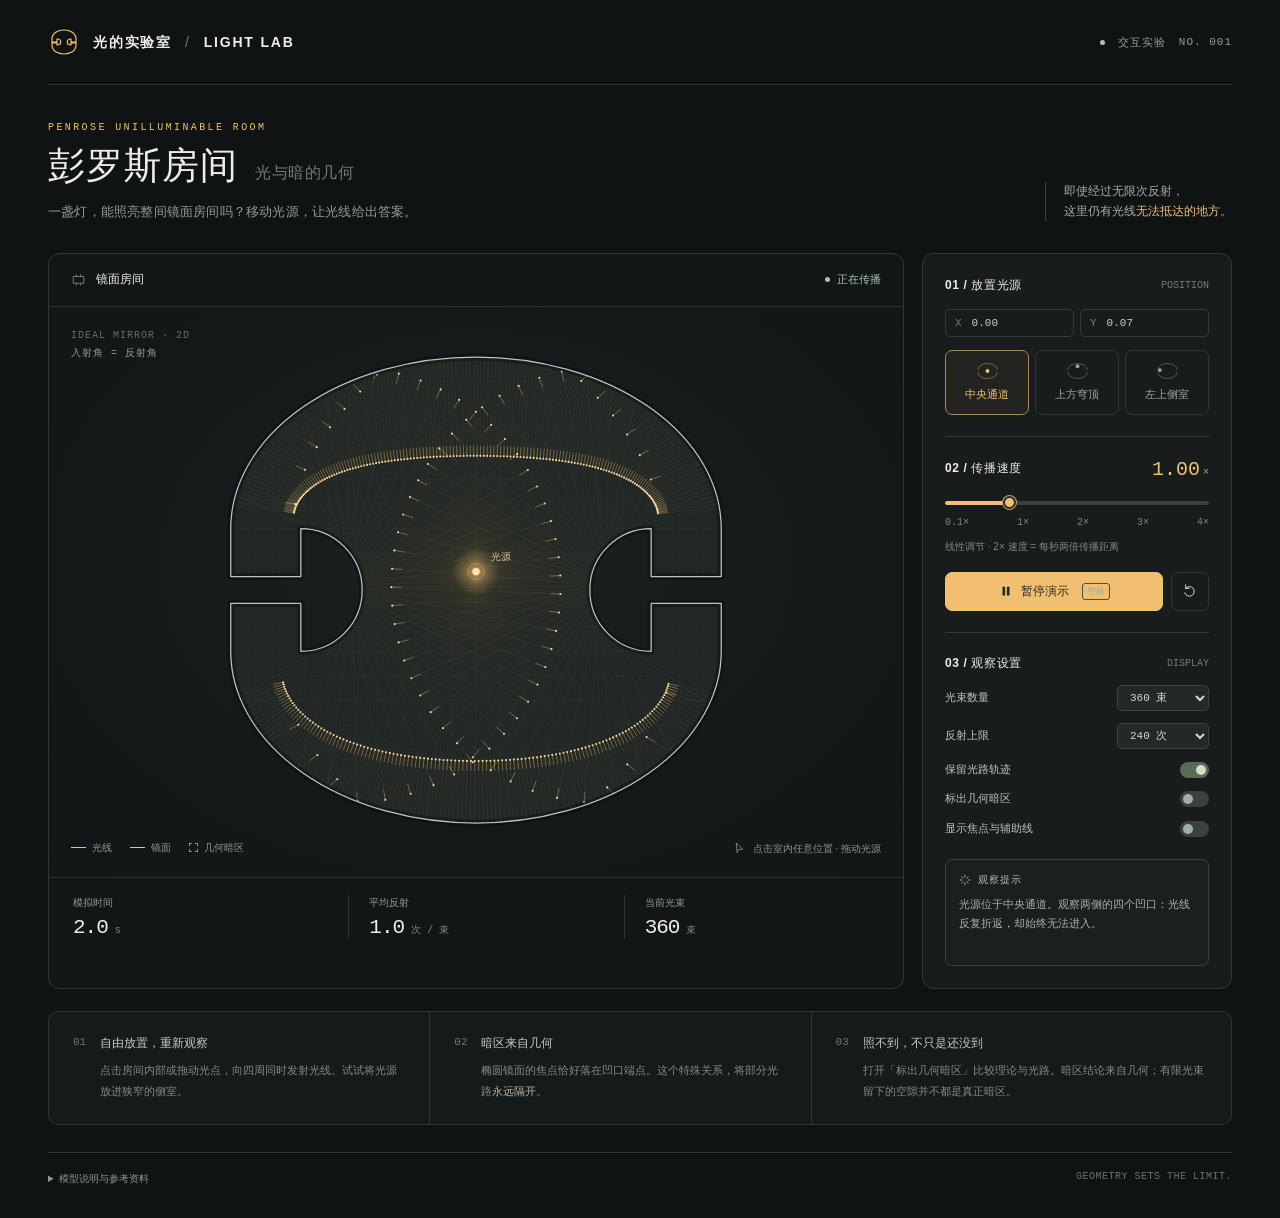
<file: static/vcw/penroseroom-61sol/index.html>
<!doctype html>
<html lang="zh-CN">
<head>
<meta charset="UTF-8"><meta name="viewport" content="width=device-width,initial-scale=1">
<meta name="description" content="一盏灯为什么照不亮整间镜面房间？在彭罗斯房间内自由放置光源，观察光线的传播、反射与永恒的暗区。">
<meta name="theme-color" content="#101314"><title>彭罗斯房间 · 光与暗的几何</title>
<style>:root{color-scheme:dark;--bg:#101314;--panel:#181c1d;--line:#303536;--muted:#939b9c;--text:#eceeeb;--gold:#f0bf72;--green:#a7c6b4;--sans:Inter,"Segoe UI","Microsoft YaHei",sans-serif;--mono:"Cascadia Code",Consolas,monospace}*{box-sizing:border-box}body{margin:0;background:var(--bg);color:var(--text);font:14px/1.6 var(--sans)}button,input,select{font:inherit}button,select{cursor:pointer}button{color:inherit}button:focus-visible,input:focus-visible,select:focus-visible,a:focus-visible,summary:focus-visible,canvas:focus-visible{outline:2px solid var(--gold);outline-offset:4px}button{border:1px solid var(--line);background:transparent;border-radius:7px}button:hover{border-color:#7c807a;background:#ffffff05}button:active{transform:translateY(1px)}.wrap{max-width:1536px;padding:0 48px;margin:auto}.topbar{height:85px;display:flex;align-items:center;justify-content:space-between;border-bottom:1px solid var(--line)}.brand{display:flex;align-items:center;gap:13px;font-size:14px;font-weight:650;letter-spacing:1.8px}.brand svg{width:32px;height:32px;color:var(--gold)}.brand em{font-style:normal;color:#6e7777;font-weight:400}.edition{font:11px var(--mono);letter-spacing:1px;color:var(--muted);display:flex;gap:13px;align-items:center}.edition i,.status i{display:inline-block;width:5px;height:5px;background:var(--green);border-radius:50%}.intro{padding:37px 0 30px;display:flex;justify-content:space-between;gap:28px;align-items:flex-end}.eyebrow{font:10px var(--mono);letter-spacing:2.4px;color:var(--gold);margin-bottom:8px}h1{font-size:37px;font-weight:550;letter-spacing:1px;line-height:1.35;margin:0 0 11px}h1 span{font-size:16px;font-weight:400;color:#727b7b;letter-spacing:.5px;margin-left:17px}.intro p{color:var(--muted);margin:0;font-size:13px;letter-spacing:.2px}.intro-note{border-left:1px solid #41423b;padding-left:18px;max-width:260px;color:#a7acab;font-size:12px;margin-bottom:2px}.intro-note strong{color:var(--gold);font-weight:500}.workspace{display:grid;grid-template-columns:minmax(0,1fr) 310px;gap:18px}.lab{border:1px solid var(--line);border-radius:11px;overflow:hidden;min-width:0;background:#121617}.labbar{height:53px;display:flex;align-items:center;justify-content:space-between;padding:0 22px;border-bottom:1px solid #2b3030;font-size:12px}.lab-title{display:flex;align-items:center;gap:10px}.lab-title svg{width:15px;height:15px;color:var(--muted)}.status{display:flex;align-items:center;gap:7px;color:var(--green);font-size:11px}.status[data-paused=true]{color:var(--muted)}.status[data-paused=true] i{background:var(--muted)}.viewport{position:relative;height:570px;isolation:isolate;background:radial-gradient(ellipse at 50% 45%,#1c2323 0%,#131819 63%,#121617 100%)}canvas{width:100%;height:100%;display:block;touch-action:none;cursor:crosshair}.canvas-caption{position:absolute;top:20px;left:22px;pointer-events:none;font:10px/1.8 var(--mono);letter-spacing:1px;color:#626d6e}.canvas-caption b{color:#919c9c;font-weight:400}.canvas-legend{position:absolute;bottom:21px;left:22px;display:flex;gap:18px;font-size:10px;color:#8f9998;pointer-events:none}.canvas-legend span{display:flex;align-items:center;gap:6px}.legend-light{height:1px;width:15px;background:var(--gold)}.legend-wall{height:1px;width:15px;background:#c5cfca}.legend-dark{width:9px;height:9px;border:1px dashed #779a92}.canvas-hint{position:absolute;bottom:20px;right:22px;color:#8d9695;font-size:10px;pointer-events:none;display:flex;align-items:center;gap:7px}.canvas-hint svg{width:13px;height:13px}.stats{display:grid;grid-template-columns:repeat(3,1fr);padding:17px 24px 18px;border-top:1px solid #2b3030;gap:20px}.stat{padding-left:20px;border-left:1px solid #303635}.stat:first-child{border-left:0;padding-left:0}.stat small{font-size:10px;color:var(--muted);display:block;margin-bottom:5px}.stat strong{font:21px var(--mono);font-weight:400;letter-spacing:-1px}.stat strong span{font-size:10px;color:#7c8887;margin-left:7px;letter-spacing:0}.controls{border:1px solid var(--line);border-radius:11px;background:var(--panel);padding:22px;display:flex;flex-direction:column;gap:21px}.control-heading{display:flex;align-items:center;justify-content:space-between;margin-bottom:14px}.control-heading h2{font-size:12px;font-weight:550;letter-spacing:.6px;margin:0}.control-heading small{font:10px var(--mono);color:#6f7b7c}.source-coord{display:flex;gap:6px;margin-bottom:13px}.source-coord span{padding:7px 9px;border:1px solid #333a39;border-radius:5px;flex:1;color:#c3cbc7;font:11px var(--mono);white-space:nowrap}.source-coord b{font-weight:400;color:#73807d;margin-right:10px}.presets{display:grid;grid-template-columns:repeat(3,1fr);gap:6px}.preset{padding:10px 0;font-size:11px;color:#9ca6a2;display:flex;flex-direction:column;align-items:center;gap:5px}.preset svg{width:23px;height:20px}.preset[aria-pressed=true]{background:#f0bf720c;color:var(--gold);border-color:#a48a5b}.divider{height:1px;background:var(--line)}.speedvalue{font:20px var(--mono);color:var(--gold)}.speedvalue small{font:10px var(--mono);color:#b8a184;margin-left:3px}input[type=range]{width:100%;height:4px;appearance:none;background:linear-gradient(to right,var(--gold) 23.08%,#39413f 23.08%);border:0;border-radius:2px;display:block;cursor:pointer;margin:20px 0 12px}input[type=range]::-webkit-slider-thumb{appearance:none;width:13px;height:13px;border:2px solid #252b28;border-radius:50%;background:var(--gold);box-shadow:0 0 0 1px #c2a06a}input[type=range]::-moz-range-thumb{width:10px;height:10px;border:2px solid #252b28;border-radius:50%;background:var(--gold)}.range-labels{display:flex;justify-content:space-between;font:10px var(--mono);color:#798582}.speed-desc{color:#7e8b88;font-size:10px;margin:11px 0 0}.playback{display:grid;grid-template-columns:1fr 38px;gap:8px;margin-top:17px}.primary{background:var(--gold);border-color:var(--gold);color:#28271f;padding:9px 10px;font-size:12px;display:flex;align-items:center;justify-content:center;gap:8px}.primary:hover{background:#f6cb8a;border-color:#f6cb8a}.primary svg,.restart svg{width:14px;height:14px}.restart{display:flex;align-items:center;justify-content:center}.options{display:flex;flex-direction:column;gap:12px}.option{display:flex;align-items:center;justify-content:space-between;font-size:11px;color:#bcc5c0}.option select{color:#d3dbd5;background:#222927;border:1px solid #3a4540;border-radius:5px;font:11px var(--mono);padding:5px 8px;width:92px}.switch{position:relative;display:inline-flex;align-items:center;cursor:pointer}.switch input{opacity:0;position:absolute;width:30px;height:18px;margin:0}.switch span{width:29px;height:16px;background:#39423e;border-radius:20px;transition:background .15s;position:relative;pointer-events:none}.switch span:before{content:"";position:absolute;width:10px;height:10px;top:3px;left:3px;border-radius:50%;background:#a2afa7;transition:transform .15s}.switch input:checked+span{background:#596a56}.switch input:checked+span:before{transform:translateX(13px);background:#d3dfc7}.switch input:focus-visible+span{outline:2px solid var(--gold);outline-offset:4px}.observation{margin-top:auto;border:1px solid #3a433c;border-radius:7px;padding:12px 13px;background:#a7c6b405}.observation small{font-size:10px;letter-spacing:1px;color:var(--green);display:flex;gap:7px;align-items:center}.observation small svg{width:12px;height:12px}.observation p{font-size:11px;line-height:1.8;color:#a5b4ab;margin:7px 0 0;min-height:58px}.explanation{display:grid;grid-template-columns:1fr 1fr 1.1fr;border:1px solid var(--line);border-radius:10px;margin:22px 0 27px;overflow:hidden;background:#151a1a}.explain{padding:22px 24px;display:flex;gap:14px;border-right:1px solid var(--line)}.explain:last-child{border:0}.explain .num{font:11px var(--mono);color:#6b7874;padding-top:2px}.explain h3{font-size:12px;font-weight:500;margin:0 0 7px;color:#c4cec8}.explain p{font-size:11px;color:#7f8e87;line-height:1.9;margin:0}.explain strong{font-weight:400;color:#bdb99e}.explain a{color:#b8c9be;text-decoration:underline;text-underline-offset:3px}.foot{border-top:1px solid var(--line);padding:18px 0 27px;display:flex;justify-content:space-between;gap:24px;color:#65736d;font-size:10px}.foot details{max-width:780px}.foot summary{cursor:pointer;color:#8b9990}.foot details p{max-width:720px;margin:10px 0;color:#8b9990;font-size:11px;line-height:1.9}.foot a{color:#a9b7ac}.foot>span{font:10px var(--mono);white-space:nowrap;letter-spacing:.5px}.toast{position:absolute;top:65px;left:50%;transform:translateX(-50%);border:1px solid #5b6150;background:#222923ef;border-radius:6px;color:#e2d7b9;padding:8px 14px;font-size:11px;pointer-events:none;opacity:0;transition:opacity .2s;white-space:nowrap}.toast.show{opacity:1}.keyboard{font:9px var(--mono);border:1px solid #465142;border-radius:3px;padding:1px 4px;color:#9dac9e;margin-left:5px}.paused-label{position:absolute;top:20px;right:22px;border:1px solid #55594b;background:#222a25cf;padding:5px 9px;font-size:10px;letter-spacing:1px;color:#c4ccb4;pointer-events:none}.paused-label[hidden]{display:none}@media(min-width:1450px){.viewport{height:620px}}@media(max-width:1100px){.wrap{padding:0 26px}.workspace{grid-template-columns:minmax(0,1fr) 280px;gap:14px}.controls{padding:18px}.viewport{height:535px}.canvas-hint{bottom:43px;left:22px;right:auto}.intro-note{max-width:210px;font-size:11px}.explain{padding:20px 18px;gap:10px}.stat strong{font-size:19px}}@media(max-width:800px){.wrap{padding:0 18px}.topbar{height:66px}.brand{font-size:12px;letter-spacing:1px}.edition{font-size:9px;gap:7px}.intro{padding:26px 0 23px}.intro-note{display:none}h1{font-size:29px}h1 span{font-size:13px;margin-left:10px}.intro p{max-width:420px;font-size:12px}.workspace{grid-template-columns:1fr}.viewport{height:auto;aspect-ratio:1.16}.controls{display:grid;grid-template-columns:1fr 1fr;gap:20px 28px;padding:22px}.controls>.divider{display:none}.controls .options{grid-column:1}.observation{grid-column:2;margin-top:0}.explanation{grid-template-columns:1fr;margin-top:18px}.explain{border-right:0;border-bottom:1px solid var(--line);padding:18px 22px}.foot{display:block}.foot>span{display:block;margin-top:16px}.canvas-hint{left:auto;right:15px;bottom:20px}.canvas-legend{left:15px;gap:10px;bottom:20px}.canvas-caption{top:15px;left:15px}}@media(max-width:450px){.wrap{padding:0 12px}.edition span{display:none}h1 span{display:none}.intro p{font-size:11px}.eyebrow{font-size:9px;letter-spacing:1.5px}.controls{padding:18px;gap:18px 20px}.source-coord{gap:4px}.source-coord span{padding:7px;font-size:10px}.source-coord b{margin-right:5px}.preset{font-size:10px}.canvas-caption{font-size:8px}.canvas-hint{bottom:41px;font-size:9px}.canvas-legend{font-size:8px}.stats{padding:15px 17px;gap:12px}.stat{padding-left:12px}.stat strong{font-size:17px}.stat small{font-size:9px}.control-heading h2{font-size:11px}.observation{padding:10px}.observation p{font-size:10px}.option{font-size:10px}.option select{width:77px;font-size:10px}.speed-desc{font-size:9px}.range-labels{font-size:9px}.speedvalue{font-size:17px}.labbar{height:47px;padding:0 15px}.canvas-caption{top:10px}.viewport{aspect-ratio:1.02}.control-heading{margin-bottom:12px}.foot{font-size:9px}}
@media(max-width:800px){.primary{white-space:nowrap;gap:6px;min-height:38px}.primary .keyboard{display:none}}
</style>
</head>
<body><div class="wrap">
<header class="topbar"><div class="brand"><svg viewBox="0 0 32 32" fill="none" aria-hidden="true"><path d="M4 13C4 1 28 1 28 13M4 19c0 12 24 12 24 0M4 13v3h5v-3c5 0 5 6 0 6v-2H4v2m24-6v3h-5v-3c-5 0-5 6 0 6v-2h5v2" stroke="currentColor" stroke-width="1.2"/></svg>光的实验室 <em>/</em> LIGHT LAB</div><div class="edition"><i></i><span>交互实验</span> NO. 001</div></header>
<section class="intro"><div><div class="eyebrow">PENROSE UNILLUMINABLE ROOM</div><h1>彭罗斯房间<span>光与暗的几何</span></h1><p>一盏灯，能照亮整间镜面房间吗？移动光源，让光线给出答案。</p></div><div class="intro-note">即使经过无限次反射，<br>这里仍有光线<strong>无法抵达的地方</strong>。</div></section>
<main class="workspace" aria-label="彭罗斯房间交互演示">
<section class="lab" aria-label="反射实验画布"><div class="labbar"><span class="lab-title"><svg viewBox="0 0 20 20" fill="none" aria-hidden="true"><path d="M3 6h14v9H3zM7 3v3m6-3v3M7 15v3m6-3v3" stroke="currentColor"/></svg>镜面房间</span><span id="status" class="status" data-paused="false"><i></i><span id="status-text">正在传播</span></span></div>
<div class="viewport" id="viewport"><canvas id="room" tabindex="0" role="img" aria-label="彭罗斯房间。点击或拖动以放置光源；聚焦画布后可用方向键移动光源，空格键暂停，R 键重新发射。"></canvas><div class="canvas-caption">IDEAL MIRROR · 2D<br><b>入射角 = 反射角</b></div><div class="paused-label" id="paused-label" hidden>已暂停</div><div id="toast" class="toast" role="status" aria-live="polite"></div><div class="canvas-legend"><span><i class="legend-light"></i>光线</span><span><i class="legend-wall"></i>镜面</span><span><i class="legend-dark"></i>几何暗区</span></div><div class="canvas-hint"><svg viewBox="0 0 16 16" fill="none" aria-hidden="true"><path d="M4 1l8 8-5 0-2 4z" stroke="currentColor"/></svg>点击室内任意位置 · 拖动光源</div></div>
<div class="stats" aria-live="off"><div class="stat"><small>模拟时间</small><strong id="time">0.0<span>s</span></strong></div><div class="stat"><small>平均反射</small><strong id="bounces">0<span>次 / 束</span></strong></div><div class="stat"><small>当前光束</small><strong id="ray-stat">360<span>束</span></strong></div></div></section>
<aside class="controls" aria-label="演示控制">
<section><div class="control-heading"><h2>01 / 放置光源</h2><small>POSITION</small></div><div class="source-coord"><span><b>X</b><output id="source-x">0.00</output></span><span><b>Y</b><output id="source-y">0.00</output></span></div><div class="presets"><button class="preset" data-preset="center" aria-pressed="true" title="将光源放在中央通道"><svg viewBox="0 0 24 20" aria-hidden="true"><path d="M2 9C2 0 22 0 22 9M2 11c0 9 20 9 20 0" stroke="currentColor" fill="none" opacity=".45"/><circle cx="12" cy="10" r="2" fill="currentColor"/></svg>中央通道</button><button class="preset" data-preset="upper" aria-pressed="false" title="将光源放在上方穹顶"><svg viewBox="0 0 24 20" aria-hidden="true"><path d="M2 9C2 0 22 0 22 9M2 11c0 9 20 9 20 0" stroke="currentColor" fill="none" opacity=".45"/><circle cx="12" cy="5" r="2" fill="currentColor"/></svg>上方穹顶</button><button class="preset" data-preset="pocket" aria-pressed="false" title="将光源放在左上侧室"><svg viewBox="0 0 24 20" aria-hidden="true"><path d="M2 9C2 0 22 0 22 9M2 11c0 9 20 9 20 0" stroke="currentColor" fill="none" opacity=".45"/><circle cx="4" cy="9" r="2" fill="currentColor"/></svg>左上侧室</button></div></section>
<div class="divider"></div>
<section><div class="control-heading"><h2>02 / 传播速度</h2><output class="speedvalue" id="speed-value" for="speed">1.00<small>×</small></output></div><input type="range" id="speed" aria-label="演示速度，线性调节" min="10" max="400" step="1" value="100"><div class="range-labels"><span>0.1×</span><span>1×</span><span>2×</span><span>3×</span><span>4×</span></div><p class="speed-desc">线性调节 · 2× 速度 = 每秒两倍传播距离</p><div class="playback"><button id="play" class="primary" aria-label="暂停演示"><svg viewBox="0 0 16 16" fill="currentColor" aria-hidden="true"><path d="M4 3h3v10H4zm5 0h3v10H9z"/></svg><span>暂停演示</span><span class="keyboard">空格</span></button><button id="restart" class="restart" aria-label="重新发射光线" title="重新发射光线（R）"><svg viewBox="0 0 16 16" fill="none" aria-hidden="true"><path d="M3 5a5.5 5.5 0 1 1-1 5M3 1v4h4" stroke="currentColor" stroke-linecap="round"/></svg></button></div></section>
<div class="divider"></div>
<section class="options"><div class="control-heading" style="margin-bottom:0"><h2>03 / 观察设置</h2><small>DISPLAY</small></div><label class="option" for="ray-count">光束数量<select id="ray-count"><option value="120">120 束</option><option value="360" selected>360 束</option><option value="720">720 束</option><option value="1440">1440 束</option></select></label><label class="option" for="limit">反射上限<select id="limit"><option value="80">80 次</option><option value="240" selected>240 次</option><option value="600">600 次</option></select></label><label class="option">保留光路轨迹<span class="switch"><input id="trails" type="checkbox" checked><span></span></span></label><label class="option">标出几何暗区<span class="switch"><input id="shadows" type="checkbox"><span></span></span></label><label class="option">显示焦点与辅助线<span class="switch"><input id="guides" type="checkbox"><span></span></span></label></section>
<div class="observation"><small><svg viewBox="0 0 14 14" fill="none" aria-hidden="true"><path d="M7 1v3m0 6v3M1 7h3m6 0h3M3 3l2 2m4 4l2 2M3 11l2-2m4-4l2-2" stroke="currentColor"/></svg>观察提示</small><p id="observation">光源位于中央通道。观察两侧的四个凹口：光线反复折返，却始终无法进入。</p></div>
</aside></main>
<section class="explanation" aria-label="理解彭罗斯房间"><article class="explain"><span class="num">01</span><div><h3>自由放置，重新观察</h3><p>点击房间内部或拖动光点，向四周同时发射光线。试试将光源放进狭窄的侧室。</p></div></article><article class="explain"><span class="num">02</span><div><h3>暗区来自几何</h3><p>椭圆镜面的焦点恰好落在凹口端点。这个特殊关系，将部分光路<strong>永远隔开</strong>。</p></div></article><article class="explain"><span class="num">03</span><div><h3>照不到，不只是还没到</h3><p>打开「标出几何暗区」比较理论与光路。暗区结论来自几何；有限光束留下的空隙并不都是真正暗区。</p></div></article></section>
<footer class="foot"><details><summary>模型说明与参考资料</summary><p>采用二维几何光学模型：点光源均匀向各方向发射光线，墙面完全镜面反射，无吸收、散射或衍射。椭圆、圆弧及直线均使用解析求交与法线反射。两条外椭圆的长半轴 a = 400、短半轴 b = 280，焦距 c = √(a² − b²)，伞形端点位于 (±c, ±100)。恰好击中尖角的光线没有唯一反射法线，演示会终止该光束。</p><p>演示使用有限光束及反射次数；到达上限后可重新发射或调整参数。几何暗区为理论确定的不可达区域，不是根据画面亮度估计。光路线宽和光点光晕仅用于可视化。屏幕坐标 X 向右、Y 向上，以长半轴 a 归一化。此结论适用于理想射线模型；波动衍射不在本演示范围内。</p><p>几何构型与原理参考：<a href="https://www.comsol.com/blogs/investigating-the-penrose-unilluminable-room-with-ray-optics" target="_blank" rel="noopener noreferrer">COMSOL · Penrose unilluminable room</a>；<a href="https://phydemo.app/ray-optics/gallery/penrose-unilluminable-room" target="_blank" rel="noopener noreferrer">Ray Optics Simulation · 交互模型</a>。</p></details><span>GEOMETRY SETS THE LIMIT.</span></footer>
</div><noscript>此互动演示需要启用 JavaScript。</noscript><script>/* Analytic specular billiards: no polygonal approximation of curved mirrors. */
(function (root, factory) {
  const api = factory();
  if (typeof module === 'object' && module.exports) module.exports = api;
  else root.Penrose = api;
})(typeof globalThis !== 'undefined' ? globalThis : this, function () {
  'use strict';
  const A = 400, B = 280, H = 100, S = 22, C = Math.sqrt(A * A - B * B);
  const EPS = 1e-7, CORNER = 1e-6;
  const curves = [
    {x: 0, y: -H, rx: A, ry: B, accept: (x, y) => y <= -H + EPS, kind: 'ellipse'},
    {x: 0, y: H, rx: A, ry: B, accept: (x, y) => y >= H - EPS, kind: 'ellipse'},
    {x: -C, y: 0, rx: H, ry: H, accept: (x) => x >= -C - EPS, kind: 'circle'},
    {x: C, y: 0, rx: H, ry: H, accept: (x) => x <= C + EPS, kind: 'circle'}
  ];
  const lines = [];
  for (const sign of [-1, 1]) {
    const a = sign * A, c = sign * C;
    lines.push([a,-H,a,-S], [a,-S,c,-S], [c,-S,c,-H],
      [c,H,c,S], [c,S,a,S], [a,S,a,H]);
  }
  const corners = lines.flatMap(l => [[l[0],l[1]], [l[2],l[3]]]);
  function inside(x, y, margin = 0) {
    if (!Number.isFinite(x + y)) return false;
    if (y < -H) return x*x/(A*A) + (y+H)*(y+H)/(B*B) < 1-margin;
    if (y > H) return x*x/(A*A) + (y-H)*(y-H)/(B*B) < 1-margin;
    if (Math.abs(x) >= A-margin) return false;
    if (Math.abs(x) >= C && Math.abs(y) <= S+margin) return false;
    if (Math.abs(x) <= C && (Math.abs(x)-C)**2 + y*y <= H*H+margin) return false;
    return true;
  }
  function hit(x, y, dx, dy) {
    let best = Infinity, nx = 0, ny = 0, kind = '';
    for (const q of curves) {
      const px=x-q.x, py=y-q.y, aa=dx*dx/(q.rx*q.rx)+dy*dy/(q.ry*q.ry);
      const bb=2*(px*dx/(q.rx*q.rx)+py*dy/(q.ry*q.ry));
      const cc=px*px/(q.rx*q.rx)+py*py/(q.ry*q.ry)-1;
      let disc=bb*bb-4*aa*cc;
      if (disc < -1e-15) continue;
      disc=Math.sqrt(Math.max(0,disc));
      for (const t of [(-bb-disc)/(2*aa),(-bb+disc)/(2*aa)]) {
        if (t <= EPS || t >= best) continue;
        const hx=x+dx*t, hy=y+dy*t;
        if (!q.accept(hx,hy)) continue;
        let vx=(hx-q.x)/(q.rx*q.rx), vy=(hy-q.y)/(q.ry*q.ry), m=Math.hypot(vx,vy);
        best=t; nx=vx/m; ny=vy/m; kind=q.kind;
      }
    }
    for (const l of lines) {
      const vx=l[2]-l[0], vy=l[3]-l[1], den=dx*vy-dy*vx;
      if (Math.abs(den)<1e-12) continue;
      const px=l[0]-x, py=l[1]-y, t=(px*vy-py*vx)/den, u=(px*dy-py*dx)/den;
      if (t>EPS && t<best && u>=-1e-10 && u<=1+1e-10) {
        const m=Math.hypot(vx,vy); best=t; nx=-vy/m; ny=vx/m; kind='line';
      }
    }
    if (!Number.isFinite(best)) return null;
    const hx=x+dx*best, hy=y+dy*best;
    const singular=corners.some(p=>Math.hypot(hx-p[0],hy-p[1])<CORNER);
    return {x:hx,y:hy,t:best,nx,ny,kind,singular};
  }
  function trace(source, angle, maxBounces=240, maxDistance=Infinity) {
    let x=source.x,y=source.y,dx=Math.cos(angle),dy=Math.sin(angle),distance=0;
    const segments=[];
    for(let i=0;i<maxBounces;i++) {
      const h=hit(x,y,dx,dy);
      if(!h) break;
      const len=Math.min(h.t,maxDistance-distance);
      segments.push({x,y,ex:x+dx*len,ey:y+dy*len,dx,dy,length:len,start:distance,end:distance+len,bounce:i,reflected:!h.singular&&len===h.t});
      distance+=len;
      if(h.singular || distance>=maxDistance) break;
      const dot=dx*h.nx+dy*h.ny;
      dx-=2*dot*h.nx; dy-=2*dot*h.ny;
      const m=Math.hypot(dx,dy); dx/=m;dy/=m;
      x=h.x;y=h.y;
    }
    return {segments,distance};
  }
  function region(source) {
    if (source.y < -H) return 'upper';
    if (source.y > H) return 'lower';
    if (Math.abs(source.x) > C) return source.y<0?'upper-pocket':'lower-pocket';
    return 'center';
  }
  function forbidden(x,y,r) {
    const pocket=Math.abs(x)>C && Math.abs(y)>S && Math.abs(y)<H;
    if (r==='center') return pocket;
    if (r==='upper') return pocket && y>0;
    if (r==='lower') return pocket && y<0;
    if (r==='upper-pocket') return y>=-H && !(pocket && y<0);
    return y<=H && !(pocket && y>0);
  }
  function advance(distance,seconds,speed) {return distance+seconds*speed*240;}
  return {A,B,H,S,C,curves,lines,inside,hit,trace,region,forbidden,advance};
});
</script><script>(() => {
  'use strict';
  const P=Penrose, $=s=>document.querySelector(s), canvas=$('#room'), viewport=$('#viewport'), ctx=canvas.getContext('2d');
  const trail=document.createElement('canvas'), ink=trail.getContext('2d');
  const {A,B,H,S,C}=P, TAU=Math.PI*2;
  let source={x:0,y:-30}, rays=[], distance=0, running=true, count=360, limit=240;
  let speed=1, trails=true, shadows=false, guides=false, drag=false, pending=null;
  let width=0,height=0,dpr=1,scale=1,ox=0,oy=0,last=0,lastStats=0,terminal=false,toastTimer;
  const roomPath=new Path2D();
  roomPath.moveTo(-A,-H);roomPath.ellipse(0,-H,A,B,0,Math.PI,TAU);
  roomPath.lineTo(A,-S);roomPath.lineTo(C,-S);roomPath.lineTo(C,-H);
  roomPath.arc(C,0,H,-Math.PI/2,Math.PI/2,true);
  roomPath.lineTo(C,S);roomPath.lineTo(A,S);roomPath.lineTo(A,H);
  roomPath.ellipse(0,H,A,B,0,0,Math.PI);
  roomPath.lineTo(-A,S);roomPath.lineTo(-C,S);roomPath.lineTo(-C,H);
  roomPath.arc(-C,0,H,Math.PI/2,-Math.PI/2,true);
  roomPath.lineTo(-C,-S);roomPath.lineTo(-A,-S);roomPath.closePath();
  const presets={center:{x:0,y:-30},upper:{x:-40,y:-220},pocket:{x:-345,y:-62}};
  const descriptions={
    center:'光源位于中央通道。观察两侧的四个凹口：光线反复折返，却始终无法进入。',
    upper:'光源位于上方穹顶。光线可以穿过中央通道，但下方的两个侧室依然无法照亮。',
    lower:'光源位于下方穹顶。光线可以穿过中央通道，但上方的两个侧室依然无法照亮。',
    'upper-pocket':'光源位于上侧室。光线在上方穹顶和两个上侧室之间折返，整个下半部都无法抵达。',
    'lower-pocket':'光源位于下侧室。光线在下方穹顶和两个下侧室之间折返，整个上半部都无法抵达。'
  };
  function worldTransform(c) {c.setTransform(dpr*scale,0,0,dpr*scale,dpr*ox,dpr*oy);}
  function clearInk(){ink.setTransform(1,0,0,1,0,0);ink.clearRect(0,0,trail.width,trail.height);worldTransform(ink);}
  function resize(){
    const box=viewport.getBoundingClientRect();width=box.width;height=box.height;dpr=Math.min(window.devicePixelRatio||1,2);
    canvas.width=Math.round(width*dpr);canvas.height=Math.round(height*dpr);trail.width=canvas.width;trail.height=canvas.height;
    scale=Math.min((width-66)/(A*2),(height-104)/((B+H)*2));ox=width/2;oy=height/2-2;
    clearInk();if(rays.length)paintTrails(0,distance);render();
  }
  function emit(reset=true){
    if(reset)distance=0;
    rays=Array.from({length:count},(_,i)=>({...P.trace(source,(i+.314159)/count*TAU,limit),cursor:0}));
    terminal=false;last=performance.now();clearInk();
    if(distance)paintTrails(0,distance);
    $('#source-x').textContent=(source.x/A).toFixed(2);$('#source-y').textContent=(-source.y/A).toFixed(2);
    $('#ray-stat').innerHTML=count+'<span>束</span>';
    $('#observation').textContent=descriptions[P.region(source)];
    for(const b of document.querySelectorAll('[data-preset]')){
      const p=presets[b.dataset.preset];b.setAttribute('aria-pressed',Math.hypot(p.x-source.x,p.y-source.y)<1?'true':'false');
    }
    syncPlayback();stats();render();
  }
  function drawRange(c,from,to){
    for(const r of rays){
      for(const s of r.segments){
        if(s.start>=to)break;if(s.end<=from)continue;
        const a=Math.max(from,s.start)-s.start,b=Math.min(to,s.end)-s.start;
        c.moveTo(s.x+s.dx*a,s.y+s.dy*a);c.lineTo(s.x+s.dx*b,s.y+s.dy*b);
      }
    }
  }
  function paintTrails(from,to){
    if(to<=from)return;worldTransform(ink);ink.save();ink.clip(roomPath);ink.lineWidth=.72/scale;
    ink.strokeStyle='rgba(234,180,91,'+(count>720?.034:count>360?.048:.073)+')';ink.beginPath();drawRange(ink,from,to);ink.stroke();ink.restore();
  }
  function guideLines(){
    ctx.save();ctx.clip(roomPath);ctx.lineWidth=.7/scale;ctx.strokeStyle='#c3d4c341';ctx.setLineDash([4/scale,5/scale]);ctx.beginPath();
    for(const y of [-H,H]){ctx.moveTo(-A,y);ctx.lineTo(A,y);}ctx.stroke();ctx.restore();ctx.setLineDash([]);
    for(const y of [-H,H])for(const x of [-C,C]){
      ctx.beginPath();ctx.arc(x,y,3/scale,0,TAU);ctx.fillStyle='#b0c8b5';ctx.fill();
      ctx.font=`${9/scale}px Consolas,monospace`;ctx.textAlign='center';ctx.fillStyle='#a7bca9';ctx.fillText(x<0?'F₁':'F₂',x,y+(y<0?-13:17)/scale);
    }
  }
  function drawDark(){
    const region=P.region(source);ctx.save();ctx.clip(roomPath);
    const mask=new Path2D();
    const pocket=(side,vertical)=>mask.rect(side<0?-A:C,vertical<0?-H:S,A-C,H-S);
    if(region==='center')for(const s of [-1,1])for(const v of [-1,1])pocket(s,v);
    else if(region==='upper'||region==='lower')for(const s of [-1,1])pocket(s,region==='upper'?1:-1);
    else if(region==='upper-pocket'){mask.rect(-C,-H,2*C,2*H);mask.rect(-A,-S,2*A,B+H+S);}
    else{mask.rect(-C,-H,2*C,2*H);mask.rect(-A,-B-H,2*A,B+H-S);}
    ctx.clip(mask);ctx.fillStyle='#6fa89c15';ctx.fillRect(-A,-B-H,A*2,(B+H)*2);
    ctx.strokeStyle='#93bcb233';ctx.lineWidth=.65/scale;ctx.beginPath();
    for(let x=-A-B-H;x<A+B+H;x+=13/scale){ctx.moveTo(x,-B-H);ctx.lineTo(x+(B+H)*2,B+H);}ctx.stroke();ctx.restore();
    ctx.save();ctx.clip(roomPath);ctx.font=`${9/scale}px "Segoe UI","Microsoft YaHei",sans-serif`;ctx.textAlign='center';ctx.fillStyle='#a0c1b0';
    if(region==='upper-pocket'||region==='lower-pocket'){const v=region==='upper-pocket'?1:-1;ctx.fillText('光线无法抵达',0,v*(H+B*.55));}
    else{for(const s of [-1,1])for(const v of [-1,1])if(P.forbidden(s*(A+C)/2,v*(H+S)/2,region))ctx.fillText('暗区',s*(A+C)/2,v*(H+S)/2+3/scale);}
    ctx.restore();
  }
  function render(){
    ctx.setTransform(dpr,0,0,dpr,0,0);ctx.clearRect(0,0,width,height);
    worldTransform(ctx);
    ctx.save();ctx.clip(roomPath);ctx.fillStyle='#202726';ctx.fillRect(-A,-B-H,2*A,2*(B+H));
    ctx.strokeStyle='#6e817214';ctx.lineWidth=.6/scale;ctx.beginPath();
    for(let x=-A;x<=A;x+=40){ctx.moveTo(x,-B-H);ctx.lineTo(x,B+H);}for(let y=-B-H;y<=B+H;y+=40){ctx.moveTo(-A,y);ctx.lineTo(A,y);}ctx.stroke();
    ctx.restore();
    if(trails){ctx.save();ctx.setTransform(1,0,0,1,0,0);ctx.drawImage(trail,0,0);ctx.restore();}
    if(shadows)drawDark();
    if(guides)guideLines();
    ctx.save();ctx.clip(roomPath);
    ctx.lineCap='round';ctx.lineWidth=.9/scale;ctx.strokeStyle=trails?'#f9c77765':'#efbf79a0';ctx.beginPath();
    drawRange(ctx,Math.max(0,distance- (trails?16:110)),distance);ctx.stroke();
    ctx.fillStyle='#f9d79b';ctx.beginPath();
    for(const r of rays){
      while(r.cursor<r.segments.length && distance>r.segments[r.cursor].end)r.cursor++;
      const s=r.segments[r.cursor];if(!s || distance<s.start)continue;
      const l=distance-s.start,x=s.x+s.dx*l,y=s.y+s.dy*l;
      ctx.moveTo(x+1.05/scale,y);ctx.arc(x,y,1.05/scale,0,TAU);
    }ctx.fill();ctx.restore();
    ctx.lineJoin='round';ctx.lineWidth=7/scale;ctx.strokeStyle='#050b0b66';ctx.stroke(roomPath);
    ctx.lineWidth=1.25/scale;ctx.strokeStyle='#b9c6bd';ctx.stroke(roomPath);
    const gradient=ctx.createRadialGradient(source.x,source.y,0,source.x,source.y,24/scale);
    gradient.addColorStop(0,'#f7c97c6f');gradient.addColorStop(1,'#f7c97c00');ctx.fillStyle=gradient;ctx.beginPath();ctx.arc(source.x,source.y,24/scale,0,TAU);ctx.fill();
    ctx.beginPath();ctx.arc(source.x,source.y,8/scale,0,TAU);ctx.strokeStyle='#e8bd7160';ctx.lineWidth=1/scale;ctx.stroke();
    ctx.beginPath();ctx.arc(source.x,source.y,3.7/scale,0,TAU);ctx.fillStyle='#ffe4ac';ctx.fill();
    ctx.font=`${10/scale}px "Segoe UI","Microsoft YaHei",sans-serif`;ctx.fillStyle='#dac49c';ctx.textAlign='left';
    const labelX=source.x>A-80?source.x-50/scale:source.x+15/scale;ctx.fillText('光源',labelX,source.y-12/scale);
  }
  function stats(){
    $('#time').innerHTML=(distance/240).toFixed(1)+'<span>s</span>';
    let n=0;for(const r of rays){for(const s of r.segments){if(s.end>distance)break;if(s.reflected)n++;}}
    $('#bounces').innerHTML=(n/count).toFixed(1)+'<span>次 / 束</span>';
  }
  function syncPlayback(){
    const active=running&&!terminal;$('#status').dataset.paused=String(!active);
    $('#status-text').textContent=terminal?'本轮传播完成':running?'正在传播':'已暂停';
    $('#paused-label').hidden=active;$('#paused-label').textContent=terminal?'本轮结束 · 可重新发射':'已暂停';
    const b=$('#play');b.setAttribute('aria-label',terminal?'重新发射光线':running?'暂停演示':'继续演示');
    b.innerHTML=`<svg viewBox="0 0 16 16" fill="currentColor" aria-hidden="true"><path d="${active?'M4 3h3v10H4zm5 0h3v10H9z':'M4 2l10 6-10 6z'}"/></svg><span>${terminal?'重新发射':running?'暂停演示':'继续演示'}</span><span class="keyboard">空格</span>`;
  }
  function togglePlay(){if(terminal){running=true;emit();return;}running=!running;last=performance.now();syncPlayback();}
  function toast(message){$('#toast').textContent=message;$('#toast').classList.add('show');clearTimeout(toastTimer);toastTimer=setTimeout(()=>$('#toast').classList.remove('show'),1800);}
  function fromEvent(e){const r=canvas.getBoundingClientRect();return{x:(e.clientX-r.left-ox)/scale,y:(e.clientY-r.top-oy)/scale};}
  function place(p){if(!P.inside(p.x,p.y,1e-6))return false;source=p;emit();return true;}
  canvas.addEventListener('pointerdown',e=>{if(e.button!==0)return;const p=fromEvent(e);if(place(p)){drag=true;canvas.setPointerCapture(e.pointerId);}else toast('请在镜面房间内部放置光源');});
  canvas.addEventListener('pointermove',e=>{const p=fromEvent(e);canvas.style.cursor=P.inside(p.x,p.y,1e-6)?'crosshair':'default';if(drag&&P.inside(p.x,p.y,1e-6))pending=p;});
  function finishDrag(e){if(pending){place(pending);pending=null;}drag=false;if(canvas.hasPointerCapture(e.pointerId))canvas.releasePointerCapture(e.pointerId);}
  canvas.addEventListener('pointerup',finishDrag);canvas.addEventListener('pointercancel',()=>{drag=false;pending=null;});
  $('#speed').addEventListener('input',e=>{speed=Number(e.target.value)/100;$('#speed-value').innerHTML=speed.toFixed(2)+'<small>×</small>';const percentage=(Number(e.target.value)-10)/390*100;e.target.style.background=`linear-gradient(to right,var(--gold) ${percentage}%,#39413f ${percentage}%)`;});
  $('#play').addEventListener('click',togglePlay);$('#restart').addEventListener('click',()=>{emit();toast('光线已从当前位置重新发射');});
  for(const b of document.querySelectorAll('[data-preset]'))b.addEventListener('click',()=>place({...presets[b.dataset.preset]}));
  $('#ray-count').addEventListener('change',e=>{count=Number(e.target.value);emit();});$('#limit').addEventListener('change',e=>{limit=Number(e.target.value);emit();});
  $('#trails').addEventListener('change',e=>{trails=e.target.checked;render();});$('#shadows').addEventListener('change',e=>{shadows=e.target.checked;render();});$('#guides').addEventListener('change',e=>{guides=e.target.checked;render();});
  document.addEventListener('keydown',e=>{
    if(['INPUT','SELECT','BUTTON','SUMMARY','A'].includes(e.target.tagName))return;
    if(e.code==='Space'){e.preventDefault();togglePlay();}
    if(e.code==='KeyR'){e.preventDefault();emit();}
    if(e.target===canvas && ['ArrowUp','ArrowDown','ArrowLeft','ArrowRight'].includes(e.key)){
      e.preventDefault();const step=e.shiftKey?15:5,p={...source};p.x+=e.key==='ArrowLeft'?-step:e.key==='ArrowRight'?step:0;p.y+=e.key==='ArrowUp'?-step:e.key==='ArrowDown'?step:0;place(p);
    }
  });
  document.addEventListener('visibilitychange',()=>{last=performance.now();});
  function frame(now){
    const dt=Math.max(0,Math.min((now-last)/1000,.08));last=now;
    if(pending){place(pending);pending=null;}
    let progressed=false;
    if(running&&!terminal&&!document.hidden&&!drag){
      const previous=distance;distance=Math.min(P.advance(distance,dt,speed),Math.max(...rays.map(r=>r.distance)));
      paintTrails(previous,distance);
      progressed=true;
      if(rays.every(r=>distance>=r.distance)){terminal=true;syncPlayback();}
    }
    if(progressed)render();if(now-lastStats>160){stats();lastStats=now;}requestAnimationFrame(frame);
  }
  new ResizeObserver(resize).observe(viewport);resize();emit();requestAnimationFrame(frame);
})();
</script></body></html>
</file>
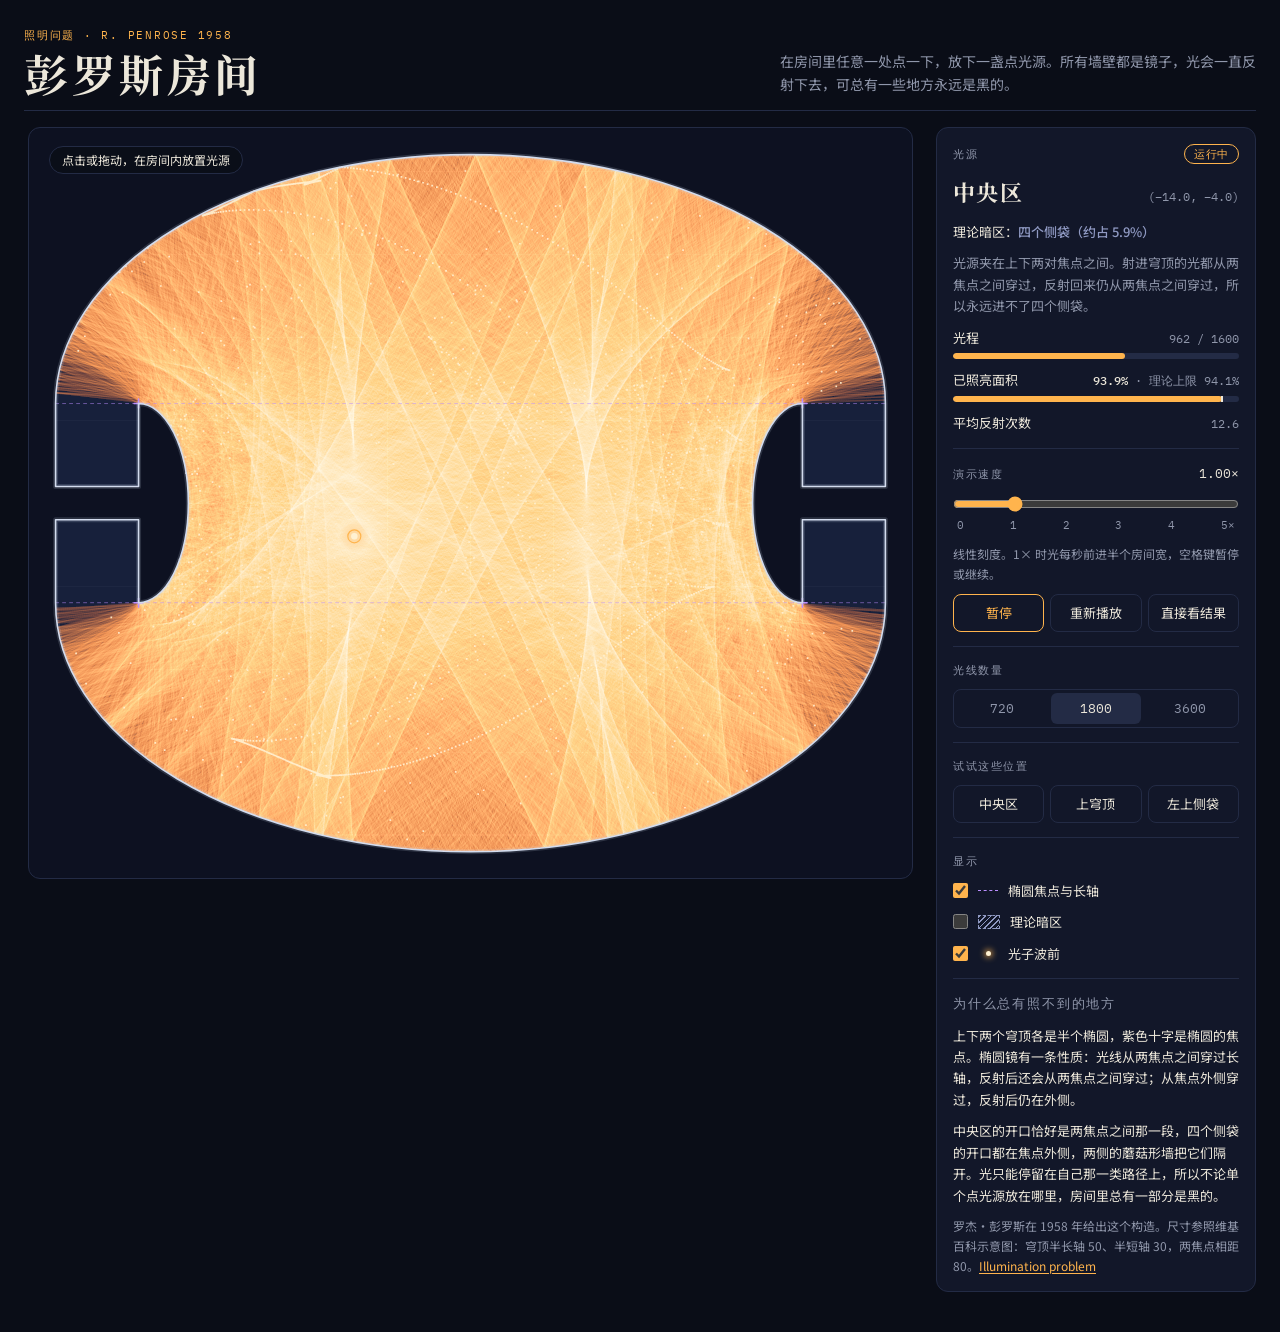
<file: static/vcw/penroseroom-opus55/index.html>
<!doctype html>
<html lang="zh-CN">
<head>
<meta charset="utf-8"><meta name="viewport" content="width=device-width,initial-scale=1,viewport-fit=cover">
<title>彭罗斯房间</title>
<meta name="claude:viewport-fit-sides" content="cover">
<link rel="preconnect" href="https://fonts.googleapis.com">
<link rel="preconnect" href="https://fonts.gstatic.com" crossorigin>
<link rel="stylesheet" href="https://fonts.googleapis.com/css2?family=IBM+Plex+Mono:wght@400;500&family=Noto+Sans+SC:wght@400;500;700&family=Noto+Serif+SC:wght@700&display=swap">
<style>
/* 布局：暗室实验台。房间画布是台面，右侧一张仪器卡片；窄屏时卡片落到画布下方。
   刻意只做暗色：这是一个关于光和黑暗的演示。 */
:root{
  --ink:#0a0d17;      /* 页面底色 */
  --plate:#0d1121;    /* 台面（房间外的实体） */
  --floor:#172039;    /* 房间地面 */
  --panel:#121729;
  --rule:#232b45;
  --fg:#ece7da;
  --muted:#9097ab;
  --mirror:#d3dcee;   /* 镜面墙 */
  --lamp:#ffb44d;     /* 光 */
  --spark:#fff1d2;    /* 光子 */
  --focus:#bb8dff;    /* 椭圆焦点 */
  --shade:#8f99c2;    /* 理论暗区阴影线 */
  --hint-bg:rgba(10,13,23,.78);
  --font-display:"Noto Serif SC","Songti SC","STSong","SimSun",serif;
  --font-body:"Noto Sans SC","PingFang SC","Hiragino Sans GB","Microsoft YaHei",system-ui,sans-serif;
  --font-mono:"IBM Plex Mono",ui-monospace,SFMono-Regular,Consolas,monospace;
  color-scheme:dark;
}
html,body{background:var(--ink);color:var(--fg)}
body{
  font-family:var(--font-body);font-size:14px;line-height:1.65;
  padding-left:max(16px,env(safe-area-inset-left,0px));
  padding-right:max(16px,env(safe-area-inset-right,0px));
  padding-block:18px 32px;
}
.wrap{max-width:1320px;margin:0 auto;display:flex;flex-direction:column;gap:16px}

.masthead{display:flex;flex-wrap:wrap;align-items:flex-end;justify-content:space-between;gap:8px 40px;padding-bottom:14px;border-bottom:1px solid var(--rule)}
.eyebrow{font-family:var(--font-mono);font-size:11px;letter-spacing:.16em;color:var(--lamp);margin:0 0 6px}
h1{font-family:var(--font-display);font-weight:700;font-size:clamp(30px,4.2vw,44px);line-height:1.05;letter-spacing:.08em;margin:0;text-wrap:balance}
.lede{margin:0;max-width:34em;color:var(--muted);text-wrap:pretty}

.bench{display:grid;grid-template-columns:minmax(0,1fr) 320px;gap:20px;align-items:start}
@media (max-width:880px){.bench{grid-template-columns:minmax(0,1fr)}}

.stage{min-width:0;display:flex;justify-content:center}
.frame{position:relative;background:var(--plate);border:1px solid var(--rule);border-radius:12px;padding:10px;max-width:100%}
#view{display:block;touch-action:none;cursor:crosshair;max-width:100%}
#view.outside{cursor:not-allowed}
.hint{
  position:absolute;left:20px;top:18px;margin:0;pointer-events:none;
  font-size:12px;color:var(--fg);background:var(--hint-bg);
  border:1px solid var(--rule);border-radius:999px;padding:3px 12px;
}
.hint.warn{color:var(--lamp);border-color:var(--lamp)}

.panel{background:var(--panel);border:1px solid var(--rule);border-radius:12px;padding:16px;display:flex;flex-direction:column;min-width:0}
.panel > section{display:flex;flex-direction:column;gap:10px;padding-block:14px;border-top:1px solid var(--rule)}
.panel > section:first-child{padding-top:0;border-top:0}
.panel > section:last-child{padding-bottom:0}
.label{margin:0;display:flex;justify-content:space-between;align-items:baseline;gap:8px;font-family:var(--font-mono);font-size:11px;letter-spacing:.14em;color:var(--muted)}
.label label{cursor:pointer}
.mono{font-family:var(--font-mono);font-variant-numeric:tabular-nums}

.status{font-size:11px;letter-spacing:.06em;padding:0 9px;border-radius:999px;border:1px solid var(--rule);color:var(--muted)}
.status[data-state="run"]{color:var(--lamp);border-color:var(--lamp)}
.status[data-state="done"]{color:var(--fg);border-color:var(--muted)}

.where{display:flex;align-items:baseline;justify-content:space-between;gap:8px}
.where strong{font-family:var(--font-display);font-size:22px;font-weight:700;letter-spacing:.06em}
.where span{color:var(--muted);font-size:12px}
.dark-summary{margin:0;font-size:13px}
.dark-summary b{color:var(--shade);font-weight:500}
.why-now{margin:0;color:var(--muted);font-size:13px}

.meter{display:flex;flex-direction:column;gap:5px}
.row{display:flex;justify-content:space-between;align-items:baseline;gap:8px;font-size:13px}
.row .mono{font-size:12px;color:var(--muted)}
.row .mono b{color:var(--fg);font-weight:500}
.bar{position:relative;height:6px;background:var(--rule);border-radius:3px;overflow:hidden}
.bar i{position:absolute;left:0;top:0;bottom:0;width:0;background:var(--lamp);border-radius:3px}
.bar s{position:absolute;top:0;bottom:0;width:2px;margin-left:-1px;background:var(--fg);left:100%}

input[type="range"]{width:100%;margin:2px 0 0;accent-color:var(--lamp)}
.ticks{display:flex;justify-content:space-between;padding-inline:4px;font-size:11px;color:var(--muted);margin-top:-6px}
output{font-size:13px;color:var(--fg);letter-spacing:0}
.note{margin:0;font-size:12px;color:var(--muted)}

.buttons{display:grid;grid-template-columns:repeat(3,minmax(0,1fr));gap:6px}
.btn{font:inherit;font-size:13px;color:var(--fg);background:transparent;border:1px solid var(--rule);border-radius:8px;padding:7px 6px;cursor:pointer;white-space:nowrap}
.btn:hover:not(:disabled){border-color:var(--muted)}
.btn.primary{color:var(--lamp);border-color:var(--lamp)}
.btn:disabled{opacity:.4;cursor:default}

fieldset.seg{margin:0;min-width:0;border:1px solid var(--rule);border-radius:8px;padding:3px;display:grid;grid-template-columns:repeat(3,minmax(0,1fr));gap:3px}
.seg legend{position:absolute;width:1px;height:1px;overflow:hidden;clip:rect(0 0 0 0);white-space:nowrap}
.seg input{position:absolute;opacity:0;pointer-events:none}
.seg label{text-align:center;padding:5px 0;border-radius:6px;font-family:var(--font-mono);font-size:13px;color:var(--muted);cursor:pointer}
.seg input:checked + label{background:var(--rule);color:var(--fg)}
.seg input:focus-visible + label{outline:2px solid var(--lamp);outline-offset:1px}

.presets{display:grid;grid-template-columns:repeat(3,minmax(0,1fr));gap:6px}

.check{display:flex;align-items:center;gap:10px;cursor:pointer;font-size:13px}
.check input{accent-color:var(--lamp);width:15px;height:15px;margin:0;flex:none}
.sw{flex:none;width:20px;height:12px;display:inline-flex;align-items:center;justify-content:center}
.sw-focus::before{content:"";width:20px;border-top:1.5px dashed var(--focus)}
.sw-shade{border:1px dashed var(--shade);background:repeating-linear-gradient(135deg,var(--shade) 0 1px,transparent 1px 4px)}
.sw-lamp::before{content:"";width:5px;height:5px;border-radius:50%;background:var(--spark);box-shadow:0 0 6px 1px var(--lamp)}

.why p{margin:0;font-size:13px;text-wrap:pretty}
.why .fine{color:var(--muted);font-size:12px}
.why a{color:var(--lamp);text-underline-offset:2px}

:focus-visible{outline:2px solid var(--lamp);outline-offset:2px}
</style>
</head>
<body>

<div class="wrap">
  <header class="masthead">
    <div>
      <p class="eyebrow">照明问题 · R. PENROSE 1958</p>
      <h1>彭罗斯房间</h1>
    </div>
    <p class="lede">在房间里任意一处点一下，放下一盏点光源。所有墙壁都是镜子，光会一直反射下去，可总有一些地方永远是黑的。</p>
  </header>

  <main class="bench">
    <div class="stage" id="stage">
      <div class="frame" id="frame">
        <canvas id="view" role="img" aria-label="彭罗斯房间光线模拟。点击或拖动以放置光源。"></canvas>
        <p class="hint" id="hint">点击或拖动，在房间内放置光源</p>
      </div>
    </div>

    <aside class="panel" aria-label="控制面板">
      <section>
        <p class="label"><span>光源</span><span class="status mono" id="status" data-state="run">运行中</span></p>
        <div class="where"><strong id="regionName">中央区</strong><span class="mono" id="coords">(0.0, 0.0)</span></div>
        <p class="dark-summary">理论暗区：<b id="darkSummary">四个侧袋</b></p>
        <p class="why-now" id="whyNow"></p>
        <div class="meter">
          <div class="row"><span>光程</span><span class="mono" id="pathText">0 / 1600</span></div>
          <div class="bar"><i id="pathBar"></i></div>
        </div>
        <div class="meter">
          <div class="row"><span>已照亮面积</span><span class="mono"><b id="litNow">0.0%</b> · 理论上限 <span id="litMax">94.1%</span></span></div>
          <div class="bar"><i id="litBar"></i><s id="litCap"></s></div>
        </div>
        <div class="row"><span>平均反射次数</span><span class="mono" id="bounces">0.0</span></div>
      </section>

      <section>
        <p class="label"><label for="speed">演示速度</label><output class="mono" id="speedOut" for="speed">1.00×</output></p>
        <input type="range" id="speed" min="0" max="5" step="0.05" value="1">
        <div class="ticks mono" aria-hidden="true"><span>0</span><span>1</span><span>2</span><span>3</span><span>4</span><span>5×</span></div>
        <p class="note">线性刻度。1× 时光每秒前进半个房间宽，空格键暂停或继续。</p>
        <div class="buttons">
          <button type="button" class="btn primary" id="pauseBtn">暂停</button>
          <button type="button" class="btn" id="replayBtn">重新播放</button>
          <button type="button" class="btn" id="skipBtn">直接看结果</button>
        </div>
      </section>

      <section>
        <p class="label"><span>光线数量</span></p>
        <fieldset class="seg">
          <legend>光线数量</legend>
          <input type="radio" name="rays" id="rays720" value="720"><label for="rays720">720</label>
          <input type="radio" name="rays" id="rays1800" value="1800" checked><label for="rays1800">1800</label>
          <input type="radio" name="rays" id="rays3600" value="3600"><label for="rays3600">3600</label>
        </fieldset>
      </section>

      <section>
        <p class="label"><span>试试这些位置</span></p>
        <div class="presets">
          <button type="button" class="btn" data-x="0" data-y="0">中央区</button>
          <button type="button" class="btn" data-x="0" data-y="-25">上穹顶</button>
          <button type="button" class="btn" data-x="-45" data-y="-7">左上侧袋</button>
        </div>
      </section>

      <section>
        <p class="label"><span>显示</span></p>
        <label class="check"><input type="checkbox" id="showFoci" checked><span class="sw sw-focus"></span>椭圆焦点与长轴</label>
        <label class="check"><input type="checkbox" id="showTheory"><span class="sw sw-shade"></span>理论暗区</label>
        <label class="check"><input type="checkbox" id="showHeads" checked><span class="sw sw-lamp"></span>光子波前</label>
      </section>

      <section class="why">
        <p class="label"><span>为什么总有照不到的地方</span></p>
        <p>上下两个穹顶各是半个椭圆，紫色十字是椭圆的焦点。椭圆镜有一条性质：光线从两焦点之间穿过长轴，反射后还会从两焦点之间穿过；从焦点外侧穿过，反射后仍在外侧。</p>
        <p>中央区的开口恰好是两焦点之间那一段，四个侧袋的开口都在焦点外侧，两侧的蘑菇形墙把它们隔开。光只能停留在自己那一类路径上，所以不论单个点光源放在哪里，房间里总有一部分是黑的。</p>
        <p class="fine">罗杰·彭罗斯在 1958 年给出这个构造。尺寸参照维基百科示意图：穹顶半长轴 50、半短轴 30，两焦点相距 80。<a href="https://en.wikipedia.org/wiki/Illumination_problem" target="_blank" rel="noopener">Illumination problem</a></p>
      </section>
    </aside>
  </main>
</div>

<script>
(() => {
  'use strict';

  // ---------------- 几何（世界坐标，y 轴向下） ----------------
  const A = 50, B = 30, C = Math.sqrt(A * A - B * B); // 穹顶半椭圆，焦点在 (±C, ±H)
  const H = 12;            // 中间带半高
  const STEM = 2;          // 蘑菇柄半高
  const SX = 6, SY = H;    // 蘑菇头：小半椭圆
  const WX0 = -52, WX1 = 52, WY0 = -(H + B) - 2, WY1 = H + B + 2;
  const WW = WX1 - WX0, WH = WY1 - WY0;
  const L_MAX = 1600;      // 每条光线的总光程
  const BASE_SPEED = 50;   // 1× 时每秒前进的长度（半个房间宽）
  const EPS = 1e-6;

  const AREA = { dome: Math.PI * A * B / 2, center: 2 * C * 2 * H - Math.PI * SX * SY, pocket: (A - C) * (H - STEM) };
  AREA.total = 2 * AREA.dome + AREA.center + 4 * AREA.pocket;

  // 墙：k=0 线段；k=1 半椭圆弧（只保留 sign*(坐标-中心) >= 0 的一半）
  const walls = [];
  const seg = (x1, y1, x2, y2) => walls.push({ k: 0, x1, y1, x2, y2 });
  const arc = (cx, cy, rx, ry, axisY, sign) => walls.push({ k: 1, cx, cy, rx, ry, axisY, sign });
  arc(0, -H, A, B, true, -1);   // 上穹顶
  arc(0, H, A, B, true, 1);     // 下穹顶
  arc(C, 0, SX, SY, false, -1); // 右侧蘑菇头，向中央凸出
  arc(-C, 0, SX, SY, false, 1); // 左侧蘑菇头
  for (const sx of [-1, 1]) for (const sy of [-1, 1]) {
    seg(sx * A, sy * H, sx * A, sy * STEM);    // 侧袋外墙
    seg(sx * A, sy * STEM, sx * C, sy * STEM); // 蘑菇柄
    seg(sx * C, sy * STEM, sx * C, sy * H);    // 侧袋内墙
  }

  function inRoom(x, y) {
    if (y <= -H) { const u = x / A, v = (y + H) / B; return u * u + v * v <= 1; }
    if (y >= H) { const u = x / A, v = (y - H) / B; return u * u + v * v <= 1; }
    const ax = Math.abs(x);
    if (ax <= C) { const u = (ax - C) / SX, v = y / SY; return u * u + v * v >= 1; }
    return ax <= A && Math.abs(y) >= STEM;
  }
  const canPlace = (x, y) => {
    const m = 0.45;
    return inRoom(x, y) && inRoom(x + m, y) && inRoom(x - m, y) && inRoom(x, y + m) && inRoom(x, y - m);
  };

  function classify(x, y) {
    if (y < -H) return 'upperDome';
    if (y > H) return 'lowerDome';
    if (Math.abs(x) >= C) return y < 0 ? (x < 0 ? 'pocketUL' : 'pocketUR') : (x < 0 ? 'pocketLL' : 'pocketLR');
    return 'center';
  }
  const family = r => (r === 'pocketUL' || r === 'pocketUR') ? 'upperPocket'
    : (r === 'pocketLL' || r === 'pocketLR') ? 'lowerPocket' : r;

  const NAMES = { center: '中央区', upperDome: '上穹顶', lowerDome: '下穹顶', pocketUL: '左上侧袋', pocketUR: '右上侧袋', pocketLL: '左下侧袋', pocketLR: '右下侧袋' };
  const DARK = {
    center: ['pocketUL', 'pocketUR', 'pocketLL', 'pocketLR'],
    upperDome: ['pocketLL', 'pocketLR'],
    lowerDome: ['pocketUL', 'pocketUR'],
    upperPocket: ['center', 'lowerDome', 'pocketLL', 'pocketLR'],
    lowerPocket: ['center', 'upperDome', 'pocketUL', 'pocketUR'],
  };
  const SUMMARY = {
    center: '四个侧袋', upperDome: '下方两个侧袋', lowerDome: '上方两个侧袋',
    upperPocket: '中央区、下穹顶和下方两个侧袋', lowerPocket: '中央区、上穹顶和上方两个侧袋',
  };
  const WHY = {
    center: '光源夹在上下两对焦点之间。射进穹顶的光都从两焦点之间穿过，反射回来仍从两焦点之间穿过，所以永远进不了四个侧袋。',
    upperDome: '光能直接照进中央区和上方两个侧袋。但光要从中央区进入下穹顶，只能穿过下方两焦点之间，反射后又回到中央区，下方两个侧袋始终照不到。',
    lowerDome: '光能直接照进中央区和下方两个侧袋。但光要从中央区进入上穹顶，只能穿过上方两焦点之间，反射后又回到中央区，上方两个侧袋始终照不到。',
    upperPocket: '光源在焦点外侧。它射进上穹顶的光反射后仍落在焦点外侧，只能在上方两个侧袋之间来回，中央区、下穹顶和下方两个侧袋都照不到。',
    lowerPocket: '光源在焦点外侧。它射进下穹顶的光反射后仍落在焦点外侧，只能在下方两个侧袋之间来回，中央区、上穹顶和上方两个侧袋都照不到。',
  };
  const areaOf = r => r === 'center' ? AREA.center : (r === 'upperDome' || r === 'lowerDome') ? AREA.dome : AREA.pocket;

  // ---------------- 路径 ----------------
  const roomPath = new Path2D();
  roomPath.moveTo(-A, -H);
  roomPath.ellipse(0, -H, A, B, 0, Math.PI, 2 * Math.PI);
  roomPath.lineTo(A, -STEM); roomPath.lineTo(C, -STEM); roomPath.lineTo(C, -H);
  roomPath.ellipse(C, 0, SX, SY, 0, -Math.PI / 2, Math.PI / 2, true);
  roomPath.lineTo(C, STEM); roomPath.lineTo(A, STEM); roomPath.lineTo(A, H);
  roomPath.ellipse(0, H, A, B, 0, 0, Math.PI);
  roomPath.lineTo(-A, STEM); roomPath.lineTo(-C, STEM); roomPath.lineTo(-C, H);
  roomPath.ellipse(-C, 0, SX, SY, 0, Math.PI / 2, -Math.PI / 2, true);
  roomPath.lineTo(-C, -STEM); roomPath.lineTo(-A, -STEM);
  roomPath.closePath();

  const regionPath = {};
  for (const [name, sx, sy] of [['pocketUL', -1, -1], ['pocketUR', 1, -1], ['pocketLL', -1, 1], ['pocketLR', 1, 1]]) {
    const p = new Path2D();
    const x0 = Math.min(sx * C, sx * A), y0 = Math.min(sy * STEM, sy * H);
    p.rect(x0, y0, A - C, H - STEM);
    regionPath[name] = p;
  }
  {
    const p = new Path2D();
    p.moveTo(-C, -H); p.lineTo(C, -H);
    p.ellipse(C, 0, SX, SY, 0, -Math.PI / 2, Math.PI / 2, true);
    p.lineTo(-C, H);
    p.ellipse(-C, 0, SX, SY, 0, Math.PI / 2, -Math.PI / 2, true);
    p.closePath();
    regionPath.center = p;
    const u = new Path2D(); u.moveTo(-A, -H); u.ellipse(0, -H, A, B, 0, Math.PI, 2 * Math.PI); u.closePath();
    regionPath.upperDome = u;
    const d = new Path2D(); d.moveTo(A, H); d.ellipse(0, H, A, B, 0, 0, Math.PI); d.closePath();
    regionPath.lowerDome = d;
  }

  // ---------------- 求交 ----------------
  let hitT = 0, hitNx = 0, hitNy = 0;
  function cast(ox, oy, dx, dy) {
    let best = Infinity, bnx = 0, bny = 0;
    for (let w = 0; w < walls.length; w++) {
      const W = walls[w];
      if (W.k === 0) {
        const ex = W.x2 - W.x1, ey = W.y2 - W.y1;
        const den = dx * ey - dy * ex;
        if (den > -1e-12 && den < 1e-12) continue;
        const qx = W.x1 - ox, qy = W.y1 - oy;
        const t = (qx * ey - qy * ex) / den;
        if (t <= EPS || t >= best) continue;
        const u = (qx * dy - qy * dx) / den;
        if (u < -1e-9 || u > 1 + 1e-9) continue;
        best = t; bnx = -ey; bny = ex;
      } else {
        const X = (ox - W.cx) / W.rx, Y = (oy - W.cy) / W.ry, DX = dx / W.rx, DY = dy / W.ry;
        const a = DX * DX + DY * DY, b = 2 * (X * DX + Y * DY), c = X * X + Y * Y - 1;
        const disc = b * b - 4 * a * c;
        if (disc < 0) continue;
        const sq = Math.sqrt(disc);
        for (let s = -1; s <= 1; s += 2) {
          const t = (-b + s * sq) / (2 * a);
          if (t <= EPS || t >= best) continue;
          const px = ox + dx * t, py = oy + dy * t;
          const side = W.axisY ? (py - W.cy) * W.sign : (px - W.cx) * W.sign;
          if (side < -1e-9) continue;
          best = t; bnx = (px - W.cx) / (W.rx * W.rx); bny = (py - W.cy) / (W.ry * W.ry);
        }
      }
    }
    if (best === Infinity) return false;
    hitT = best; hitNx = bnx; hitNy = bny;
    return true;
  }

  // ---------------- 状态 ----------------
  const $ = id => document.getElementById(id);
  const view = $('view'), vctx = view.getContext('2d');
  const stage = $('stage'), frameEl = $('frame'), hintEl = $('hint');
  const rootStyle = getComputedStyle(document.documentElement);
  const tok = n => rootStyle.getPropertyValue(n).trim();
  const hex = h => { const v = parseInt(h.replace('#', ''), 16); return [(v >> 16) & 255, (v >> 8) & 255, v & 255]; };
  const COL = { mirror: tok('--mirror'), lamp: tok('--lamp'), spark: tok('--spark'), focus: tok('--focus'), shade: tok('--shade') };
  const FLOOR = hex(tok('--floor'));
  const LAMP = hex(COL.lamp), SPARK = hex(COL.spark);
  const rgba = (c, a) => `rgba(${c[0]},${c[1]},${c[2]},${a})`;

  let N = 1800;
  let source = null, region = 'center';
  let D = 0, paused = false, speed = 1;
  let turbo = false, turboTarget = 0;
  let showFoci = true, showTheory = false, showHeads = true;
  let needsTone = true, needsRender = true;
  let litFrac = 0;
  let rx, ry, rdx, rdy, rnx, rny, rD0, rLen, rB, rAlive;

  function initRays() {
    rx = new Float64Array(N); ry = new Float64Array(N); rdx = new Float64Array(N); rdy = new Float64Array(N);
    rnx = new Float64Array(N); rny = new Float64Array(N); rD0 = new Float64Array(N); rLen = new Float64Array(N);
    rB = new Uint32Array(N); rAlive = new Uint8Array(N);
    for (let i = 0; i < N; i++) {
      const a = (i + 0.5) / N * 2 * Math.PI + 0.000731;
      rx[i] = source.x; ry[i] = source.y; rdx[i] = Math.cos(a); rdy[i] = Math.sin(a);
      nextSeg(i);
    }
  }
  function nextSeg(i) {
    if (cast(rx[i], ry[i], rdx[i], rdy[i])) {
      rLen[i] = hitT; rnx[i] = hitNx; rny[i] = hitNy;
      // 角点处的数值误差可能让光线从缝里漏出去：检查新线段的中点，漏出的光线直接作废
      const mx = rx[i] + rdx[i] * hitT * 0.5, my = ry[i] + rdy[i] * hitT * 0.5;
      rAlive[i] = inRoom(mx, my) ? 1 : 0;
    } else {
      rAlive[i] = 0;
    }
  }

  function advanceRay(i, d0, Dn) {
    for (let guard = 0; guard < 4096; guard++) {
      const base = rD0[i], len = rLen[i], sx = rx[i], sy = ry[i], dx = rdx[i], dy = rdy[i];
      const a = d0 - base;
      if (Dn <= base + len) {
        const b = Dn - base;
        deposit(sx + dx * a, sy + dy * a, sx + dx * b, sy + dy * b);
        return;
      }
      const ex = sx + dx * len, ey = sy + dy * len;
      deposit(sx + dx * a, sy + dy * a, ex, ey);
      let nx = rnx[i], ny = rny[i];
      const nl = Math.hypot(nx, ny); nx /= nl; ny /= nl;
      const dot = dx * nx + dy * ny;
      let ndx = dx - 2 * dot * nx, ndy = dy - 2 * dot * ny;
      const dl = Math.hypot(ndx, ndy); ndx /= dl; ndy /= dl;
      rx[i] = ex; ry[i] = ey; rdx[i] = ndx; rdy[i] = ndy;
      rD0[i] = base + len; rB[i]++;
      d0 = base + len;
      nextSeg(i);
      if (!rAlive[i]) return;
    }
  }
  function advanceTo(Dn) {
    const Dp = D;
    for (let i = 0; i < N; i++) if (rAlive[i]) advanceRay(i, Dp, Dn);
    D = Dn;
  }

  // ---------------- 光照累积缓冲 ----------------
  let cssW = 0, cssH = 0, dpr = 1, vs = 1;
  let bw = 0, bh = 0, bs = 1, acc = null, img = null, lightCanvas = null, lctx = null;
  let inside = null, floorRGB = null, gain = 1, hatch = null;
  const TARGET = 1.4;

  function deposit(x0, y0, x1, y1) {
    const ax = (x0 - WX0) * bs - 0.5, ay = (y0 - WY0) * bs - 0.5;
    const ddx = (x1 - x0) * bs, ddy = (y1 - y0) * bs;
    const len = Math.sqrt(ddx * ddx + ddy * ddy);
    if (len < 1e-6) return;
    const n = Math.ceil(len / 0.7), w = len / n, sx = ddx / n, sy = ddy / n;
    let px = ax + sx * 0.5, py = ay + sy * 0.5;
    const maxX = bw - 1, maxY = bh - 1;
    for (let i = 0; i < n; i++, px += sx, py += sy) {
      const ix = Math.floor(px), iy = Math.floor(py);
      if (ix < 0 || iy < 0 || ix >= maxX || iy >= maxY) continue;
      const fx = px - ix, fy = py - iy, o = iy * bw + ix;
      const w11 = fx * fy * w, w10 = fx * w - w11, w01 = fy * w - w11;
      acc[o] += w - w10 - w01 - w11; acc[o + 1] += w10; acc[o + bw] += w01; acc[o + bw + 1] += w11;
    }
  }

  // 光学深度 τ → 叠加到地面上的颜色（长曝光照片式的色调映射）
  const LUT_N = 2048, TAU_MAX = 7, LUT_K = LUT_N / TAU_MAX;
  const LUT = new Float32Array(LUT_N * 3);
  {
    const stops = [[0, [0, 0, 0]], [0.22, [96, 40, 6]], [0.5, [214, 112, 24]], [0.78, LAMP], [1, [SPARK[0] - 20, SPARK[1] - 20, SPARK[2] - 25]]];
    for (let i = 0; i < LUT_N; i++) {
      const tau = i / LUT_K, v = Math.pow(1 - Math.exp(-tau), 0.55);
      let j = 0; while (j < stops.length - 2 && v > stops[j + 1][0]) j++;
      const [t0, c0] = stops[j], [t1, c1] = stops[j + 1], f = Math.min(1, Math.max(0, (v - t0) / (t1 - t0)));
      for (let k = 0; k < 3; k++) LUT[i * 3 + k] = c0[k] + (c1[k] - c0[k]) * f;
    }
  }

  function computeGain() { gain = TARGET * AREA.total * bs / (N * L_MAX); }

  function setupBuffer() {
    let sc = Math.min(dpr, 1.5);
    if (cssW * cssH * sc * sc > 1.4e6) sc = Math.sqrt(1.4e6 / (cssW * cssH));
    bw = Math.max(4, Math.round(cssW * sc)); bh = Math.max(4, Math.round(cssH * sc));
    bs = bw / WW;
    acc = new Float32Array(bw * bh);
    lightCanvas = document.createElement('canvas'); lightCanvas.width = bw; lightCanvas.height = bh;
    lctx = lightCanvas.getContext('2d');
    lctx.setTransform(bs, 0, 0, bs, -WX0 * bs, -WY0 * bs);
    lctx.fillStyle = '#fff'; lctx.fill(roomPath);
    lctx.setTransform(1, 0, 0, 1, 0, 0);
    const md = lctx.getImageData(0, 0, bw, bh).data;
    let count = 0;
    for (let p = 0; p < bw * bh; p++) if (md[p * 4 + 3] > 127) count++;
    inside = new Int32Array(count); floorRGB = new Uint8Array(count * 3);
    img = lctx.createImageData(bw, bh);
    const data = img.data, grid = 10, gw = 0.55;
    let k = 0;
    for (let y = 0; y < bh; y++) for (let x = 0; x < bw; x++) {
      const p = y * bw + x;
      if (md[p * 4 + 3] <= 127) continue;
      inside[k] = p;
      const wx = WX0 + (x + 0.5) / bs, wy = WY0 + (y + 0.5) / bs;
      const gx = Math.abs(wx / grid - Math.round(wx / grid)) * grid * bs;
      const gy = Math.abs(wy / grid - Math.round(wy / grid)) * grid * bs;
      const line = (gx < gw || gy < gw) ? 6 : 0;
      floorRGB[k * 3] = FLOOR[0] + line; floorRGB[k * 3 + 1] = FLOOR[1] + line; floorRGB[k * 3 + 2] = FLOOR[2] + line + 2;
      data[p * 4 + 3] = 255;
      k++;
    }
    computeGain();
    makeHatch();
  }

  function tonemap() {
    const data = img.data, g = gain * LUT_K, top = LUT_N - 1;
    let lit = 0;
    for (let k = 0, n = inside.length; k < n; k++) {
      const p = inside[k], a = acc[p], o = p << 2, f = k * 3;
      if (a > 0.02) {
        lit++;
        let idx = (a * g) | 0; if (idx > top) idx = top;
        const q = idx * 3;
        data[o] = floorRGB[f] + LUT[q]; data[o + 1] = floorRGB[f + 1] + LUT[q + 1]; data[o + 2] = floorRGB[f + 2] + LUT[q + 2];
      } else {
        data[o] = floorRGB[f]; data[o + 1] = floorRGB[f + 1]; data[o + 2] = floorRGB[f + 2];
      }
    }
    litFrac = inside.length ? lit / inside.length : 0;
    lctx.putImageData(img, 0, 0);
  }

  function makeHatch() {
    const s = Math.max(6, Math.round(7 * dpr));
    const pc = document.createElement('canvas'); pc.width = pc.height = s;
    const p = pc.getContext('2d');
    p.strokeStyle = COL.shade; p.globalAlpha = 0.6; p.lineWidth = Math.max(1, dpr);
    p.beginPath();
    p.moveTo(0, s); p.lineTo(s, 0);
    p.moveTo(-1, 1); p.lineTo(1, -1);
    p.moveTo(s - 1, s + 1); p.lineTo(s + 1, s - 1);
    p.stroke();
    hatch = vctx.createPattern(pc, 'repeat');
    if (hatch && hatch.setTransform && typeof DOMMatrix !== 'undefined') hatch.setTransform(new DOMMatrix([1 / vs, 0, 0, 1 / vs, 0, 0]));
  }

  // ---------------- 绘制 ----------------
  function render() {
    const c = vctx;
    c.setTransform(1, 0, 0, 1, 0, 0);
    c.clearRect(0, 0, view.width, view.height);
    c.imageSmoothingEnabled = true;
    c.drawImage(lightCanvas, 0, 0, view.width, view.height);
    c.setTransform(vs, 0, 0, vs, -WX0 * vs, -WY0 * vs);
    const px = dpr / vs; // 一个 CSS 像素对应的世界长度

    if (showTheory && source) {
      for (const r of DARK[family(region)]) {
        c.fillStyle = hatch || rgba(hex(COL.shade), 0.25);
        c.fill(regionPath[r]);
        c.save(); c.setLineDash([4 * px, 3 * px]); c.strokeStyle = COL.shade; c.globalAlpha = 0.9; c.lineWidth = 1 * px;
        c.stroke(regionPath[r]); c.restore();
      }
    }

    if (showFoci) {
      c.save();
      c.strokeStyle = COL.focus; c.lineWidth = 1 * px;
      c.globalAlpha = 0.5; c.setLineDash([3 * px, 4 * px]);
      c.beginPath();
      for (const y of [-H, H]) { c.moveTo(-A, y); c.lineTo(A, y); }
      c.stroke();
      c.setLineDash([]); c.globalAlpha = 1; c.lineWidth = 1.6 * px;
      const s = 4.5 * px;
      c.beginPath();
      for (const y of [-H, H]) for (const x of [-C, C]) { c.moveTo(x - s, y); c.lineTo(x + s, y); c.moveTo(x, y - s); c.lineTo(x, y + s); }
      c.stroke();
      c.restore();
    }

    if (showHeads && source && D < L_MAX && !turbo) {
      const s = 1.7 * px;
      c.fillStyle = COL.spark; c.globalAlpha = N > 2000 ? 0.7 : 0.9;
      c.beginPath();
      for (let i = 0; i < N; i++) {
        if (!rAlive[i]) continue;
        const t = D - rD0[i];
        c.rect(rx[i] + rdx[i] * t - s / 2, ry[i] + rdy[i] * t - s / 2, s, s);
      }
      c.fill();
      c.globalAlpha = 1;
    }

    c.lineJoin = 'round'; c.lineCap = 'round'; c.strokeStyle = COL.mirror;
    c.globalAlpha = 0.16; c.lineWidth = 5 * px; c.stroke(roomPath);
    c.globalAlpha = 1; c.lineWidth = 1.6 * px; c.stroke(roomPath);

    if (source) {
      const { x, y } = source, R = 16 * px;
      const g = c.createRadialGradient(x, y, 0, x, y, R);
      g.addColorStop(0, rgba(SPARK, 0.95)); g.addColorStop(0.3, rgba(LAMP, 0.45)); g.addColorStop(1, rgba(LAMP, 0));
      c.fillStyle = g; c.beginPath(); c.arc(x, y, R, 0, Math.PI * 2); c.fill();
      c.fillStyle = COL.spark; c.beginPath(); c.arc(x, y, 3.2 * px, 0, Math.PI * 2); c.fill();
      c.strokeStyle = COL.lamp; c.lineWidth = 1.2 * px; c.beginPath(); c.arc(x, y, 6.5 * px, 0, Math.PI * 2); c.stroke();
    }
  }

  // ---------------- 布局 ----------------
  const FRAME_PAD = 22;
  const narrow = window.matchMedia('(max-width: 880px)');
  function layout() {
    const aspect = WH / WW;
    let w = Math.max(240, stage.clientWidth - FRAME_PAD);
    let h = w * aspect;
    if (!narrow.matches) {
      const frameTop = frameEl.getBoundingClientRect().top + window.scrollY;
      const maxH = Math.max(340, window.innerHeight - frameTop - FRAME_PAD - 20);
      if (h > maxH) { h = maxH; w = h / aspect; }
    }
    w = Math.floor(w); h = Math.round(w * aspect);
    const ndpr = window.devicePixelRatio || 1;
    if (w === cssW && h === cssH && ndpr === dpr && lightCanvas) return;
    cssW = w; cssH = h; dpr = ndpr;
    view.style.width = w + 'px'; view.style.height = h + 'px';
    view.width = Math.round(w * dpr); view.height = Math.round(h * dpr);
    vs = view.width / WW;
    setupBuffer();
    if (source) {
      const target = D;
      resetSim();
      if (target > 0) { turbo = true; turboTarget = target; }
    }
    needsTone = true; needsRender = true;
  }

  function resetSim() {
    acc.fill(0); D = 0; litFrac = 0;
    initRays();
    needsTone = true; needsRender = true;
  }

  // ---------------- 交互 ----------------
  const fmt = v => (Math.abs(v) < 0.05 ? 0 : v).toFixed(1).replace('-', '−');
  function placeSource(x, y) {
    source = { x, y };
    region = classify(x, y);
    paused = false; turbo = false;
    resetSim();
    const fam = family(region);
    const darkArea = DARK[fam].reduce((s, r) => s + areaOf(r), 0);
    const maxLit = 1 - darkArea / AREA.total;
    $('regionName').textContent = NAMES[region];
    $('coords').textContent = `(${fmt(x)}, ${fmt(-y)})`;
    $('darkSummary').textContent = `${SUMMARY[fam]}（约占 ${(darkArea / AREA.total * 100).toFixed(1)}%）`;
    $('whyNow').textContent = WHY[fam];
    $('litMax').textContent = (maxLit * 100).toFixed(1) + '%';
    $('litCap').style.left = (maxLit * 100) + '%';
    updateUI();
  }

  let hintTimer = 0, touched = false;
  function flashHint(text) {
    hintEl.hidden = false; hintEl.textContent = text; hintEl.classList.add('warn');
    clearTimeout(hintTimer);
    hintTimer = setTimeout(() => { hintEl.classList.remove('warn'); hintEl.hidden = touched; }, 1600);
  }

  function toWorld(ev) {
    const r = view.getBoundingClientRect();
    return { x: WX0 + (ev.clientX - r.left) / r.width * WW, y: WY0 + (ev.clientY - r.top) / r.height * WH };
  }
  let dragging = false, pendingDrag = null;
  view.addEventListener('pointerdown', ev => {
    const p = toWorld(ev);
    if (!canPlace(p.x, p.y)) { flashHint('请点在亮线围起来的房间内部'); return; }
    ev.preventDefault();
    dragging = true;
    try { view.setPointerCapture(ev.pointerId); } catch (e) { /* 部分环境不支持 */ }
    touched = true; hintEl.hidden = true;
    placeSource(p.x, p.y);
  });
  view.addEventListener('pointermove', ev => {
    const p = toWorld(ev), ok = canPlace(p.x, p.y);
    view.classList.toggle('outside', !ok);
    if (dragging && ok) pendingDrag = p;
  });
  const endDrag = () => { dragging = false; };
  view.addEventListener('pointerup', endDrag);
  view.addEventListener('pointercancel', endDrag);
  view.addEventListener('pointerleave', () => view.classList.remove('outside'));

  const speedEl = $('speed'), speedOut = $('speedOut');
  const onSpeed = () => { speed = parseFloat(speedEl.value) || 0; speedOut.textContent = speed.toFixed(2) + '×'; updateUI(); };
  speedEl.addEventListener('input', onSpeed);

  const pauseBtn = $('pauseBtn'), skipBtn = $('skipBtn');
  function togglePause() { if (D >= L_MAX) return; paused = !paused; updateUI(); }
  pauseBtn.addEventListener('click', togglePause);
  $('replayBtn').addEventListener('click', () => { if (source) placeSource(source.x, source.y); });
  skipBtn.addEventListener('click', () => { if (!source || D >= L_MAX) return; turbo = true; turboTarget = L_MAX; updateUI(); });

  document.querySelectorAll('input[name="rays"]').forEach(el => el.addEventListener('change', () => {
    N = parseInt(el.value, 10); computeGain();
    if (source) placeSource(source.x, source.y);
  }));
  document.querySelectorAll('.presets .btn').forEach(el => el.addEventListener('click', () => {
    touched = true; hintEl.hidden = true;
    placeSource(parseFloat(el.dataset.x), parseFloat(el.dataset.y));
  }));
  $('showFoci').addEventListener('change', e => { showFoci = e.target.checked; needsRender = true; });
  $('showTheory').addEventListener('change', e => { showTheory = e.target.checked; needsRender = true; });
  $('showHeads').addEventListener('change', e => { showHeads = e.target.checked; needsRender = true; });

  document.addEventListener('keydown', e => {
    if (e.code !== 'Space') return;
    if (e.target.closest && e.target.closest('input,button,select,textarea,a')) return;
    e.preventDefault(); togglePause();
  });

  // ---------------- 读数 ----------------
  const statusEl = $('status');
  function updateUI() {
    $('pathText').textContent = `${Math.round(D)} / ${L_MAX}`;
    $('pathBar').style.width = (D / L_MAX * 100) + '%';
    $('litNow').textContent = (litFrac * 100).toFixed(1) + '%';
    $('litBar').style.width = (litFrac * 100) + '%';
    if (rB) { let s = 0; for (let i = 0; i < N; i++) s += rB[i]; $('bounces').textContent = (s / N).toFixed(1); }
    const done = D >= L_MAX;
    let state = 'run', text = '运行中';
    if (turbo) { text = '计算中…'; }
    else if (done) { state = 'done'; text = '已完成'; }
    else if (paused) { state = 'idle'; text = '已暂停'; }
    else if (speed === 0) { state = 'idle'; text = '速度为 0'; }
    statusEl.dataset.state = state; statusEl.textContent = text;
    pauseBtn.textContent = paused ? '继续' : '暂停';
    pauseBtn.disabled = done || turbo;
    skipBtn.disabled = done || turbo || !source;
  }

  // ---------------- 主循环 ----------------
  let last = performance.now(), lastUI = 0;
  function tick(now) {
    const dt = Math.min(0.05, Math.max(0, (now - last) / 1000)); last = now;
    if (pendingDrag) { placeSource(pendingDrag.x, pendingDrag.y); pendingDrag = null; }
    if (source) {
      if (turbo) {
        const t0 = performance.now();
        while (D < turboTarget && performance.now() - t0 < 20) advanceTo(Math.min(turboTarget, D + 12));
        if (D >= turboTarget) turbo = false;
        needsTone = true;
      } else if (!paused && speed > 0 && D < L_MAX) {
        advanceTo(Math.min(L_MAX, D + speed * BASE_SPEED * dt));
        needsTone = true;
      }
    }
    if (needsTone) { tonemap(); needsTone = false; needsRender = true; }
    if (needsRender) { render(); needsRender = false; }
    if (now - lastUI > 100) { updateUI(); lastUI = now; }
    requestAnimationFrame(tick);
  }

  let layoutQueued = false;
  const queueLayout = () => { if (layoutQueued) return; layoutQueued = true; requestAnimationFrame(() => { layoutQueued = false; layout(); }); };
  if (typeof ResizeObserver !== 'undefined') new ResizeObserver(queueLayout).observe(stage);
  window.addEventListener('resize', queueLayout);
  if (document.fonts && document.fonts.ready) document.fonts.ready.then(queueLayout);

  layout();
  placeSource(-14, 4);
  requestAnimationFrame(tick);
})();
</script>

</body>
</html>
</file>
